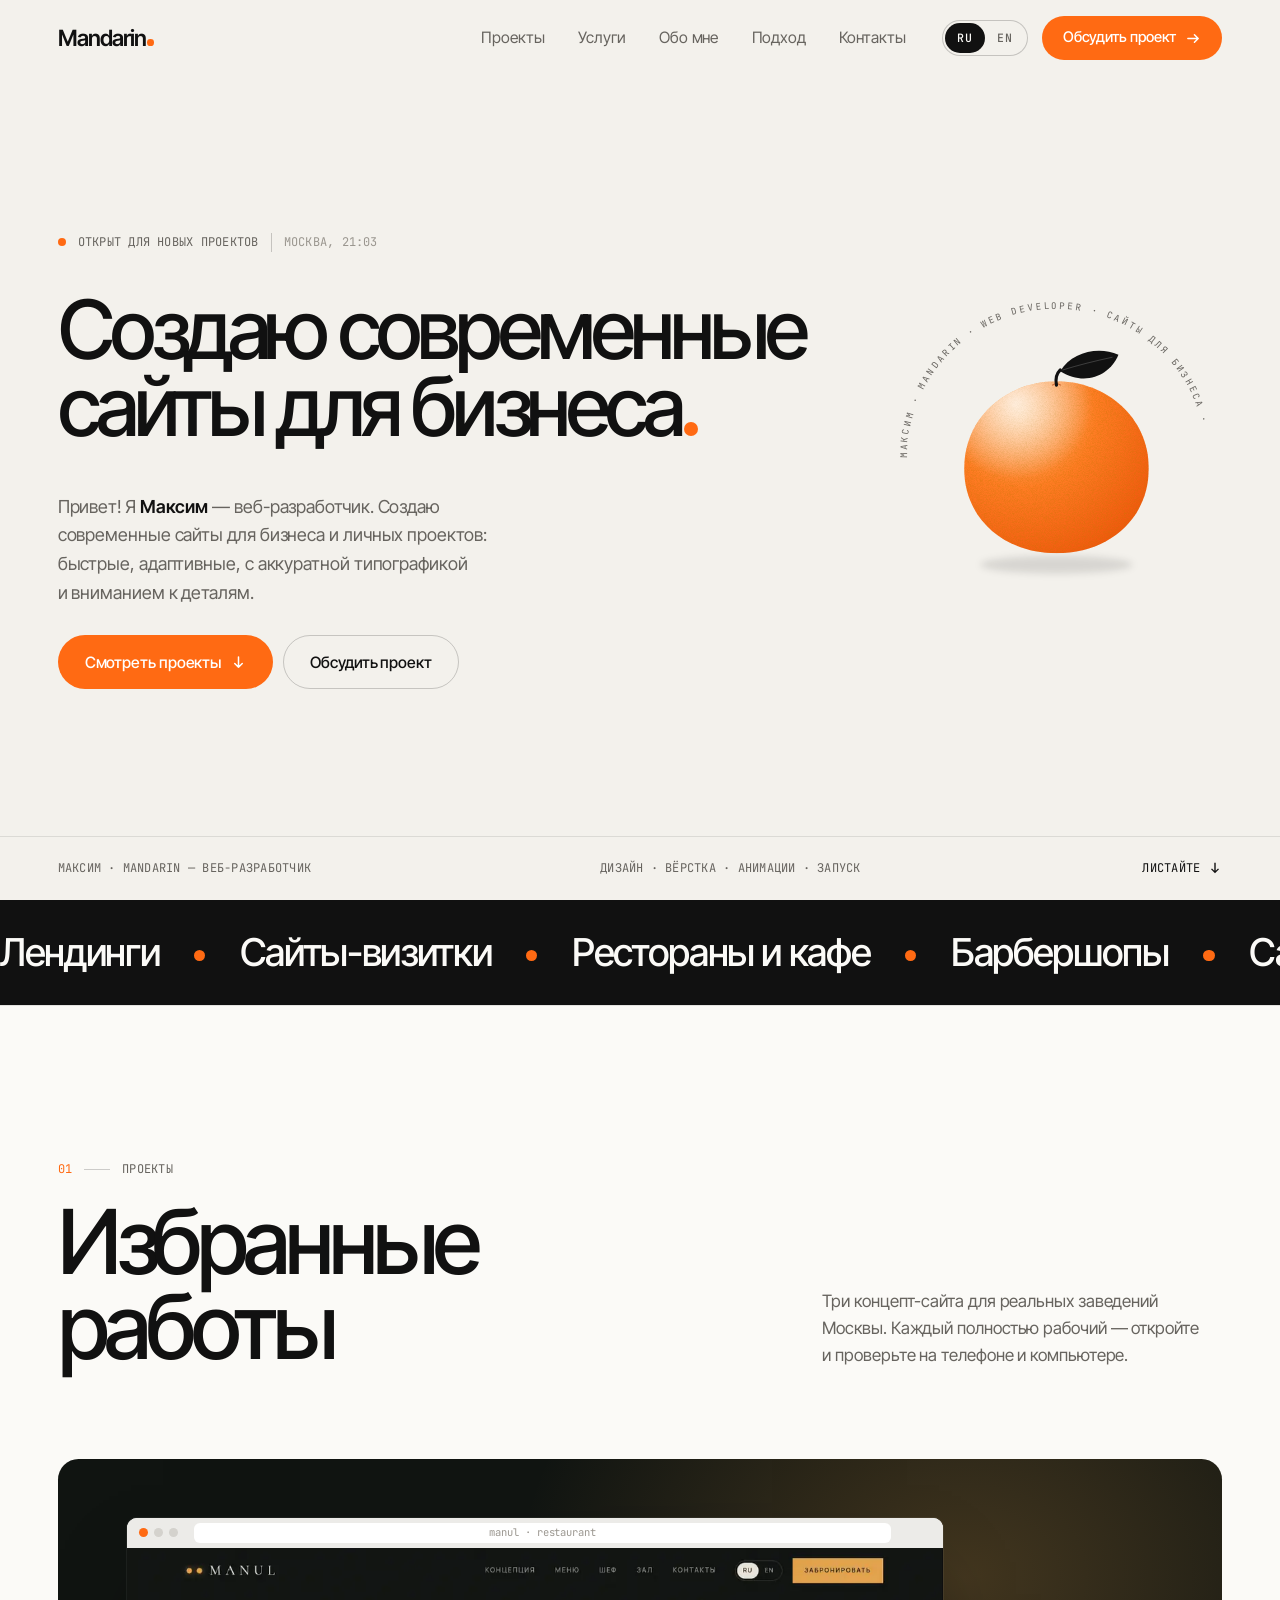
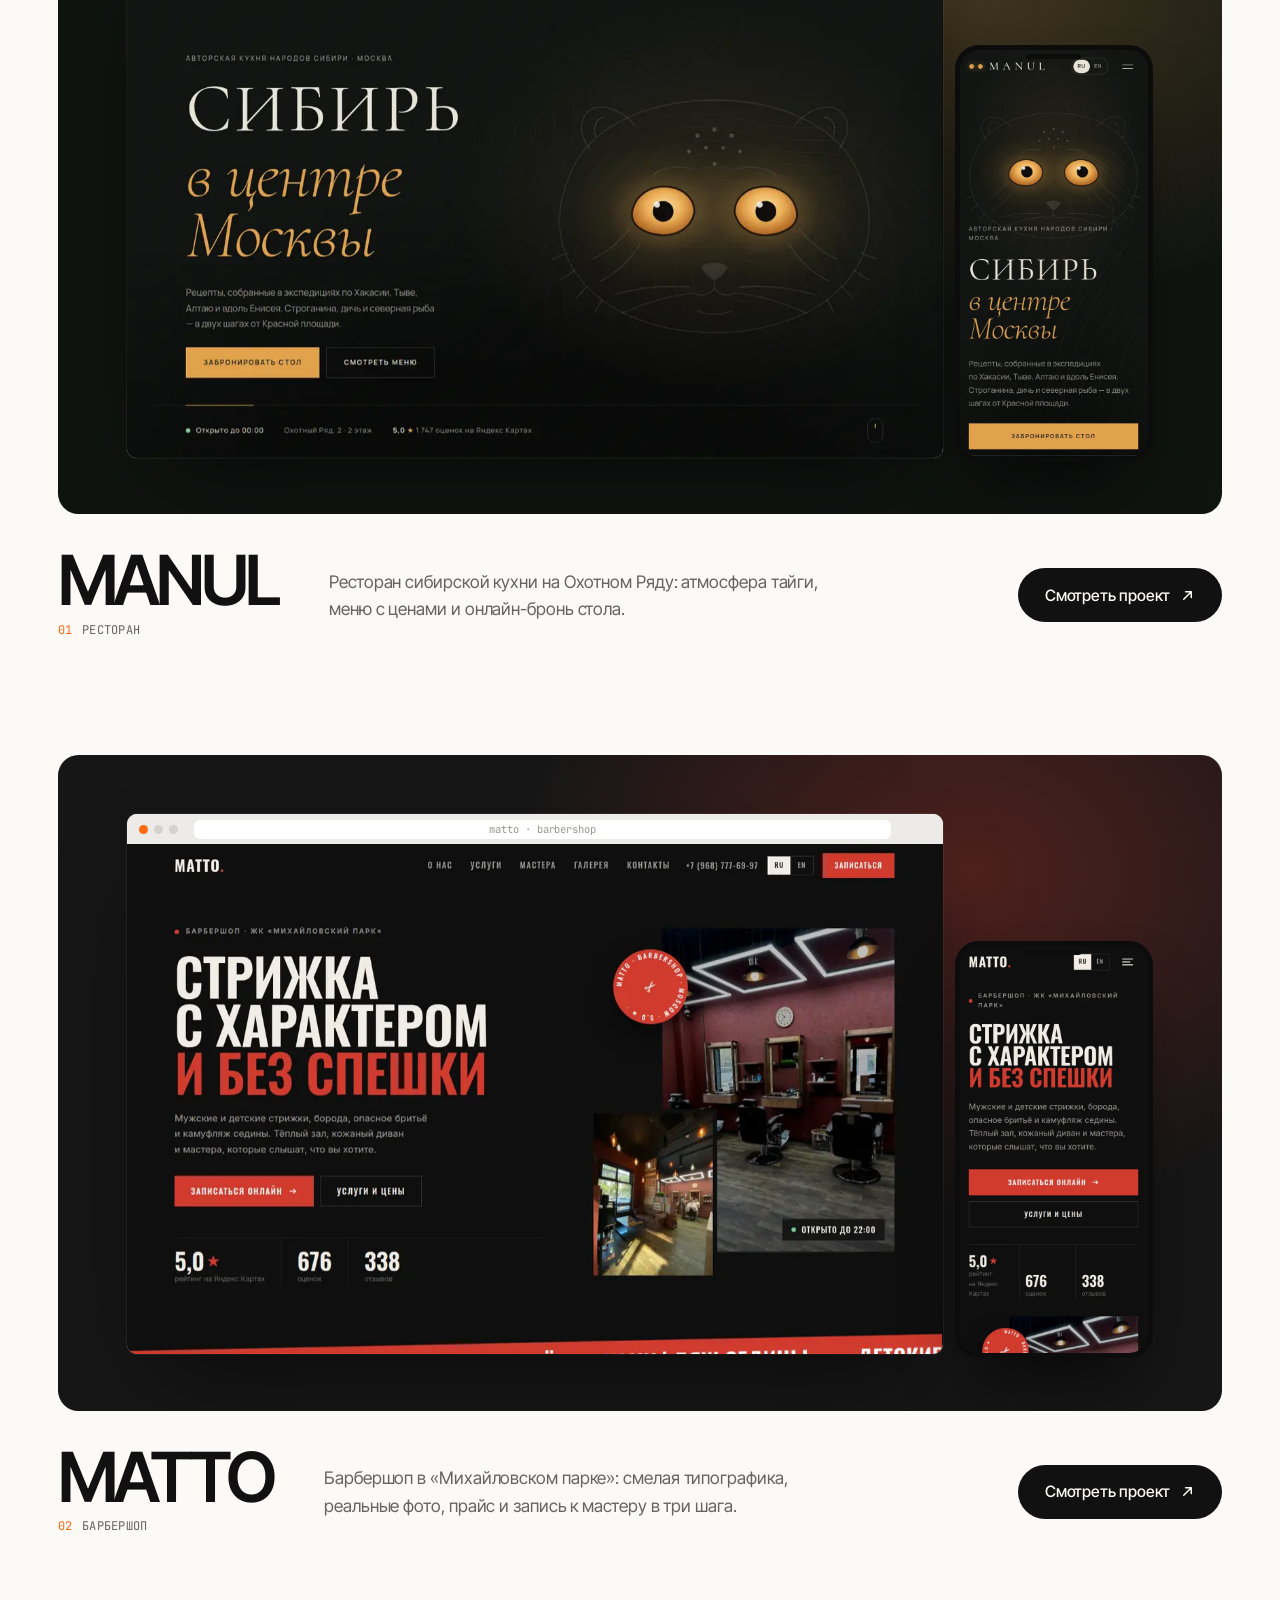
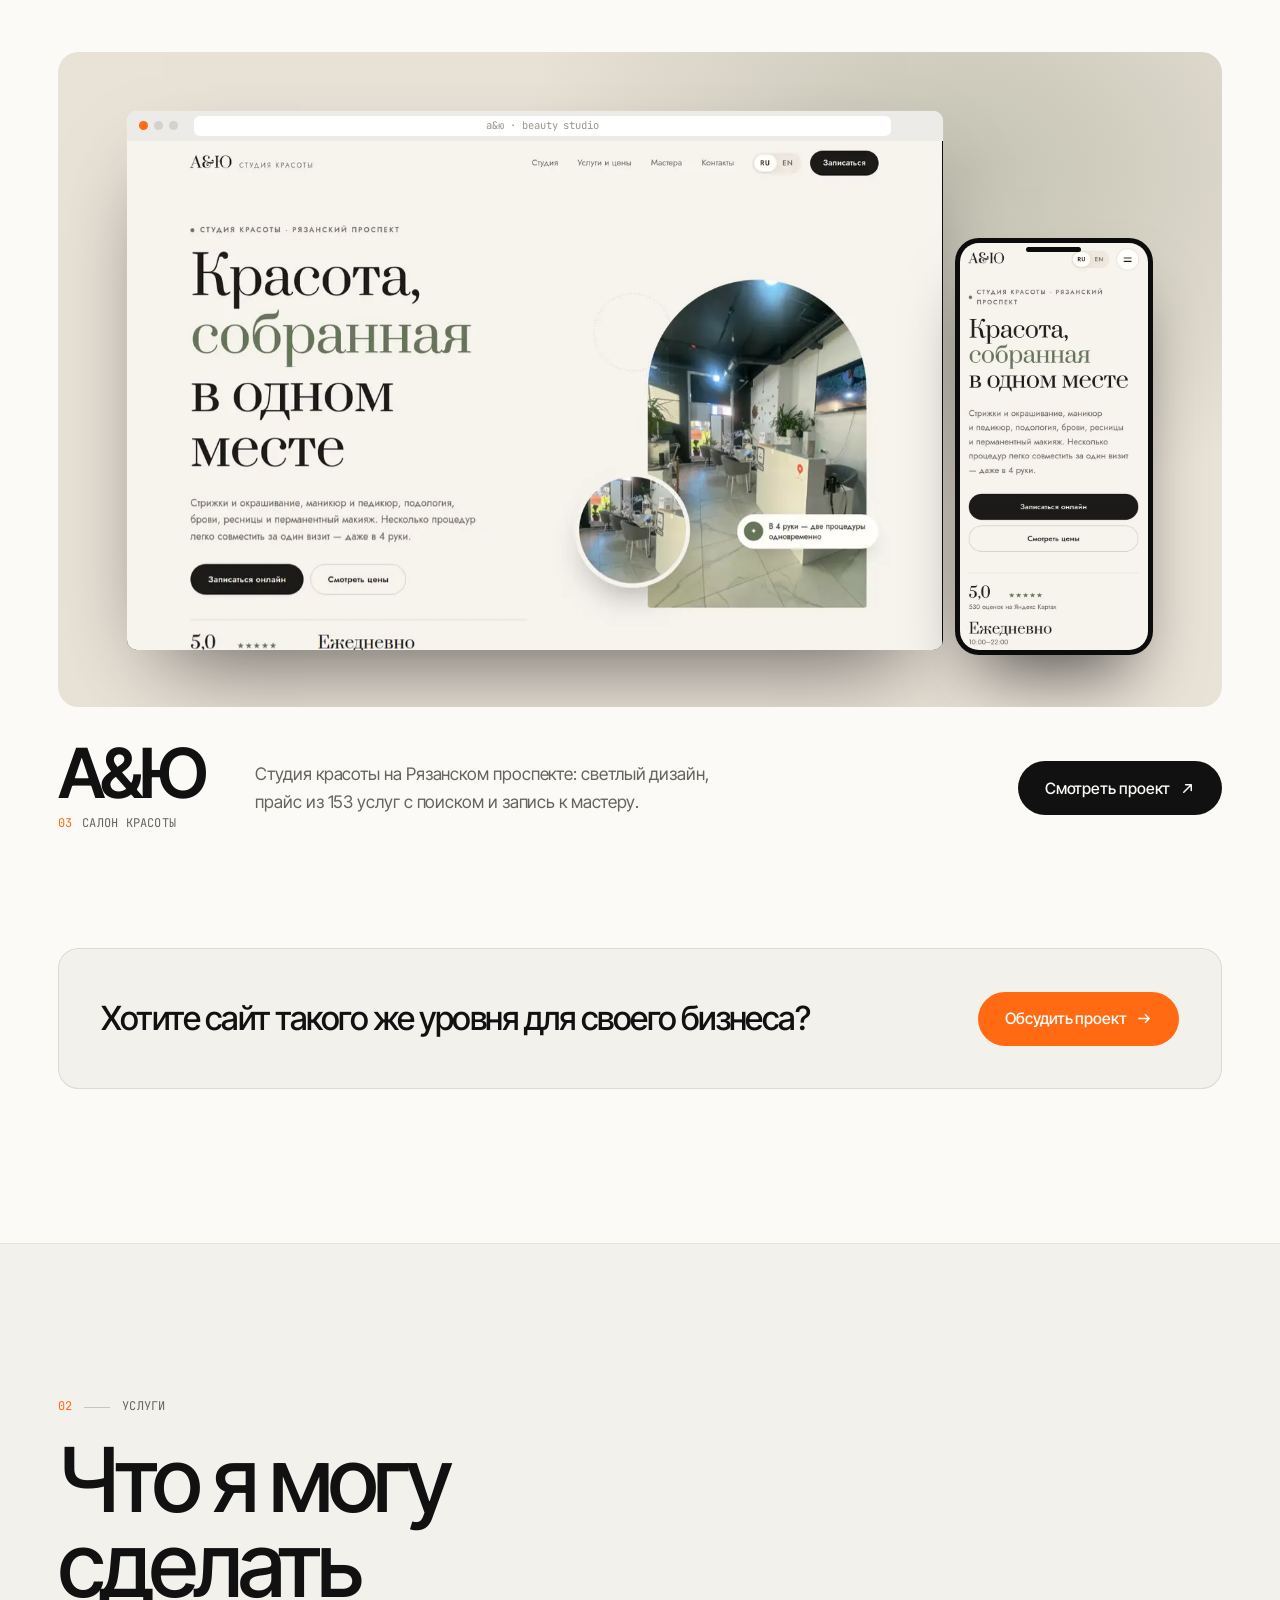
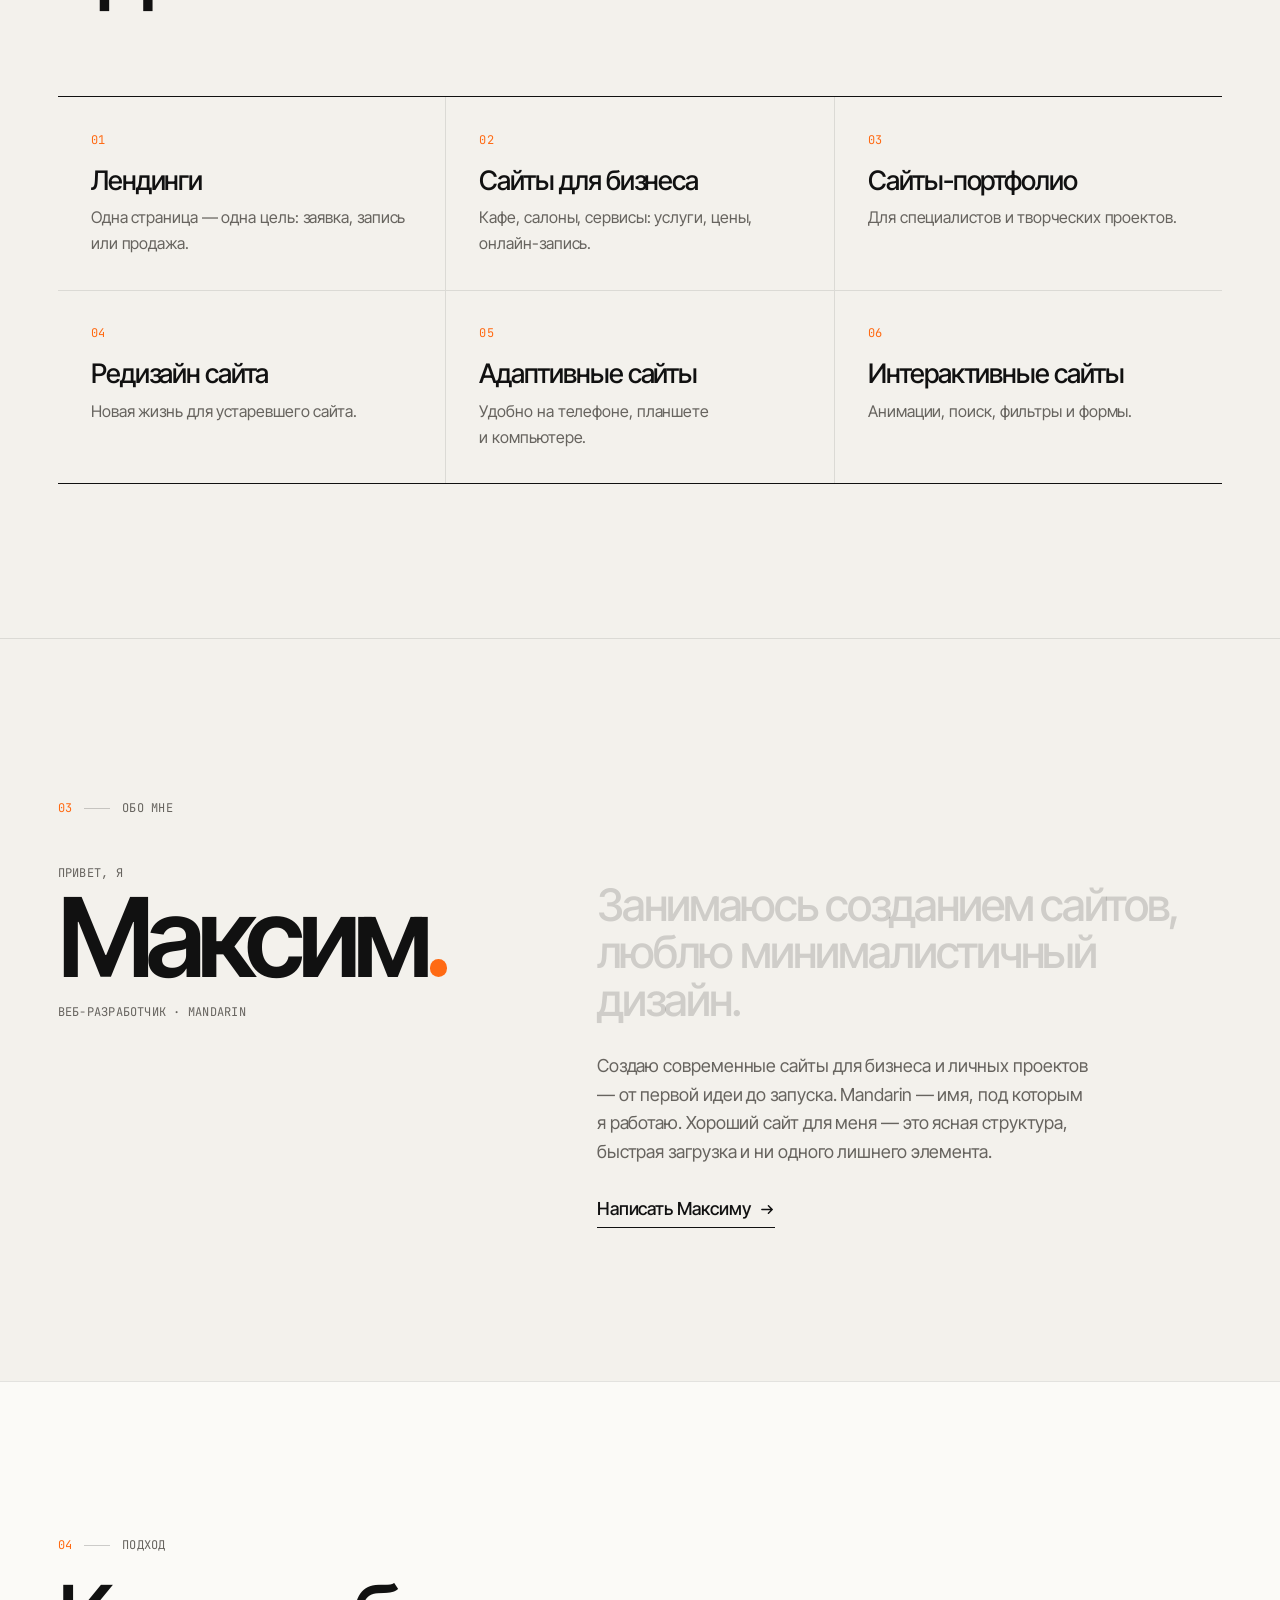
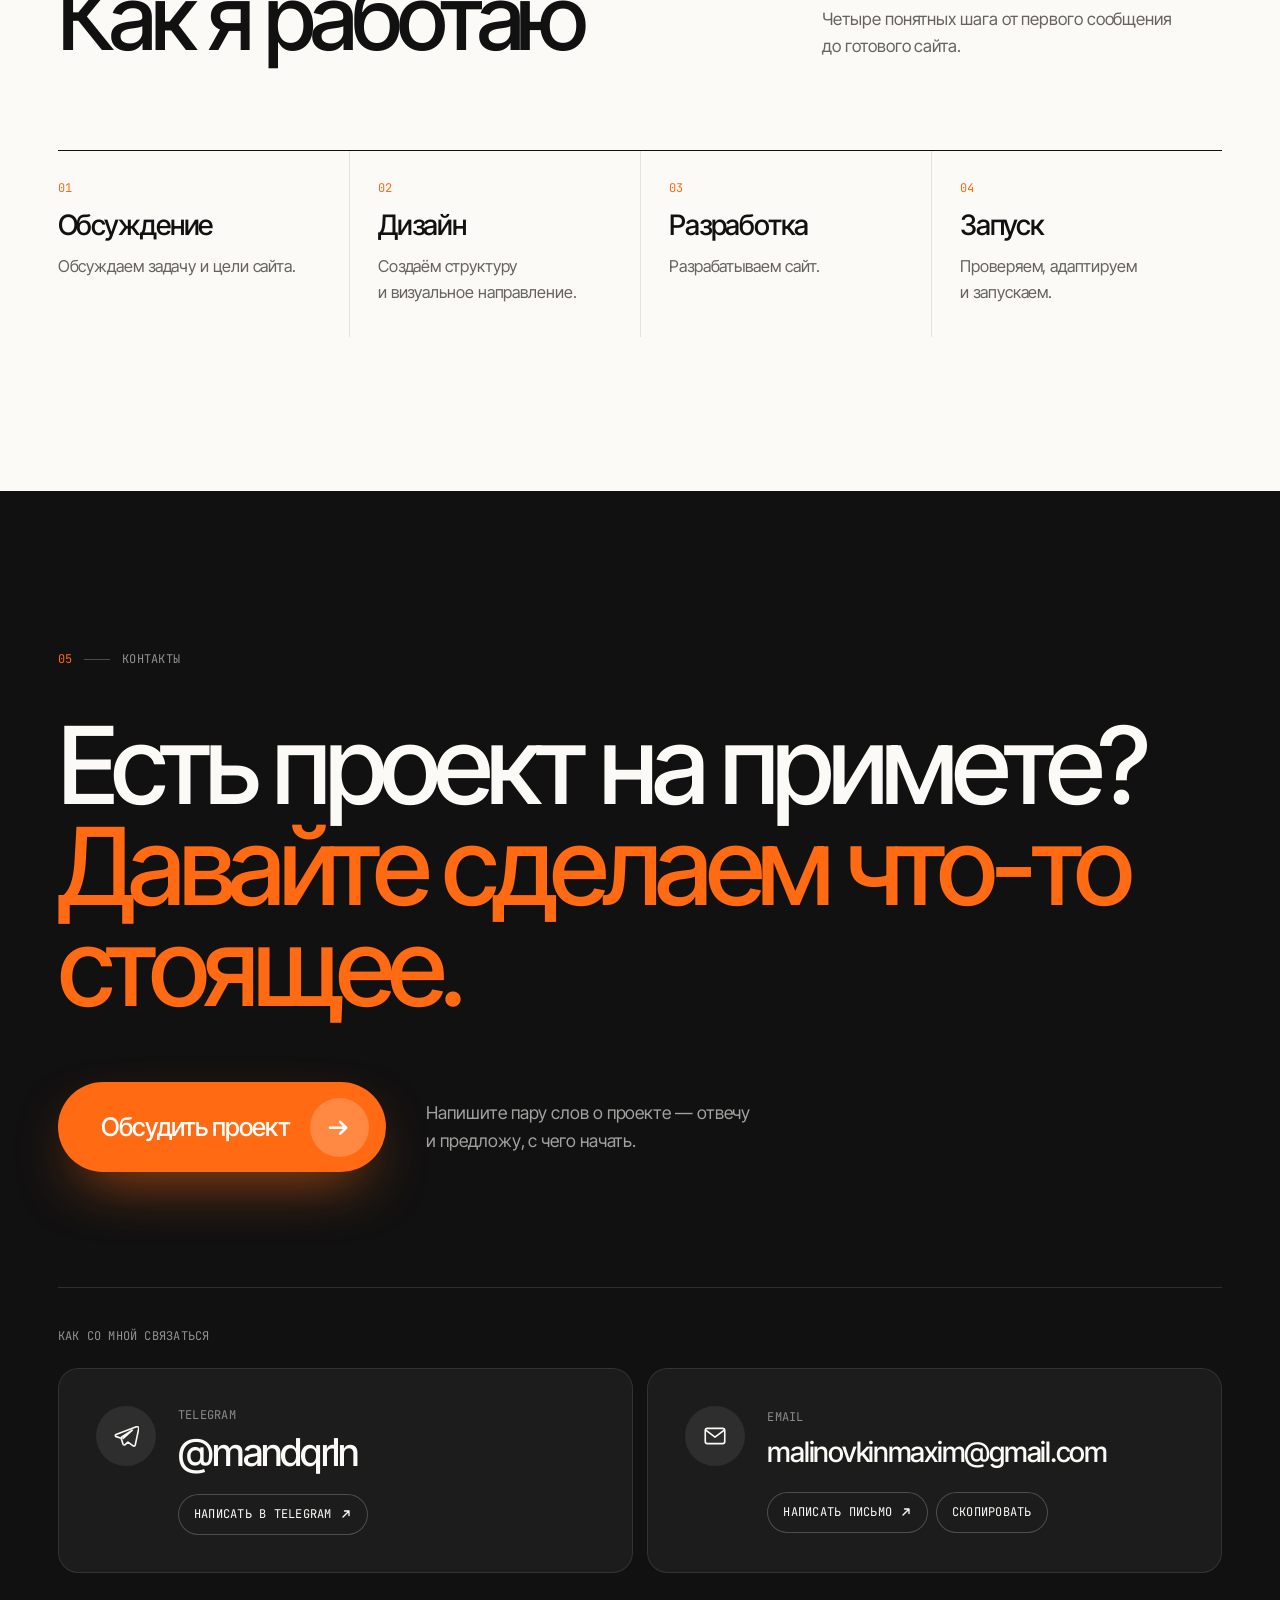
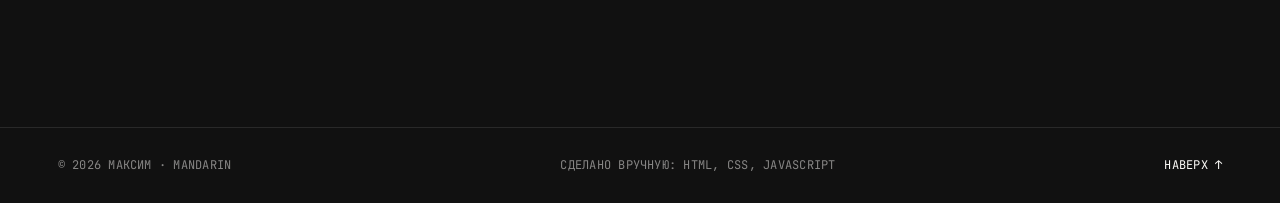
<file: portfolio/index.html>
<!doctype html>
<html lang="ru">
<head>
  <meta charset="utf-8">
  <meta name="viewport" content="width=device-width, initial-scale=1, viewport-fit=cover">
  <title data-i18n="meta.title">Максим (Mandarin) — веб-разработчик: современные сайты для бизнеса</title>
  <meta name="description" content="Максим (Mandarin) — веб-разработчик. Создаю современные сайты для бизнеса и личных проектов: лендинги, сайты-визитки, портфолио, редизайн. Проекты и контакты." data-i18n-attr="content:meta.description">
  <meta name="theme-color" content="#f3f1ec">
  <meta property="og:type" content="website">
  <meta property="og:title" content="Максим (Mandarin) — веб-разработчик">
  <meta property="og:description" content="Современные сайты для бизнеса. Портфолио: ресторан, барбершоп, салон красоты.">
  <meta property="og:image" content="assets/img/restaurant-desktop-ru.webp">
  <link rel="icon" href="assets/img/favicon.svg" type="image/svg+xml">
  <script>
    (function () {
      var d = document.documentElement, l = null;
      d.classList.add('js');
      try { l = new URLSearchParams(location.search).get('lang') || localStorage.getItem('mandarin-lang'); } catch (e) {}
      if (l === 'en') { d.lang = 'en'; d.classList.add('i18n-pending'); setTimeout(function () { d.classList.remove('i18n-pending'); }, 1500); }
    })();
  </script>
  <link rel="stylesheet" href="assets/css/fonts.css">
  <link rel="stylesheet" href="assets/css/style.css">
  <script type="application/ld+json">
  {
    "@context": "https://schema.org",
    "@type": "Person",
    "name": "Максим",
    "alternateName": "Mandarin",
    "jobTitle": "Веб-разработчик",
    "description": "Создаю современные сайты для бизнеса и личных проектов."
  }
  </script>
</head>
<body>
  <a class="skip-link" href="#main" data-i18n="a11y.skip">Перейти к содержимому</a>
  <div class="progress" aria-hidden="true"><span data-progress></span></div>
  <div class="cursor" aria-hidden="true" data-cursor><span data-cursor-label></span></div>

  <!-- ============================== HEADER ============================== -->
  <header class="header" id="header">
    <div class="container header__row">
      <a class="logo" href="#top" aria-label="Mandarin — на главную" data-i18n-attr="aria-label:a11y.home">Mandarin<i></i></a>
      <nav class="nav" aria-label="Основное меню" data-i18n-attr="aria-label:a11y.nav">
        <a href="#projects" data-i18n="nav.projects">Проекты</a>
        <a href="#services" data-i18n="nav.services">Услуги</a>
        <a href="#about" data-i18n="nav.about">Обо мне</a>
        <a href="#process" data-i18n="nav.process">Подход</a>
        <a href="#contact" data-i18n="nav.contact">Контакты</a>
      </nav>
      <div class="header__tools">
        <div class="lang" data-lang-switch role="group" aria-label="Язык / Language">
          <button type="button" data-lang-set="ru">RU</button>
          <button type="button" data-lang-set="en">EN</button>
        </div>
        <a class="btn btn--accent btn--sm header__cta" href="#contact"><span data-i18n="cta.talk">Обсудить проект</span> <svg viewBox="0 0 16 16" aria-hidden="true"><path d="M2 8h11M9 4l4 4-4 4"/></svg></a>
        <button class="burger" type="button" aria-expanded="false" aria-controls="drawer" aria-label="Открыть меню" data-i18n-attr="aria-label:a11y.menu"><span></span><span></span></button>
      </div>
    </div>
  </header>

  <div class="drawer" id="drawer" hidden>
    <nav class="drawer__nav" aria-label="Мобильное меню" data-i18n-attr="aria-label:a11y.mnav">
      <a href="#projects"><span class="mono">01</span> <span data-i18n="nav.projects">Проекты</span></a>
      <a href="#services"><span class="mono">02</span> <span data-i18n="nav.services">Услуги</span></a>
      <a href="#about"><span class="mono">03</span> <span data-i18n="nav.about">Обо мне</span></a>
      <a href="#process"><span class="mono">04</span> <span data-i18n="nav.process">Подход</span></a>
      <a href="#contact"><span class="mono">05</span> <span data-i18n="nav.contact">Контакты</span></a>
    </nav>
    <div class="drawer__foot">
      <a class="btn btn--accent drawer__cta" href="#contact"><span data-i18n="cta.talk">Обсудить проект</span> <svg viewBox="0 0 16 16" aria-hidden="true"><path d="M2 8h11M9 4l4 4-4 4"/></svg></a>
      <a href="https://t.me/mandqrln" target="_blank" rel="noopener">Telegram · @mandqrln</a>
      <a href="mailto:malinovkinmaxim@gmail.com">malinovkinmaxim@gmail.com</a>
    </div>
  </div>

  <main id="main" tabindex="-1">

    <!-- ============================== HERO ============================== -->
    <section class="hero" id="top">
      <div class="container hero__grid">
        <div class="hero__text">
          <p class="hero__status mono">
            <span class="pulse" aria-hidden="true"></span>
            <span data-i18n="hero.status">Открыт для новых проектов</span>
            <span class="hero__clock" data-clock></span>
          </p>
          <h1 class="hero__title">
            <span class="line"><span data-i18n="hero.t1">Создаю современные</span></span>
            <span class="line line--dot"><span data-i18n="hero.t2">сайты для&nbsp;бизнеса</span></span>
          </h1>
          <div class="hero__bottom">
            <p class="hero__lead" data-i18n="hero.lead">Привет! Я&nbsp;<strong>Максим</strong> — веб-разработчик. Создаю современные сайты для&nbsp;бизнеса и&nbsp;личных проектов: быстрые, адаптивные, с&nbsp;аккуратной типографикой и&nbsp;вниманием к&nbsp;деталям.</p>
            <div class="hero__cta">
              <a class="btn btn--accent" href="#projects"><span data-i18n="cta.work">Смотреть проекты</span> <svg viewBox="0 0 16 16" aria-hidden="true"><path d="M8 2v11M4 9l4 4 4-4"/></svg></a>
              <a class="btn btn--line" href="#contact"><span data-i18n="cta.talk">Обсудить проект</span></a>
            </div>
          </div>
        </div>

        <div class="hero__art" aria-hidden="true">
          <div class="fruit" data-fruit>
            <svg class="fruit__ring" viewBox="0 0 400 400">
              <defs><path id="ring-path" d="M200 200m-180 0a180 180 0 1 1 360 0a180 180 0 1 1-360 0"/></defs>
              <text><textPath href="#ring-path" data-i18n="hero.ring">МАКСИМ · MANDARIN · WEB DEVELOPER · САЙТЫ ДЛЯ БИЗНЕСА · </textPath></text>
            </svg>
            <svg class="fruit__body" viewBox="0 0 400 400">
              <defs>
                <radialGradient id="peel" cx="36%" cy="32%" r="78%">
                  <stop offset="0" stop-color="#ffc07f"/>
                  <stop offset=".38" stop-color="#ff7d24"/>
                  <stop offset=".78" stop-color="#f05a0e"/>
                  <stop offset="1" stop-color="#c2410c"/>
                </radialGradient>
                <radialGradient id="shine" cx="34%" cy="28%" r="30%">
                  <stop offset="0" stop-color="#fff" stop-opacity=".75"/>
                  <stop offset="1" stop-color="#fff" stop-opacity="0"/>
                </radialGradient>
                <filter id="pores" x="0" y="0" width="100%" height="100%">
                  <feTurbulence type="fractalNoise" baseFrequency="1.4" numOctaves="1" seed="3"/>
                  <feColorMatrix values="0 0 0 0 .55  0 0 0 0 .18  0 0 0 0 0  0 0 0 -2.4 1.5"/>
                </filter>
                <clipPath id="fruit-clip"><path d="M200 78c78 0 146 56 146 138 0 80-64 134-146 134S54 296 54 216c0-82 68-138 146-138z"/></clipPath>
              </defs>
              <ellipse class="fruit__shadow" cx="200" cy="368" rx="120" ry="14"/>
              <g clip-path="url(#fruit-clip)">
                <rect width="400" height="400" fill="url(#peel)"/>
                <rect width="400" height="400" filter="url(#pores)" opacity=".35"/>
                <rect width="400" height="400" fill="url(#shine)"/>
              </g>
              <path class="fruit__navel" d="M194 84c4-3 8-3 12 0"/>
              <path class="fruit__stem" d="M200 84c-2-10 0-18 6-24"/>
              <path class="fruit__leaf" d="M206 62c18-30 60-40 92-26-14 34-54 50-92 26z"/>
              <path class="fruit__vein" d="M210 60c26-8 50-14 78-20"/>
            </svg>
          </div>
        </div>
      </div>

      <div class="container hero__foot">
        <p class="mono" data-i18n="hero.foot1">Максим · Mandarin — веб-разработчик</p>
        <p class="mono" data-i18n="hero.foot2">Дизайн · Вёрстка · Анимации · Запуск</p>
        <a class="hero__scroll mono" href="#projects"><span data-i18n="hero.scroll">Листайте</span> <svg viewBox="0 0 16 16" aria-hidden="true"><path d="M8 2v11M4 9l4 4 4-4"/></svg></a>
      </div>
    </section>

    <div class="ticker" aria-hidden="true">
      <div class="ticker__track" data-ticker>
        <span data-i18n="ticker">Лендинги <i></i> Сайты-визитки <i></i> Рестораны и кафе <i></i> Барбершопы <i></i> Салоны красоты <i></i> Онлайн-запись <i></i> Адаптивная вёрстка <i></i> Анимации <i></i> RU / EN <i></i></span>
      </div>
    </div>

    <!-- ============================== PROJECTS ============================== -->
    <section class="section projects" id="projects">
      <div class="container">
        <div class="section-head">
          <p class="label mono" data-reveal><span>01</span> <span data-i18n="projects.label">Проекты</span></p>
          <h2 class="h2" data-reveal data-i18n="projects.title">Избранные работы</h2>
          <p class="section-head__note" data-reveal data-i18n="projects.note">Три концепт-сайта для реальных заведений Москвы. Каждый полностью рабочий — откройте и&nbsp;проверьте на&nbsp;телефоне и&nbsp;компьютере.</p>
        </div>

        <!-- Project 01 -->
        <article class="case case--manul" data-reveal>
          <a class="case__media" href="projects/restaurant/index.html" target="_blank" rel="noopener" data-lang-link data-cursor-text="cursor.view" aria-label="Смотреть проект: сайт ресторана MANUL" data-i18n-attr="aria-label:case1.aria">
            <div class="browser">
              <div class="browser__bar"><i></i><i></i><i></i><span>manul · restaurant</span></div>
              <div class="browser__screen"><img src="assets/img/restaurant-tall-ru.webp" data-src-ru="assets/img/restaurant-tall-ru.webp" data-src-en="assets/img/restaurant-tall-en.webp" width="1200" height="2250" loading="lazy" alt="Сайт ресторана MANUL на компьютере" data-i18n-attr="alt:case1.alt"></div>
            </div>
            <div class="phone"><img src="assets/img/restaurant-mobile-ru.webp" data-src-ru="assets/img/restaurant-mobile-ru.webp" data-src-en="assets/img/restaurant-mobile-en.webp" width="540" height="1168" loading="lazy" alt="Сайт ресторана MANUL на телефоне" data-i18n-attr="alt:case1.altM"></div>
          </a>
          <div class="case__info">
            <div class="case__head">
              <h3 class="case__title"><a href="projects/restaurant/index.html" target="_blank" rel="noopener" data-lang-link>MANUL</a></h3>
              <p class="case__cat mono"><span>01</span> <span data-i18n="case1.type">Ресторан</span></p>
            </div>
            <p class="case__desc" data-i18n="case1.desc">Ресторан сибирской кухни на&nbsp;Охотном Ряду: атмосфера тайги, меню с&nbsp;ценами и&nbsp;онлайн-бронь стола.</p>
            <a class="btn btn--ink case__btn" href="projects/restaurant/index.html" target="_blank" rel="noopener" data-lang-link><span data-i18n="cta.view">Смотреть проект</span> <svg viewBox="0 0 16 16" aria-hidden="true"><path d="M4 12L12 4M6 4h6v6"/></svg></a>
          </div>
        </article>

        <!-- Project 02 -->
        <article class="case case--matto" data-reveal>
          <a class="case__media" href="projects/barbershop/index.html" target="_blank" rel="noopener" data-lang-link data-cursor-text="cursor.view" aria-label="Смотреть проект: сайт барбершопа MATTO" data-i18n-attr="aria-label:case2.aria">
            <div class="browser">
              <div class="browser__bar"><i></i><i></i><i></i><span>matto · barbershop</span></div>
              <div class="browser__screen"><img src="assets/img/barbershop-tall-ru.webp" data-src-ru="assets/img/barbershop-tall-ru.webp" data-src-en="assets/img/barbershop-tall-en.webp" width="1200" height="2250" loading="lazy" alt="Сайт барбершопа MATTO на компьютере" data-i18n-attr="alt:case2.alt"></div>
            </div>
            <div class="phone"><img src="assets/img/barbershop-mobile-ru.webp" data-src-ru="assets/img/barbershop-mobile-ru.webp" data-src-en="assets/img/barbershop-mobile-en.webp" width="540" height="1168" loading="lazy" alt="Сайт барбершопа MATTO на телефоне" data-i18n-attr="alt:case2.altM"></div>
          </a>
          <div class="case__info">
            <div class="case__head">
              <h3 class="case__title"><a href="projects/barbershop/index.html" target="_blank" rel="noopener" data-lang-link>MATTO</a></h3>
              <p class="case__cat mono"><span>02</span> <span data-i18n="case2.type">Барбершоп</span></p>
            </div>
            <p class="case__desc" data-i18n="case2.desc">Барбершоп в&nbsp;«Михайловском парке»: смелая типографика, реальные фото, прайс и&nbsp;запись к&nbsp;мастеру в&nbsp;три шага.</p>
            <a class="btn btn--ink case__btn" href="projects/barbershop/index.html" target="_blank" rel="noopener" data-lang-link><span data-i18n="cta.view">Смотреть проект</span> <svg viewBox="0 0 16 16" aria-hidden="true"><path d="M4 12L12 4M6 4h6v6"/></svg></a>
          </div>
        </article>

        <!-- Project 03 -->
        <article class="case case--ayu" data-reveal>
          <a class="case__media" href="projects/beauty-salon/index.html" target="_blank" rel="noopener" data-lang-link data-cursor-text="cursor.view" aria-label="Смотреть проект: сайт студии красоты A&amp;Ю" data-i18n-attr="aria-label:case3.aria">
            <div class="browser">
              <div class="browser__bar"><i></i><i></i><i></i><span>a&amp;ю · beauty studio</span></div>
              <div class="browser__screen"><img src="assets/img/beauty-salon-tall-ru.webp" data-src-ru="assets/img/beauty-salon-tall-ru.webp" data-src-en="assets/img/beauty-salon-tall-en.webp" width="1200" height="2250" loading="lazy" alt="Сайт студии красоты A&amp;Ю на компьютере" data-i18n-attr="alt:case3.alt"></div>
            </div>
            <div class="phone"><img src="assets/img/beauty-salon-mobile-ru.webp" data-src-ru="assets/img/beauty-salon-mobile-ru.webp" data-src-en="assets/img/beauty-salon-mobile-en.webp" width="540" height="1168" loading="lazy" alt="Сайт студии красоты A&amp;Ю на телефоне" data-i18n-attr="alt:case3.altM"></div>
          </a>
          <div class="case__info">
            <div class="case__head">
              <h3 class="case__title"><a href="projects/beauty-salon/index.html" target="_blank" rel="noopener" data-lang-link>A&amp;Ю</a></h3>
              <p class="case__cat mono"><span>03</span> <span data-i18n="case3.type">Салон красоты</span></p>
            </div>
            <p class="case__desc" data-i18n="case3.desc">Студия красоты на&nbsp;Рязанском проспекте: светлый дизайн, прайс из&nbsp;153 услуг с&nbsp;поиском и&nbsp;запись к&nbsp;мастеру.</p>
            <a class="btn btn--ink case__btn" href="projects/beauty-salon/index.html" target="_blank" rel="noopener" data-lang-link><span data-i18n="cta.view">Смотреть проект</span> <svg viewBox="0 0 16 16" aria-hidden="true"><path d="M4 12L12 4M6 4h6v6"/></svg></a>
          </div>
        </article>

        <div class="projects__cta" data-reveal>
          <p data-i18n="projects.cta">Хотите сайт такого&nbsp;же уровня для своего бизнеса?</p>
          <a class="btn btn--accent" href="#contact"><span data-i18n="cta.talk">Обсудить проект</span> <svg viewBox="0 0 16 16" aria-hidden="true"><path d="M2 8h11M9 4l4 4-4 4"/></svg></a>
        </div>
      </div>
    </section>

    <!-- ============================== WHAT I CAN BUILD ============================== -->
    <section class="section build" id="services">
      <div class="container">
        <div class="section-head">
          <p class="label mono" data-reveal><span>02</span> <span data-i18n="build.label">Услуги</span></p>
          <h2 class="h2" data-reveal data-i18n="build.title">Что я&nbsp;могу сделать</h2>
        </div>
        <ul class="build__grid">
          <li class="build__item" data-reveal>
            <span class="build__n mono">01</span>
            <h3 data-i18n="build.1">Лендинги</h3>
            <p data-i18n="build.1t">Одна страница — одна цель: заявка, запись или продажа.</p>
          </li>
          <li class="build__item" data-reveal style="--d:1">
            <span class="build__n mono">02</span>
            <h3 data-i18n="build.2">Сайты для бизнеса</h3>
            <p data-i18n="build.2t">Кафе, салоны, сервисы: услуги, цены, онлайн-запись.</p>
          </li>
          <li class="build__item" data-reveal style="--d:2">
            <span class="build__n mono">03</span>
            <h3 data-i18n="build.3">Сайты-портфолио</h3>
            <p data-i18n="build.3t">Для специалистов и&nbsp;творческих проектов.</p>
          </li>
          <li class="build__item" data-reveal>
            <span class="build__n mono">04</span>
            <h3 data-i18n="build.4">Редизайн сайта</h3>
            <p data-i18n="build.4t">Новая жизнь для устаревшего сайта.</p>
          </li>
          <li class="build__item" data-reveal style="--d:1">
            <span class="build__n mono">05</span>
            <h3 data-i18n="build.5">Адаптивные сайты</h3>
            <p data-i18n="build.5t">Удобно на&nbsp;телефоне, планшете и&nbsp;компьютере.</p>
          </li>
          <li class="build__item" data-reveal style="--d:2">
            <span class="build__n mono">06</span>
            <h3 data-i18n="build.6">Интерактивные сайты</h3>
            <p data-i18n="build.6t">Анимации, поиск, фильтры и&nbsp;формы.</p>
          </li>
        </ul>
      </div>
    </section>

    <!-- ============================== ABOUT ============================== -->
    <section class="section about" id="about">
      <div class="container">
        <p class="label mono" data-reveal><span>03</span> <span data-i18n="about.label">Обо мне</span></p>
        <div class="about__grid">
          <div class="about__id" data-reveal>
            <p class="about__hello mono" data-i18n="about.hello">Привет, я</p>
            <h2 class="about__name" data-i18n="about.name">Максим</h2>
            <p class="about__role mono" data-i18n="about.role">Веб-разработчик · Mandarin</p>
          </div>
          <div class="about__body">
            <p class="about__statement" data-split data-i18n="about.statement">Занимаюсь созданием сайтов, люблю минималистичный дизайн.</p>
            <p class="about__text" data-reveal data-i18n="about.text">Создаю современные сайты для&nbsp;бизнеса и&nbsp;личных проектов — от&nbsp;первой идеи до&nbsp;запуска. Mandarin — имя, под которым я&nbsp;работаю. Хороший сайт для меня — это ясная структура, быстрая загрузка и&nbsp;ни одного лишнего элемента.</p>
            <a class="about__link" href="#contact" data-reveal><span data-i18n="about.link">Написать Максиму</span> <svg viewBox="0 0 16 16" aria-hidden="true"><path d="M2 8h11M9 4l4 4-4 4"/></svg></a>
          </div>
        </div>
      </div>
    </section>

    <!-- ============================== PROCESS ============================== -->
    <section class="section process" id="process">
      <div class="container">
        <div class="section-head">
          <p class="label mono" data-reveal><span>04</span> <span data-i18n="process.label">Подход</span></p>
          <h2 class="h2" data-reveal data-i18n="process.title">Как я работаю</h2>
          <p class="section-head__note" data-reveal data-i18n="process.note">Четыре понятных шага от&nbsp;первого сообщения до&nbsp;готового сайта.</p>
        </div>
        <ol class="steps">
          <li class="step" data-reveal>
            <span class="step__n mono">01</span>
            <h3 data-i18n="process.s1">Обсуждение</h3>
            <p data-i18n="process.s1t">Обсуждаем задачу и&nbsp;цели сайта.</p>
          </li>
          <li class="step" data-reveal style="--d:1">
            <span class="step__n mono">02</span>
            <h3 data-i18n="process.s2">Дизайн</h3>
            <p data-i18n="process.s2t">Создаём структуру и&nbsp;визуальное направление.</p>
          </li>
          <li class="step" data-reveal style="--d:2">
            <span class="step__n mono">03</span>
            <h3 data-i18n="process.s3">Разработка</h3>
            <p data-i18n="process.s3t">Разрабатываем сайт.</p>
          </li>
          <li class="step" data-reveal style="--d:3">
            <span class="step__n mono">04</span>
            <h3 data-i18n="process.s4">Запуск</h3>
            <p data-i18n="process.s4t">Проверяем, адаптируем и&nbsp;запускаем.</p>
          </li>
        </ol>
      </div>
    </section>

    <!-- ============================== FINAL CTA + CONTACT ============================== -->
    <section class="section contact" id="contact">
      <div class="container">
        <p class="label mono" data-reveal><span>05</span> <span data-i18n="contact.label">Контакты</span></p>

        <div class="cta">
          <h2 class="cta__title" data-reveal>
            <span data-i18n="cta.t1">Есть проект на&nbsp;примете?</span>
            <span class="cta__accent" data-i18n="cta.t2">Давайте сделаем что-то стоящее.</span>
          </h2>
          <div class="cta__action" data-reveal>
            <a class="cta__btn" href="https://t.me/mandqrln" target="_blank" rel="noopener" data-magnetic>
              <span data-i18n="cta.discuss">Обсудить проект</span>
              <span class="cta__arrow" aria-hidden="true"><svg viewBox="0 0 16 16"><path d="M2 8h11M9 4l4 4-4 4"/></svg></span>
            </a>
            <p class="cta__note" data-i18n="contact.text">Напишите пару слов о&nbsp;проекте — отвечу и&nbsp;предложу, с&nbsp;чего начать.</p>
          </div>
        </div>

        <div class="contact__block">
          <p class="contact__lead mono" data-reveal data-i18n="contact.lead">Как со мной связаться</p>
          <div class="contact__cards">
            <a class="ccard" href="https://t.me/mandqrln" target="_blank" rel="noopener" data-reveal data-cursor-text="cursor.write">
              <span class="ccard__icon" aria-hidden="true"><svg viewBox="0 0 24 24"><path d="M21.5 3.5L2.8 10.7c-.9.4-.9 1.6.1 1.9l4.6 1.4 1.8 5.6c.3.8 1.3 1 1.9.4l2.6-2.4 4.8 3.5c.7.5 1.7.1 1.9-.7l3.3-15.4c.2-1-.8-1.8-1.7-1.5zM9.4 14.2l8.4-7.5-10 6.4"/></svg></span>
              <span class="ccard__label mono">Telegram</span>
              <span class="ccard__value">@mandqrln</span>
              <span class="ccard__action mono"><span data-i18n="contact.tg">Написать в Telegram</span> <svg viewBox="0 0 16 16" aria-hidden="true"><path d="M4 12L12 4M6 4h6v6"/></svg></span>
            </a>
            <div class="ccard ccard--mail" data-reveal style="--d:1">
              <span class="ccard__icon" aria-hidden="true"><svg viewBox="0 0 24 24"><rect x="3" y="5" width="18" height="14" rx="2"/><path d="M3.5 6.5l8.5 6.5 8.5-6.5"/></svg></span>
              <span class="ccard__label mono">Email</span>
              <a class="ccard__value" href="mailto:malinovkinmaxim@gmail.com" data-email>malinovkinmaxim<wbr>@gmail.com</a>
              <span class="ccard__actions">
                <a class="ccard__action mono" href="mailto:malinovkinmaxim@gmail.com"><span data-i18n="contact.mail">Написать письмо</span> <svg viewBox="0 0 16 16" aria-hidden="true"><path d="M4 12L12 4M6 4h6v6"/></svg></a>
                <button class="ccard__copy mono" type="button" data-copy="malinovkinmaxim@gmail.com"><span data-i18n="contact.copy">Скопировать</span></button>
              </span>
            </div>
          </div>
        </div>
      </div>
    </section>
  </main>

  <!-- ============================== FOOTER ============================== -->
  <footer class="footer">
    <div class="container footer__row">
      <p class="mono">© <span data-year>2026</span> <span data-i18n="footer.name">Максим</span> · Mandarin</p>
      <p class="mono" data-i18n="footer.made">Сделано вручную: HTML, CSS, JavaScript</p>
      <a class="mono footer__top" href="#top"><span data-i18n="footer.top">Наверх</span> ↑</a>
    </div>
  </footer>

  <a class="fab" href="#contact" data-fab><span data-i18n="cta.talk">Обсудить проект</span> <svg viewBox="0 0 16 16" aria-hidden="true"><path d="M2 8h11M9 4l4 4-4 4"/></svg></a>
  <div class="toast mono" role="status" aria-live="polite" data-toast></div>

  <script src="assets/js/content.js"></script>
  <script src="assets/js/i18n.js"></script>
  <script src="assets/js/main.js"></script>
</body>
</html>
</file>
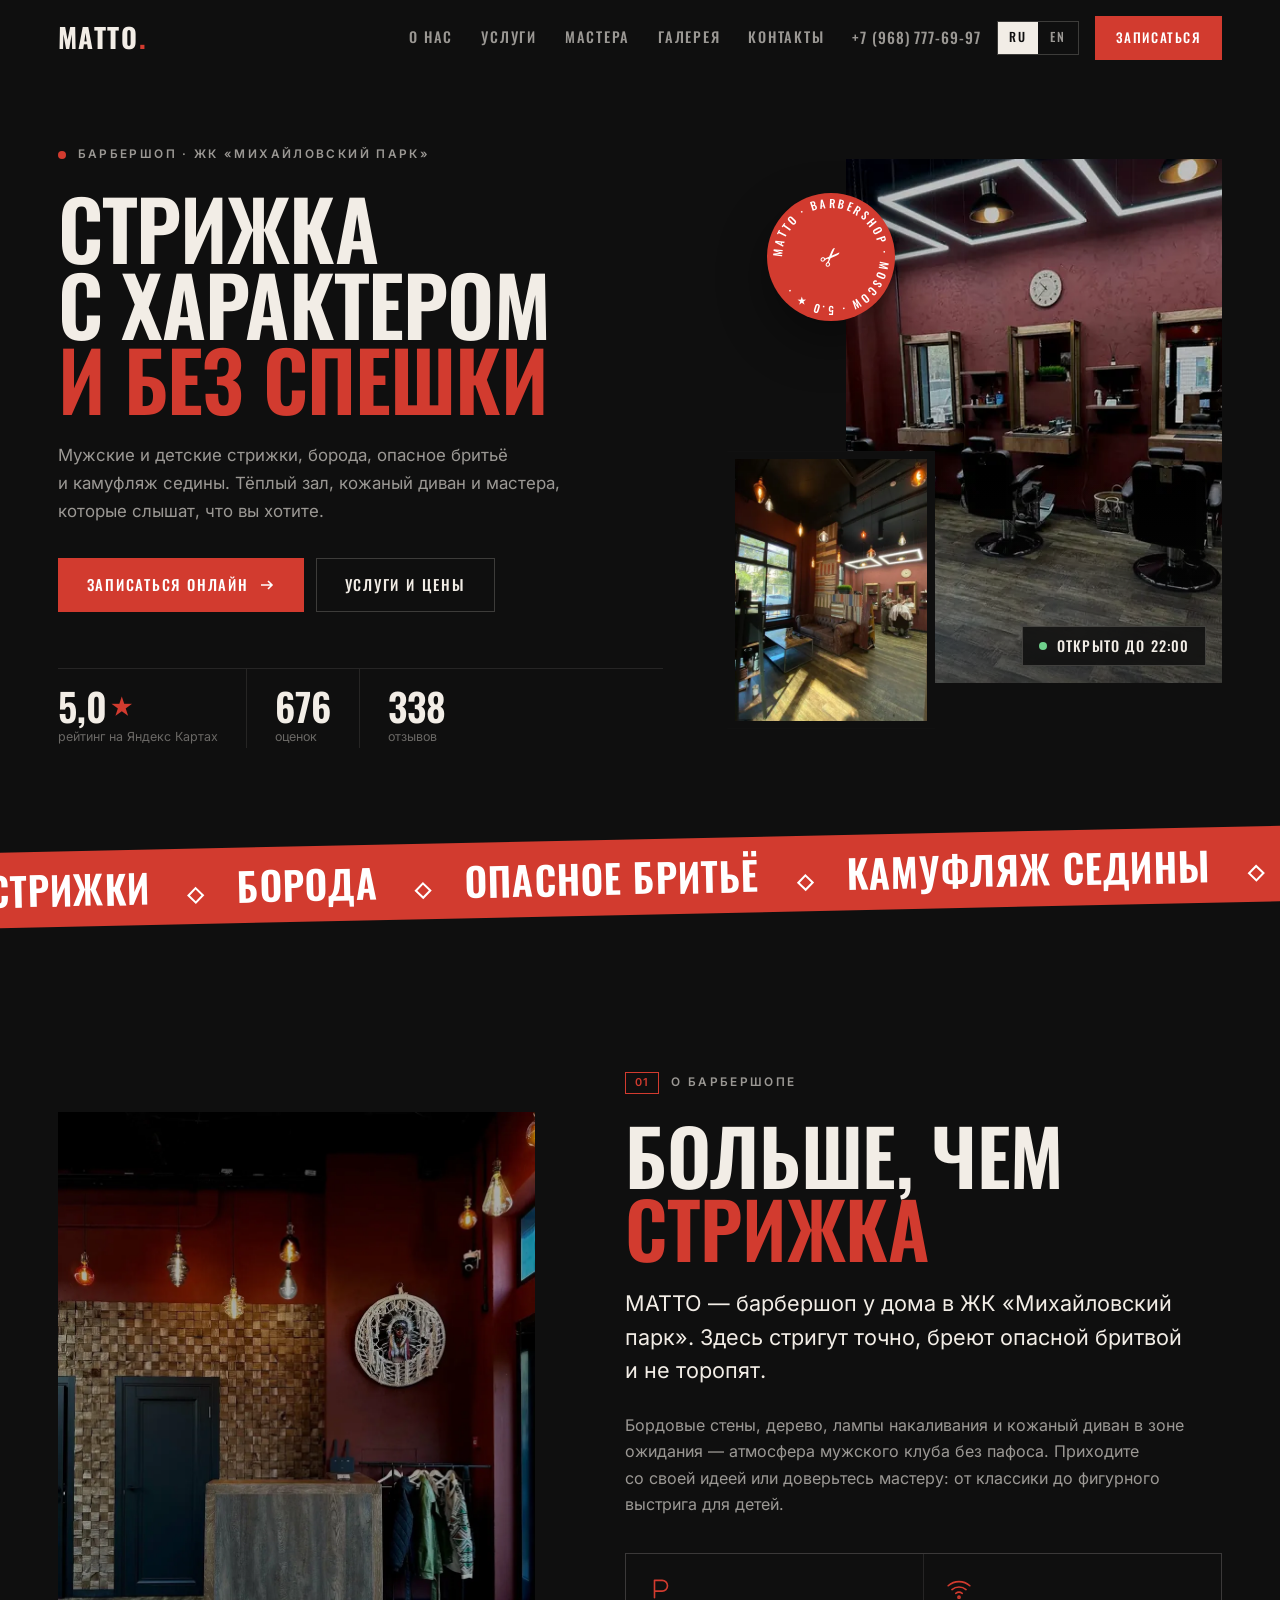
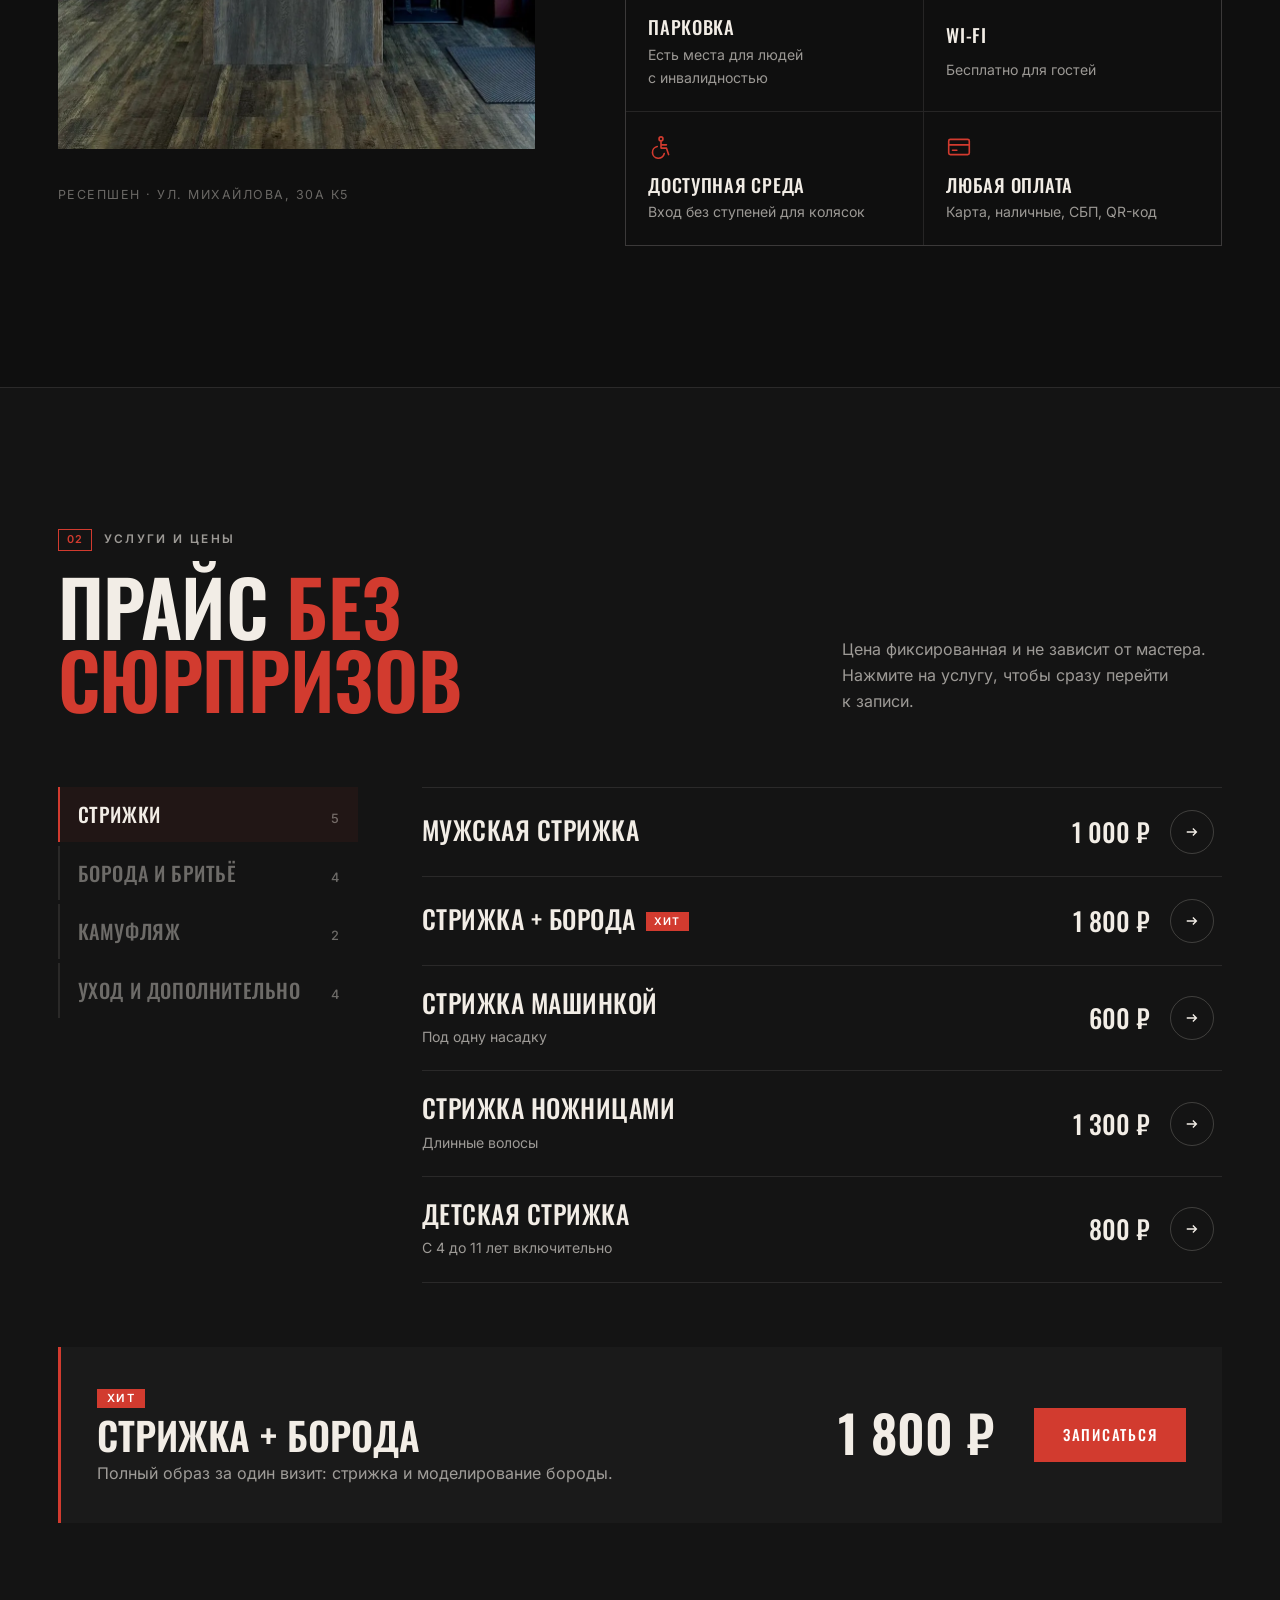
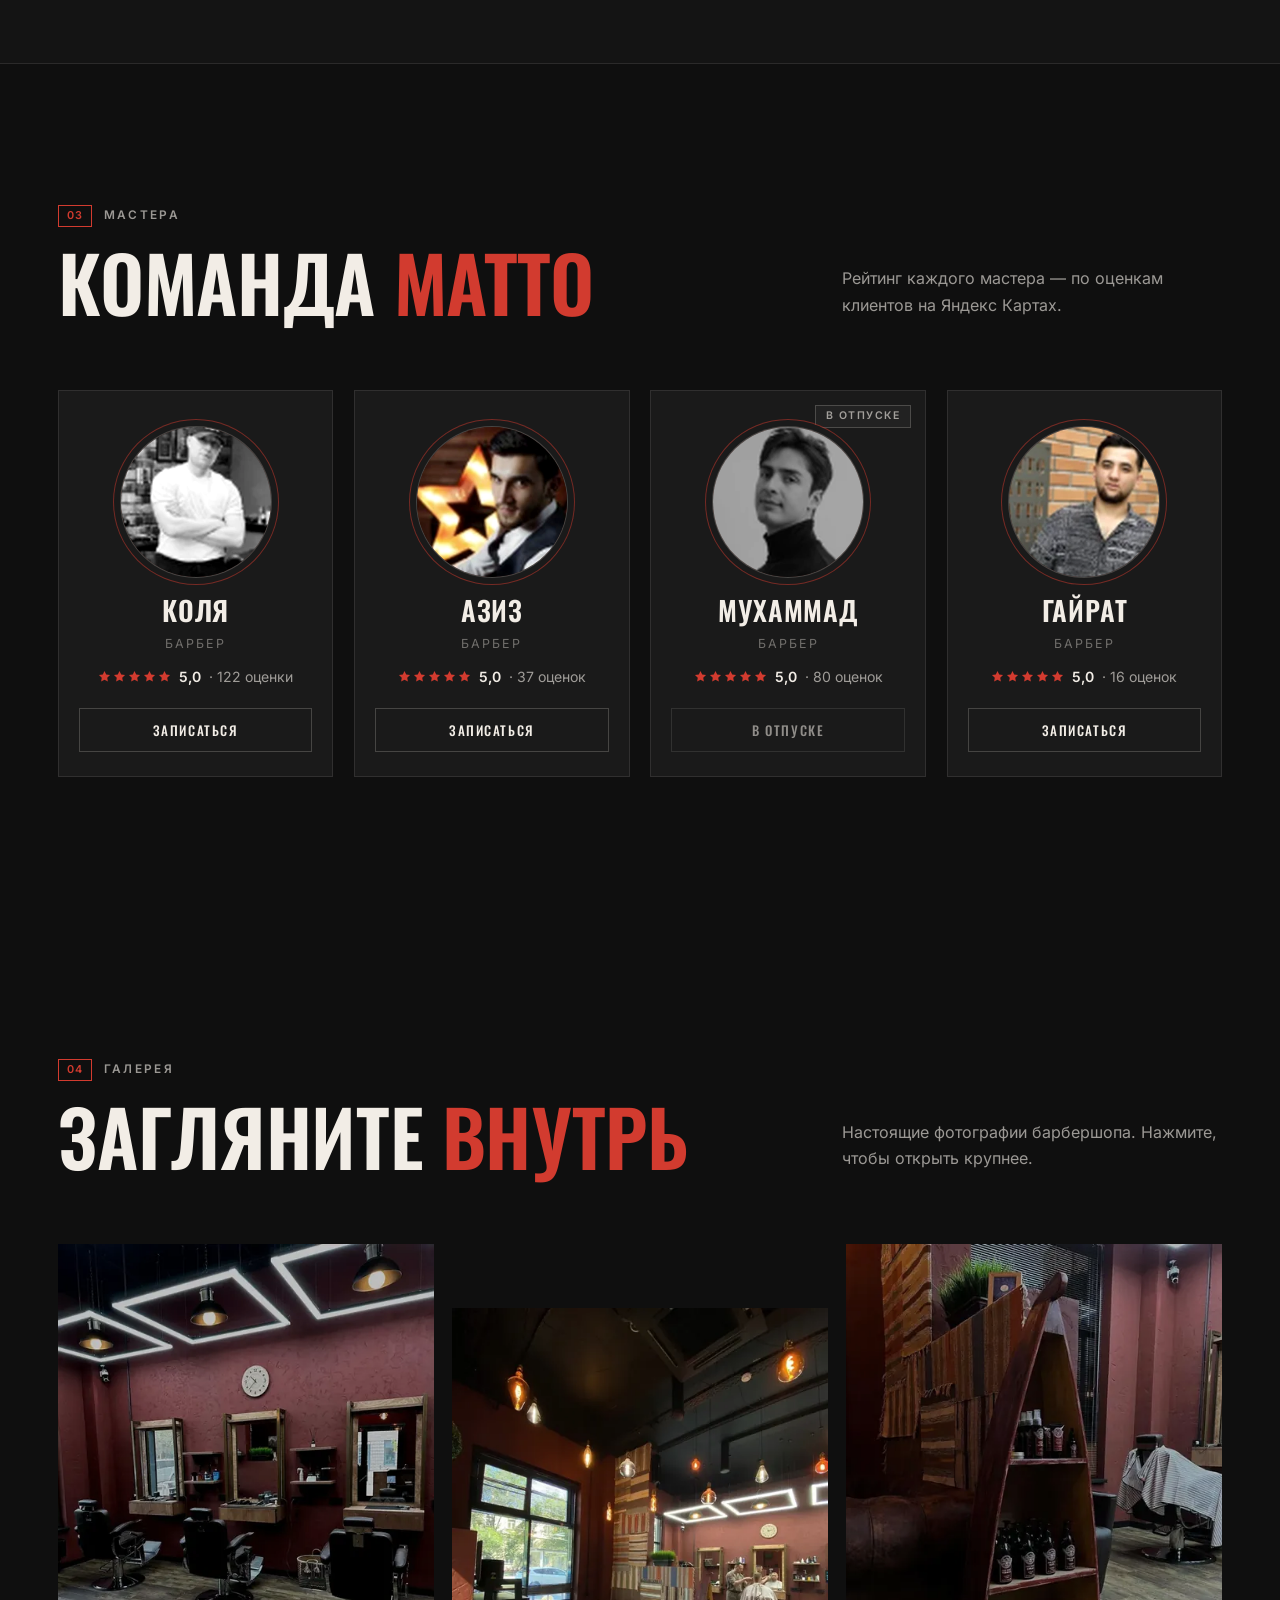
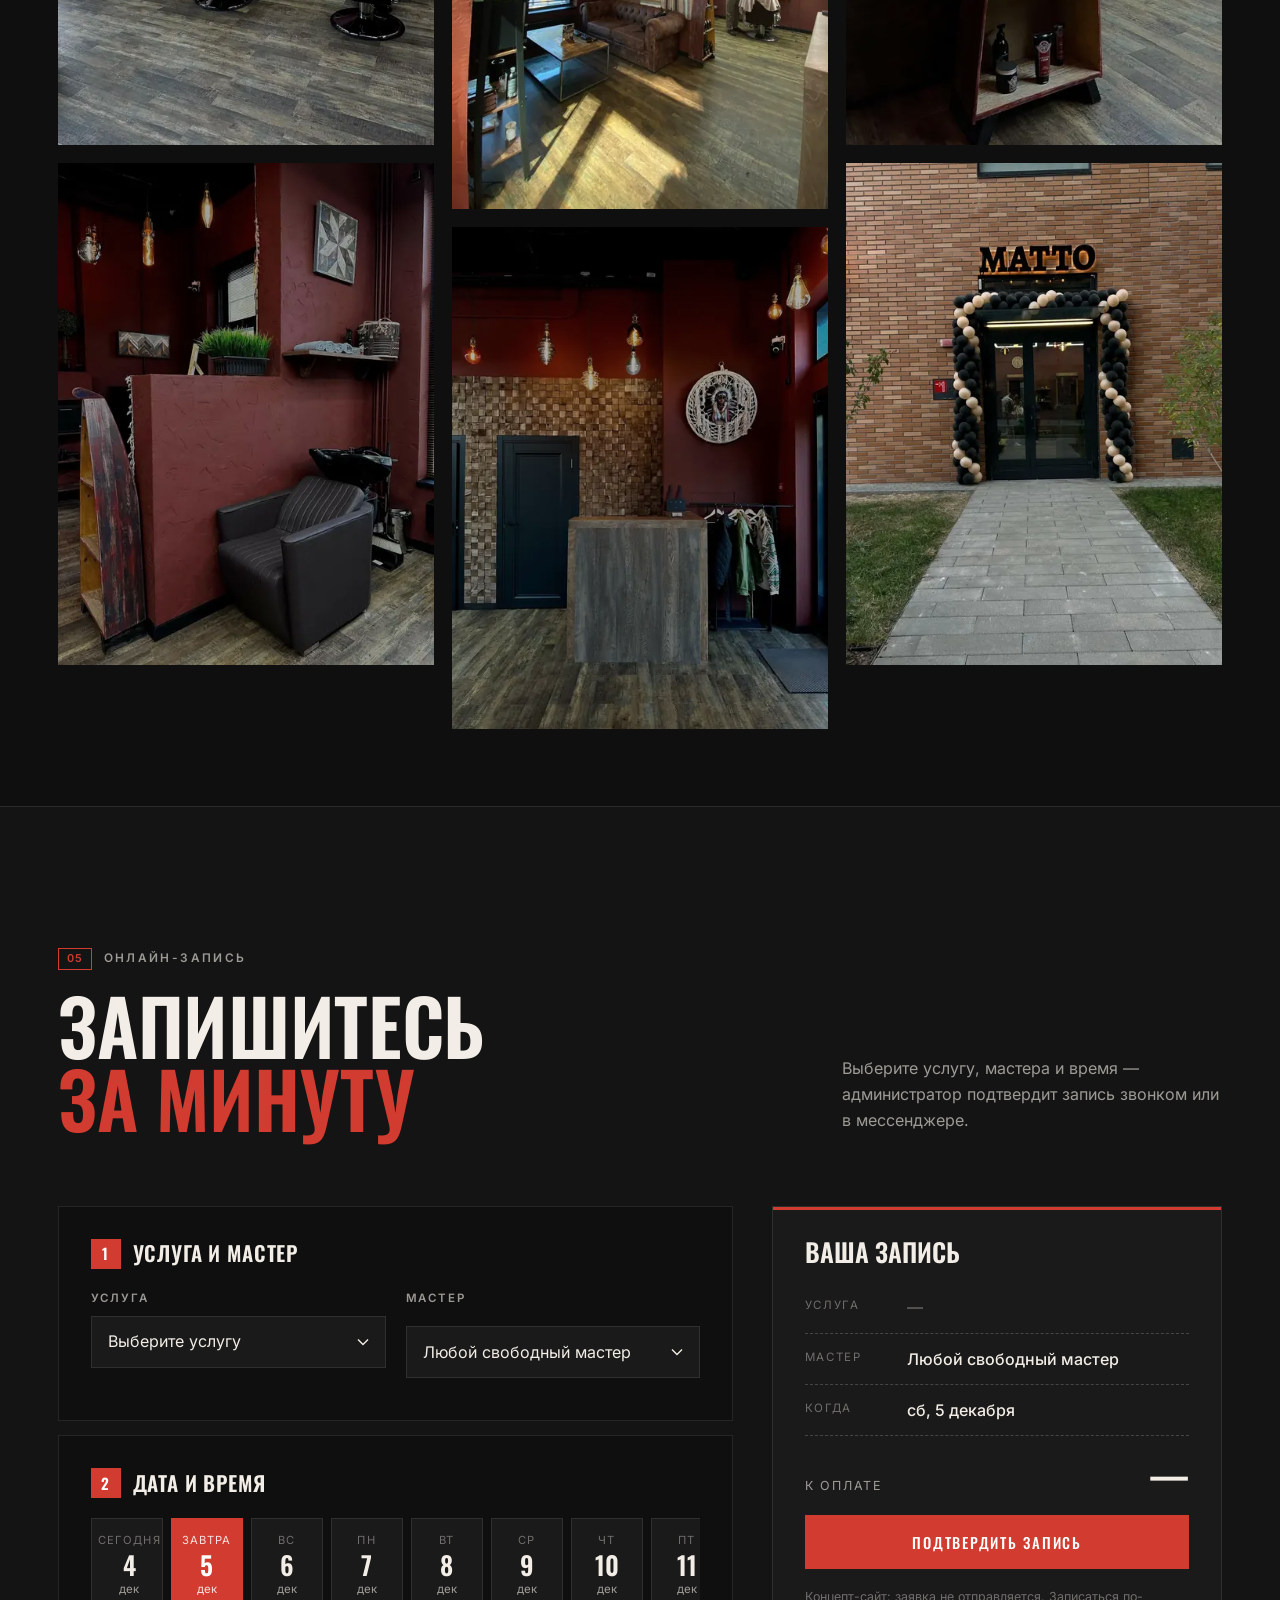
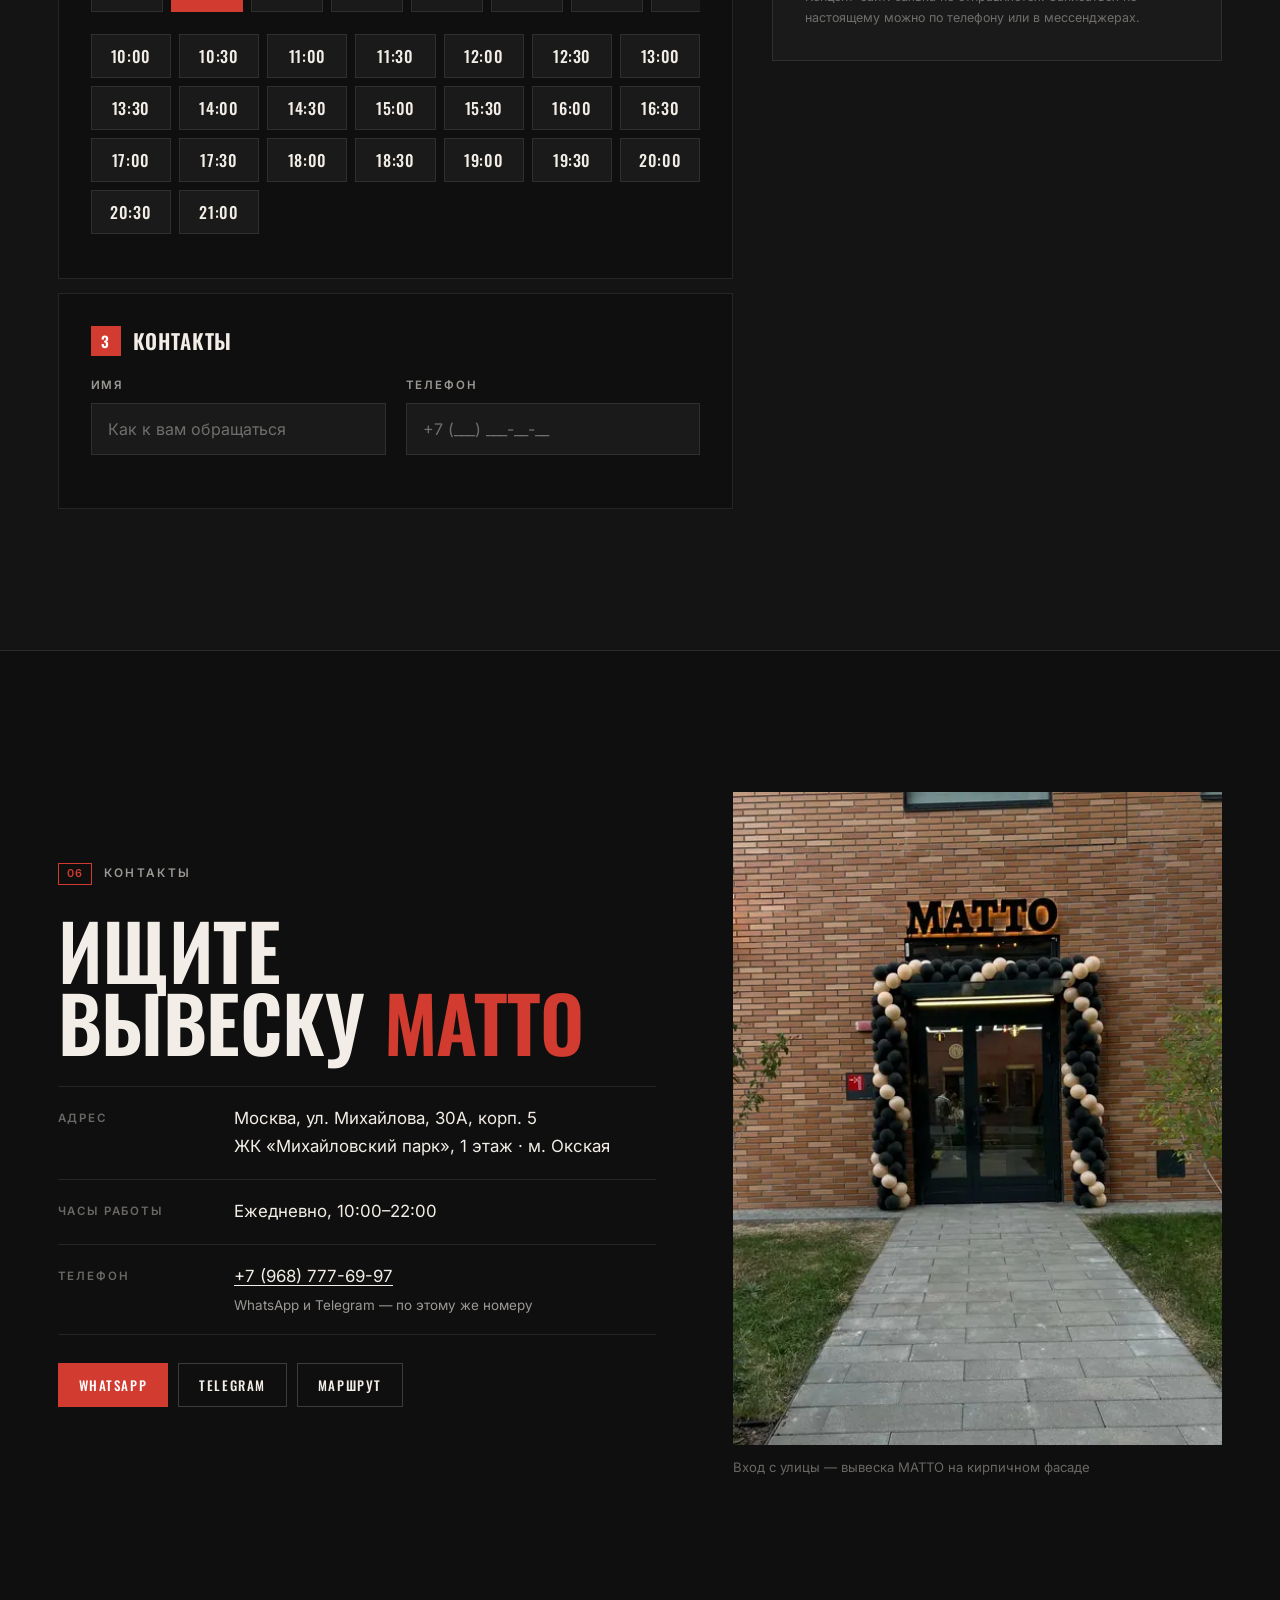
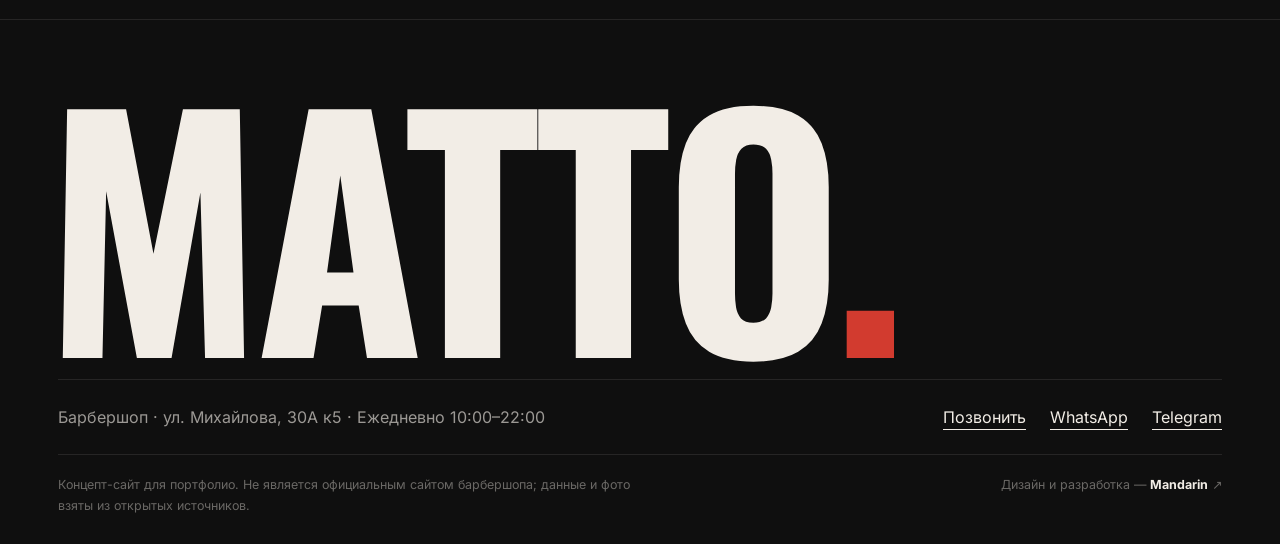
<file: portfolio/projects/barbershop/index.html>
<!doctype html>
<html lang="ru">
<head>
  <meta charset="utf-8">
  <meta name="viewport" content="width=device-width, initial-scale=1, viewport-fit=cover">
  <title data-i18n="meta.title">MATTO — барбершоп в ЖК «Михайловский парк», Москва</title>
  <meta name="description" content="Барбершоп MATTO: мужские и детские стрижки, борода, опасное бритьё, камуфляж. Ежедневно 10:00–22:00. ул. Михайлова, 30А к5. Запись +7 (968) 777-69-97." data-i18n-attr="content:meta.description">
  <meta name="theme-color" content="#0f0f0f">
  <meta property="og:type" content="website">
  <meta property="og:title" content="MATTO — барбершоп в Михайловском парке">
  <meta property="og:image" content="images/hall.webp">
  <link rel="icon" href="images/favicon.svg" type="image/svg+xml">
  <script>
    (function () {
      var d = document.documentElement, l = null;
      d.classList.add('js');
      try { l = new URLSearchParams(location.search).get('lang') || localStorage.getItem('mandarin-lang'); } catch (e) {}
      if (l === 'en') { d.lang = 'en'; d.classList.add('i18n-pending'); setTimeout(function () { d.classList.remove('i18n-pending'); }, 1500); }
    })();
  </script>
  <link rel="preload" as="image" href="images/hall.webp" imagesrcset="images/hall-480.webp 480w, images/hall.webp 960w" imagesizes="(max-width: 900px) 70vw, 34vw">
  <link rel="stylesheet" href="css/fonts.css">
  <link rel="stylesheet" href="css/style.css">
  <script type="application/ld+json">
  {
    "@context": "https://schema.org",
    "@type": "BarberShop",
    "name": "MATTO",
    "telephone": "+7 968 777-69-97",
    "image": "images/hall.webp",
    "priceRange": "300–1800 ₽",
    "address": { "@type": "PostalAddress", "streetAddress": "ул. Михайлова, 30А, корп. 5", "addressLocality": "Москва", "addressCountry": "RU" },
    "openingHoursSpecification": [{ "@type": "OpeningHoursSpecification", "dayOfWeek": ["Monday", "Tuesday", "Wednesday", "Thursday", "Friday", "Saturday", "Sunday"], "opens": "10:00", "closes": "22:00" }],
    "aggregateRating": { "@type": "AggregateRating", "ratingValue": "5.0", "ratingCount": "676", "reviewCount": "338", "bestRating": "5" }
  }
  </script>
</head>
<body>
  <a class="skip-link" href="#main" data-i18n="a11y.skip">Перейти к содержимому</a>

  <!-- ============================== HEADER ============================== -->
  <header class="header" id="header">
    <div class="container header__row">
      <a class="logo" href="#top" aria-label="MATTO" data-i18n-attr="aria-label:a11y.home">MATTO<i>.</i></a>
      <nav class="nav" aria-label="Основное меню" data-i18n-attr="aria-label:a11y.nav">
        <a href="#about" data-i18n="nav.about">О нас</a>
        <a href="#services" data-i18n="nav.services">Услуги</a>
        <a href="#team" data-i18n="nav.team">Мастера</a>
        <a href="#gallery" data-i18n="nav.gallery">Галерея</a>
        <a href="#contacts" data-i18n="nav.contacts">Контакты</a>
      </nav>
      <div class="header__tools">
        <a class="header__phone" href="tel:+79687776997">+7 (968) 777-69-97</a>
        <div class="lang" data-lang-switch role="group" aria-label="Язык / Language">
          <button type="button" data-lang-set="ru">RU</button>
          <button type="button" data-lang-set="en">EN</button>
        </div>
        <a class="btn btn--accent btn--sm header__cta" href="#booking" data-i18n="cta.book">Записаться</a>
        <button class="burger" type="button" aria-expanded="false" aria-controls="drawer" aria-label="Открыть меню" data-i18n-attr="aria-label:a11y.menu"><span></span><span></span><span></span></button>
      </div>
    </div>
  </header>

  <div class="drawer" id="drawer" hidden>
    <nav class="drawer__nav" aria-label="Мобильное меню" data-i18n-attr="aria-label:a11y.mnav">
      <a href="#about" data-i18n="nav.about">О нас</a>
      <a href="#services" data-i18n="nav.services">Услуги</a>
      <a href="#team" data-i18n="nav.team">Мастера</a>
      <a href="#gallery" data-i18n="nav.gallery">Галерея</a>
      <a href="#booking" data-i18n="nav.booking">Запись</a>
      <a href="#contacts" data-i18n="nav.contacts">Контакты</a>
    </nav>
    <div class="drawer__foot">
      <a href="tel:+79687776997">+7 (968) 777-69-97</a>
      <p data-i18n="drawer.hours">Ежедневно 10:00–22:00</p>
    </div>
  </div>

  <main id="main" tabindex="-1">

    <!-- ============================== HERO ============================== -->
    <section class="hero" id="top">
      <div class="container hero__grid">
        <div class="hero__text">
          <p class="eyebrow hero__eyebrow"><span class="pulse" aria-hidden="true"></span><span data-i18n="hero.eyebrow">Барбершоп · ЖК «Михайловский парк»</span></p>
          <h1 class="hero__title">
            <span class="line"><span data-i18n="hero.t1">Стрижка</span></span>
            <span class="line"><span data-i18n="hero.t2">с характером</span></span>
            <span class="line line--accent"><span data-i18n="hero.t3">и без спешки</span></span>
          </h1>
          <p class="hero__lead" data-i18n="hero.lead">Мужские и&nbsp;детские стрижки, борода, опасное бритьё и&nbsp;камуфляж седины. Тёплый зал, кожаный диван и&nbsp;мастера, которые слышат, что вы хотите.</p>
          <div class="hero__cta">
            <a class="btn btn--accent" href="#booking"><span data-i18n="cta.bookOnline">Записаться онлайн</span> <svg viewBox="0 0 16 16" aria-hidden="true"><path d="M2 8h11M9 4l4 4-4 4"/></svg></a>
            <a class="btn btn--ghost" href="#services" data-i18n="cta.prices">Услуги и цены</a>
          </div>
          <dl class="hero__facts">
            <div><dt data-i18n="hero.f1">рейтинг на&nbsp;Яндекс Картах</dt><dd>5,0<span aria-hidden="true">★</span></dd></div>
            <div><dt data-i18n="hero.f2">оценок</dt><dd>676</dd></div>
            <div><dt data-i18n="hero.f3">отзывов</dt><dd>338</dd></div>
          </dl>
        </div>

        <div class="hero__media">
          <figure class="hero__photo hero__photo--main" data-parallax="-0.06">
            <img src="images/hall.webp" srcset="images/hall-480.webp 480w, images/hall.webp 960w" sizes="(max-width: 900px) 70vw, 34vw" width="960" height="1280" alt="Зал барбершопа MATTO: кресла, зеркала и световые рамки на потолке" data-i18n-attr="alt:img.hall">
          </figure>
          <figure class="hero__photo hero__photo--small" data-parallax="0.08">
            <img src="images/lounge-480.webp" width="480" height="640" alt="Зона ожидания с кожаным диваном" data-i18n-attr="alt:img.lounge">
          </figure>
          <div class="badge" aria-hidden="true">
            <svg viewBox="0 0 120 120"><defs><path id="badge-circle" d="M60 60m-46 0a46 46 0 1 1 92 0a46 46 0 1 1-92 0"/></defs><text><textPath href="#badge-circle">MATTO · BARBERSHOP · MOSCOW · 5.0 ★ ·</textPath></text></svg>
            <span>✂</span>
          </div>
          <p class="hero__status status" data-status><span class="status__dot"></span><span data-status-text>—</span></p>
        </div>
      </div>
    </section>

    <div class="marquee-wrap" aria-hidden="true">
      <div class="marquee">
        <div class="marquee__track" data-marquee>
          <span data-i18n="marquee">Стрижки <i></i> Борода <i></i> Опасное бритьё <i></i> Камуфляж седины <i></i> Детские стрижки <i></i> Уход <i></i></span>
        </div>
      </div>
    </div>

    <!-- ============================== ABOUT ============================== -->
    <section class="section about" id="about">
      <div class="container about__grid">
        <figure class="about__photo" data-reveal>
          <img src="images/reception.webp" srcset="images/reception-480.webp 480w, images/reception.webp 960w" sizes="(max-width: 900px) 90vw, 40vw" width="960" height="1280" loading="lazy" alt="Ресепшен барбершопа MATTO с деревянной стойкой" data-i18n-attr="alt:img.reception">
          <figcaption data-i18n="about.caption">Ресепшен · ул. Михайлова, 30А к5</figcaption>
        </figure>
        <div class="about__body">
          <p class="eyebrow" data-reveal><span class="idx">01</span> <span data-i18n="about.eyebrow">О барбершопе</span></p>
          <h2 class="h2" data-reveal data-i18n="about.title">Больше, чем <span class="accent">стрижка</span></h2>
          <p class="lead" data-reveal data-i18n="about.lead">MATTO — барбершоп у&nbsp;дома в&nbsp;ЖК&nbsp;«Михайловский парк». Здесь стригут точно, бреют опасной бритвой и&nbsp;не&nbsp;торопят.</p>
          <p data-reveal data-i18n="about.text">Бордовые стены, дерево, лампы накаливания и&nbsp;кожаный диван в&nbsp;зоне ожидания — атмосфера мужского клуба без пафоса. Приходите со&nbsp;своей идеей или доверьтесь мастеру: от&nbsp;классики до&nbsp;фигурного выстрига для&nbsp;детей.</p>
          <ul class="perks">
            <li data-reveal>
              <svg viewBox="0 0 24 24" aria-hidden="true"><path d="M6 20V4h7a5 5 0 0 1 0 10H6"/></svg>
              <b data-i18n="perk.parking">Парковка</b>
              <span data-i18n="perk.parkingT">Есть места для людей с&nbsp;инвалидностью</span>
            </li>
            <li data-reveal style="--d:1">
              <svg viewBox="0 0 24 24" aria-hidden="true"><path d="M2 9a15 15 0 0 1 20 0M5.5 12.5a10 10 0 0 1 13 0M9 16a5 5 0 0 1 6 0"/><circle cx="12" cy="19.5" r="1"/></svg>
              <b>Wi-Fi</b>
              <span data-i18n="perk.wifiT">Бесплатно для гостей</span>
            </li>
            <li data-reveal style="--d:2">
              <svg viewBox="0 0 24 24" aria-hidden="true"><circle cx="12" cy="4.5" r="1.8"/><path d="M12 7v6h5l2 6M12 10h5M8.5 11.5A5.5 5.5 0 1 0 15 18"/></svg>
              <b data-i18n="perk.access">Доступная среда</b>
              <span data-i18n="perk.accessT">Вход без ступеней для&nbsp;колясок</span>
            </li>
            <li data-reveal style="--d:3">
              <svg viewBox="0 0 24 24" aria-hidden="true"><rect x="2.5" y="5" width="19" height="14" rx="1.5"/><path d="M2.5 10h19M6 15h4"/></svg>
              <b data-i18n="perk.pay">Любая оплата</b>
              <span data-i18n="perk.payT">Карта, наличные, СБП, QR-код</span>
            </li>
          </ul>
        </div>
      </div>
    </section>

    <!-- ============================== SERVICES ============================== -->
    <section class="section services" id="services">
      <div class="container">
        <div class="section-head">
          <div>
            <p class="eyebrow" data-reveal><span class="idx">02</span> <span data-i18n="svc.eyebrow">Услуги и цены</span></p>
            <h2 class="h2" data-reveal data-i18n="svc.title">Прайс <span class="accent">без сюрпризов</span></h2>
          </div>
          <p class="section-head__note" data-reveal data-i18n="svc.note">Цена фиксированная и&nbsp;не&nbsp;зависит от&nbsp;мастера. Нажмите на&nbsp;услугу, чтобы сразу перейти к&nbsp;записи.</p>
        </div>

        <div class="services__layout">
          <div class="svc-tabs" role="tablist" aria-label="Категории услуг" data-i18n-attr="aria-label:svc.tabs" data-svc-tabs></div>
          <div class="svc-panel" data-svc-panel role="tabpanel" tabindex="0"></div>
        </div>

        <div class="combo" data-reveal>
          <div>
            <p class="combo__tag" data-i18n="combo.tag">Хит</p>
            <h3 class="combo__title" data-i18n="combo.title">Стрижка + борода</h3>
            <p data-i18n="combo.text">Полный образ за&nbsp;один визит: стрижка и&nbsp;моделирование бороды.</p>
          </div>
          <div class="combo__price"><b>1 800 ₽</b></div>
          <button class="btn btn--accent" type="button" data-book-service="cut-beard" data-i18n="cta.book">Записаться</button>
        </div>
      </div>
    </section>

    <!-- ============================== TEAM ============================== -->
    <section class="section team" id="team">
      <div class="container">
        <div class="section-head">
          <div>
            <p class="eyebrow" data-reveal><span class="idx">03</span> <span data-i18n="team.eyebrow">Мастера</span></p>
            <h2 class="h2" data-reveal data-i18n="team.title">Команда <span class="accent">MATTO</span></h2>
          </div>
          <p class="section-head__note" data-reveal data-i18n="team.note">Рейтинг каждого мастера — по&nbsp;оценкам клиентов на&nbsp;Яндекс Картах.</p>
        </div>
        <ul class="team__grid" data-team></ul>
      </div>
    </section>

    <!-- ============================== GALLERY ============================== -->
    <section class="section gallery" id="gallery">
      <div class="container">
        <div class="section-head">
          <div>
            <p class="eyebrow" data-reveal><span class="idx">04</span> <span data-i18n="gal.eyebrow">Галерея</span></p>
            <h2 class="h2" data-reveal data-i18n="gal.title">Загляните <span class="accent">внутрь</span></h2>
          </div>
          <p class="section-head__note" data-reveal data-i18n="gal.note">Настоящие фотографии барбершопа. Нажмите, чтобы открыть крупнее.</p>
        </div>
        <ul class="gallery__grid" data-gallery></ul>
      </div>
    </section>

    <!-- ============================== BOOKING ============================== -->
    <section class="section booking" id="booking">
      <div class="container">
        <div class="section-head">
          <div>
            <p class="eyebrow" data-reveal><span class="idx">05</span> <span data-i18n="book.eyebrow">Онлайн-запись</span></p>
            <h2 class="h2" data-reveal data-i18n="book.title">Запишитесь <span class="accent">за&nbsp;минуту</span></h2>
          </div>
          <p class="section-head__note" data-reveal data-i18n="book.note">Выберите услугу, мастера и&nbsp;время — администратор подтвердит запись звонком или в&nbsp;мессенджере.</p>
        </div>

        <div class="booking__grid">
          <form class="form" id="booking-form" novalidate data-reveal>
            <fieldset class="step">
              <legend><span class="step__n">1</span> <span data-i18n="book.s1">Услуга и мастер</span></legend>
              <div class="form__row">
                <label class="field">
                  <span class="field__label" data-i18n="form.service">Услуга</span>
                  <select name="service" required data-service-select></select>
                  <span class="field__error" aria-live="polite"></span>
                </label>
                <label class="field">
                  <span class="field__label" data-i18n="form.barber">Мастер</span>
                  <select name="barber" data-barber-select></select>
                </label>
              </div>
            </fieldset>

            <fieldset class="step">
              <legend><span class="step__n">2</span> <span data-i18n="book.s2">Дата и время</span></legend>
              <div class="dates" role="radiogroup" aria-label="Дата" data-i18n-attr="aria-label:form.date" data-dates></div>
              <div class="slots" role="radiogroup" aria-label="Время" data-i18n-attr="aria-label:form.time" data-slots></div>
              <p class="field__error" data-slot-error aria-live="polite"></p>
            </fieldset>

            <fieldset class="step">
              <legend><span class="step__n">3</span> <span data-i18n="book.s3">Контакты</span></legend>
              <div class="form__row">
                <label class="field">
                  <span class="field__label" data-i18n="form.name">Имя</span>
                  <input name="name" type="text" autocomplete="name" required maxlength="60" placeholder="Как к вам обращаться" data-i18n-attr="placeholder:form.nameP">
                  <span class="field__error" aria-live="polite"></span>
                </label>
                <label class="field">
                  <span class="field__label" data-i18n="form.phone">Телефон</span>
                  <input name="phone" type="tel" autocomplete="tel" inputmode="tel" required placeholder="+7 (___) ___-__-__">
                  <span class="field__error" aria-live="polite"></span>
                </label>
              </div>
            </fieldset>
          </form>

          <aside class="summary" data-reveal style="--d:1" aria-labelledby="summary-title">
            <h3 class="summary__title" id="summary-title" data-i18n="sum.title">Ваша запись</h3>
            <dl class="summary__list">
              <div><dt data-i18n="form.service">Услуга</dt><dd data-sum="service">—</dd></div>
              <div><dt data-i18n="form.barber">Мастер</dt><dd data-sum="barber">—</dd></div>
              <div><dt data-i18n="sum.when">Когда</dt><dd data-sum="when">—</dd></div>
            </dl>
            <div class="summary__total"><span data-i18n="sum.total">К оплате</span><b data-sum="price">—</b></div>
            <button class="btn btn--accent btn--wide" type="submit" form="booking-form"><span data-i18n="form.submit">Подтвердить запись</span></button>
            <p class="summary__note" data-i18n="form.note">Концепт-сайт: заявка не&nbsp;отправляется. Записаться по-настоящему можно по&nbsp;телефону или в&nbsp;мессенджерах.</p>

            <div class="summary__done" hidden tabindex="-1">
              <svg viewBox="0 0 48 48" aria-hidden="true"><circle cx="24" cy="24" r="22"/><path d="M15 24.5l6 6 12-13"/></svg>
              <h3 data-i18n="form.doneTitle">Вы записаны!</h3>
              <p data-done-text></p>
              <button class="btn btn--ghost btn--sm" type="button" data-reset data-i18n="form.again">Записаться ещё</button>
            </div>
          </aside>
        </div>
      </div>
    </section>

    <!-- ============================== CONTACTS ============================== -->
    <section class="section contacts" id="contacts">
      <div class="container contacts__grid">
        <div class="contacts__body">
          <p class="eyebrow" data-reveal><span class="idx">06</span> <span data-i18n="con.eyebrow">Контакты</span></p>
          <h2 class="h2" data-reveal data-i18n="con.title">Ищите вывеску <span class="accent">MATTO</span></h2>
          <dl class="contacts__list">
            <div data-reveal><dt data-i18n="con.address">Адрес</dt><dd><address data-i18n="con.addressV">Москва, ул. Михайлова, 30А, корп. 5<br>ЖК «Михайловский парк», 1 этаж · м. Окская</address></dd></div>
            <div data-reveal><dt data-i18n="con.hours">Часы работы</dt><dd data-i18n="con.hoursV">Ежедневно, 10:00–22:00</dd></div>
            <div data-reveal><dt data-i18n="con.phone">Телефон</dt><dd><a class="link" href="tel:+79687776997">+7 (968) 777-69-97</a><small data-i18n="con.phoneNote">WhatsApp и Telegram — по этому же номеру</small></dd></div>
          </dl>
          <div class="contacts__actions" data-reveal>
            <a class="btn btn--accent btn--sm" href="https://wa.me/79687776997" target="_blank" rel="noopener">WhatsApp</a>
            <a class="btn btn--ghost btn--sm" href="https://t.me/+79687776997" target="_blank" rel="noopener">Telegram</a>
            <a class="btn btn--ghost btn--sm" href="https://yandex.ru/maps/?text=%D0%91%D0%B0%D1%80%D0%B1%D0%B5%D1%80%D1%88%D0%BE%D0%BF%20MATTO%2C%20%D1%83%D0%BB.%20%D0%9C%D0%B8%D1%85%D0%B0%D0%B9%D0%BB%D0%BE%D0%B2%D0%B0%2C%2030%D0%90%20%D0%BA5%2C%20%D0%9C%D0%BE%D1%81%D0%BA%D0%B2%D0%B0" target="_blank" rel="noopener" data-i18n="con.route">Маршрут</a>
          </div>
        </div>
        <figure class="contacts__photo" data-reveal>
          <img src="images/entrance.webp" srcset="images/entrance-480.webp 480w, images/entrance.webp 960w" sizes="(max-width: 900px) 90vw, 36vw" width="960" height="1280" loading="lazy" alt="Вход в барбершоп MATTO с вывеской на кирпичном фасаде" data-i18n-attr="alt:img.entrance">
          <figcaption data-i18n="con.photo">Вход с улицы — вывеска MATTO на кирпичном фасаде</figcaption>
        </figure>
      </div>
    </section>
  </main>

  <!-- ============================== FOOTER ============================== -->
  <footer class="footer">
    <div class="container">
      <p class="footer__word" aria-hidden="true">MATTO<i>.</i></p>
      <div class="footer__row">
        <p data-i18n="footer.line">Барбершоп · ул. Михайлова, 30А к5 · Ежедневно 10:00–22:00</p>
        <nav class="footer__links" aria-label="Соцсети и связь" data-i18n-attr="aria-label:a11y.social">
          <a class="link" href="tel:+79687776997" data-i18n="footer.call">Позвонить</a>
          <a class="link" href="https://wa.me/79687776997" target="_blank" rel="noopener">WhatsApp</a>
          <a class="link" href="https://t.me/+79687776997" target="_blank" rel="noopener">Telegram</a>
        </nav>
      </div>
      <div class="footer__bottom">
        <p data-i18n="footer.disclaimer">Концепт-сайт для портфолио. Не&nbsp;является официальным сайтом барбершопа; данные и&nbsp;фото взяты из&nbsp;открытых источников.</p>
        <a class="footer__credit" href="../../index.html#projects" data-lang-link><span data-i18n="footer.credit">Дизайн и разработка —</span> <b>Mandarin</b> ↗</a>
      </div>
    </div>
  </footer>

  <!-- Lightbox -->
  <div class="lightbox" data-lightbox hidden role="dialog" aria-modal="true" aria-label="Фотография" data-i18n-attr="aria-label:a11y.photo">
    <button class="lightbox__close" type="button" data-lb-close aria-label="Закрыть" data-i18n-attr="aria-label:a11y.close">×</button>
    <button class="lightbox__nav lightbox__nav--prev" type="button" data-lb-prev aria-label="Предыдущее фото" data-i18n-attr="aria-label:a11y.prev">←</button>
    <figure class="lightbox__figure"><img src="images/hall-480.webp" alt="" loading="lazy" data-lb-img><figcaption data-lb-cap></figcaption></figure>
    <button class="lightbox__nav lightbox__nav--next" type="button" data-lb-next aria-label="Следующее фото" data-i18n-attr="aria-label:a11y.next">→</button>
  </div>

  <a class="fab" href="#booking" data-fab><span data-i18n="cta.book">Записаться</span></a>

  <script src="js/content.js"></script>
  <script src="js/i18n.js"></script>
  <script src="js/main.js"></script>
</body>
</html>
</file>
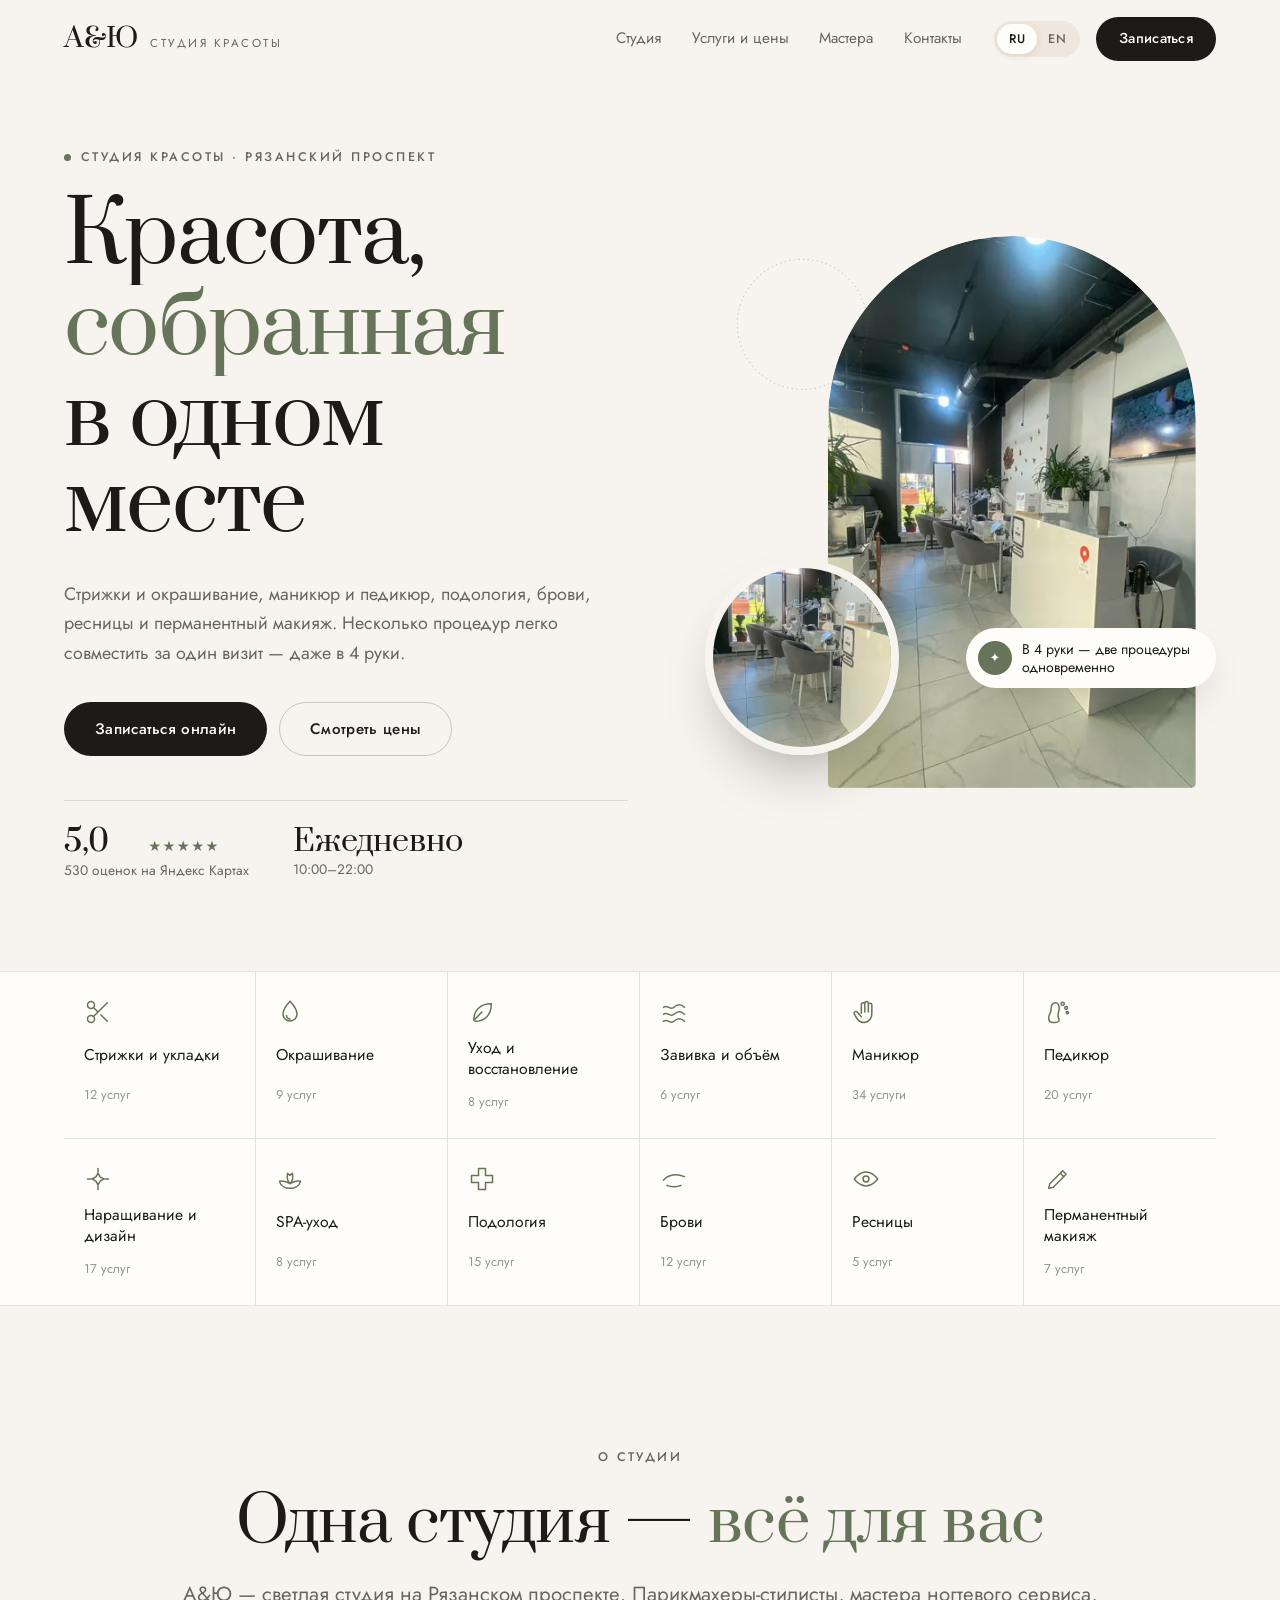
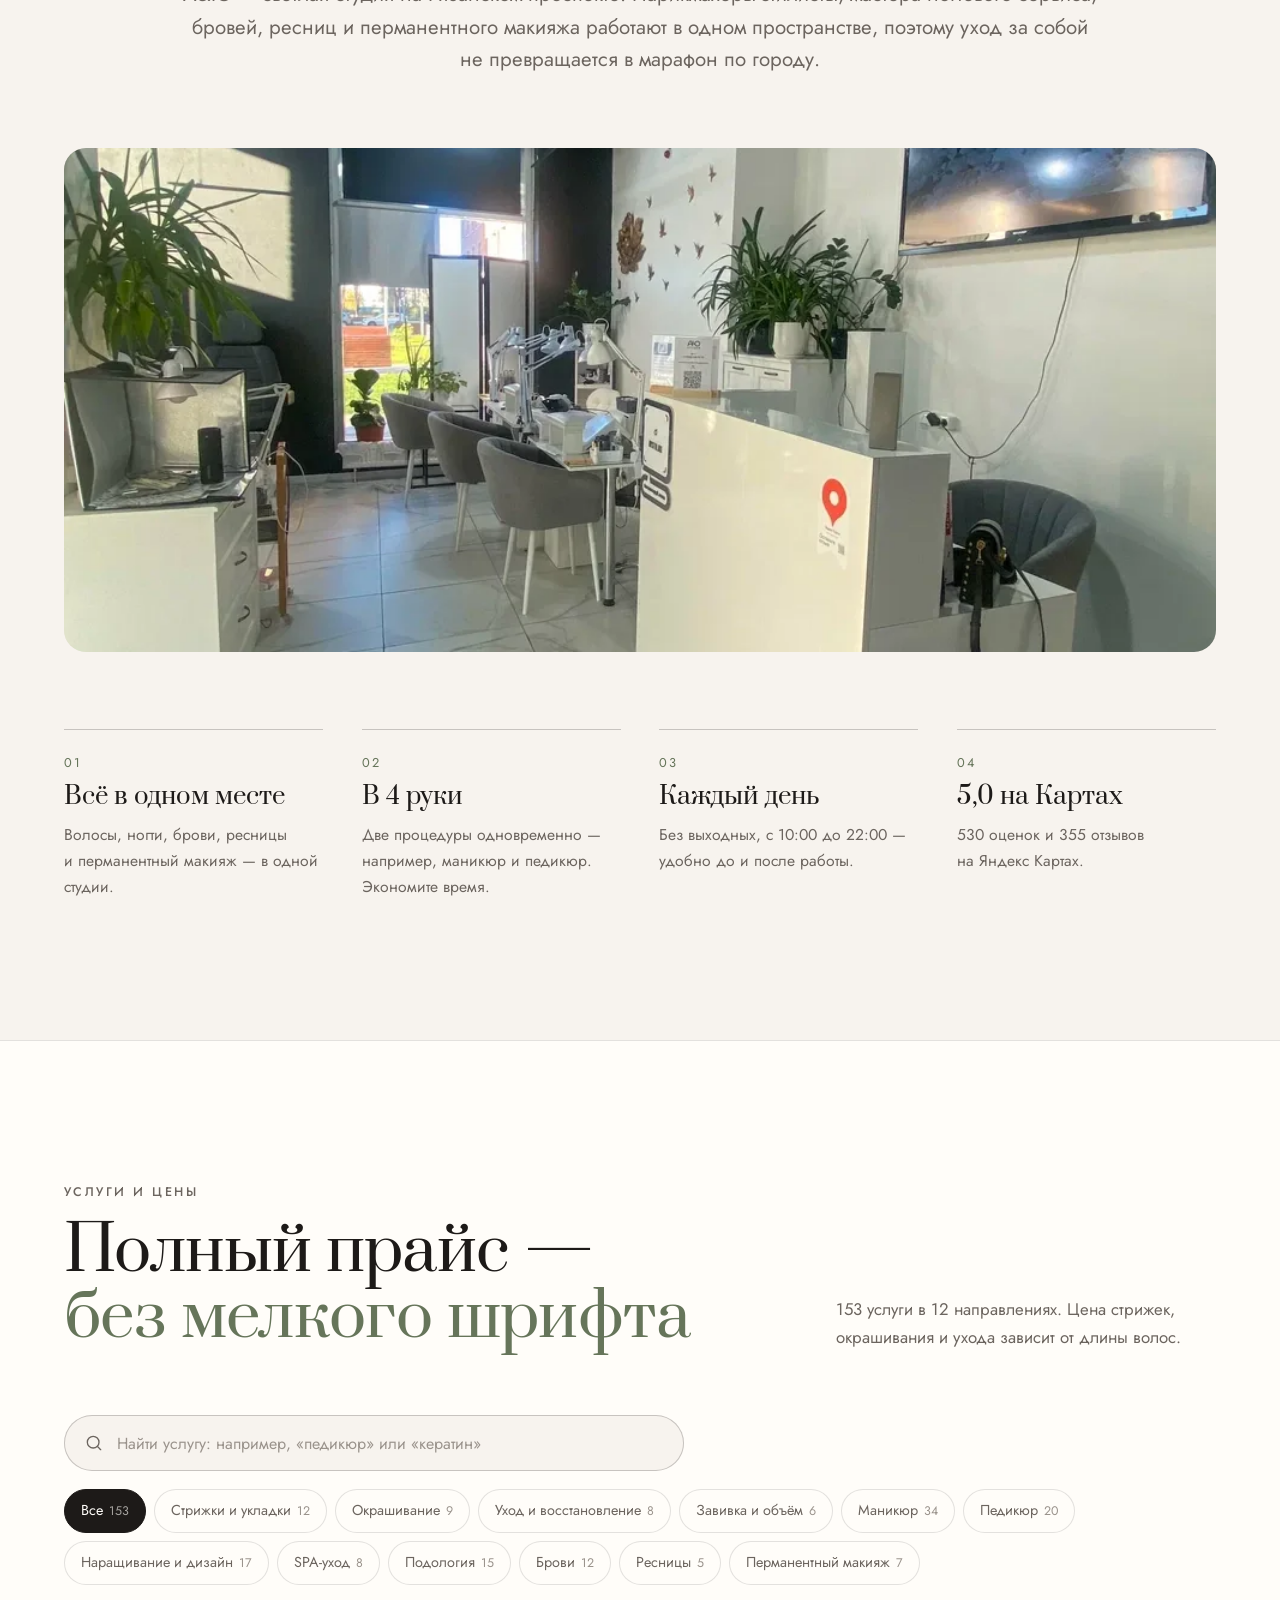
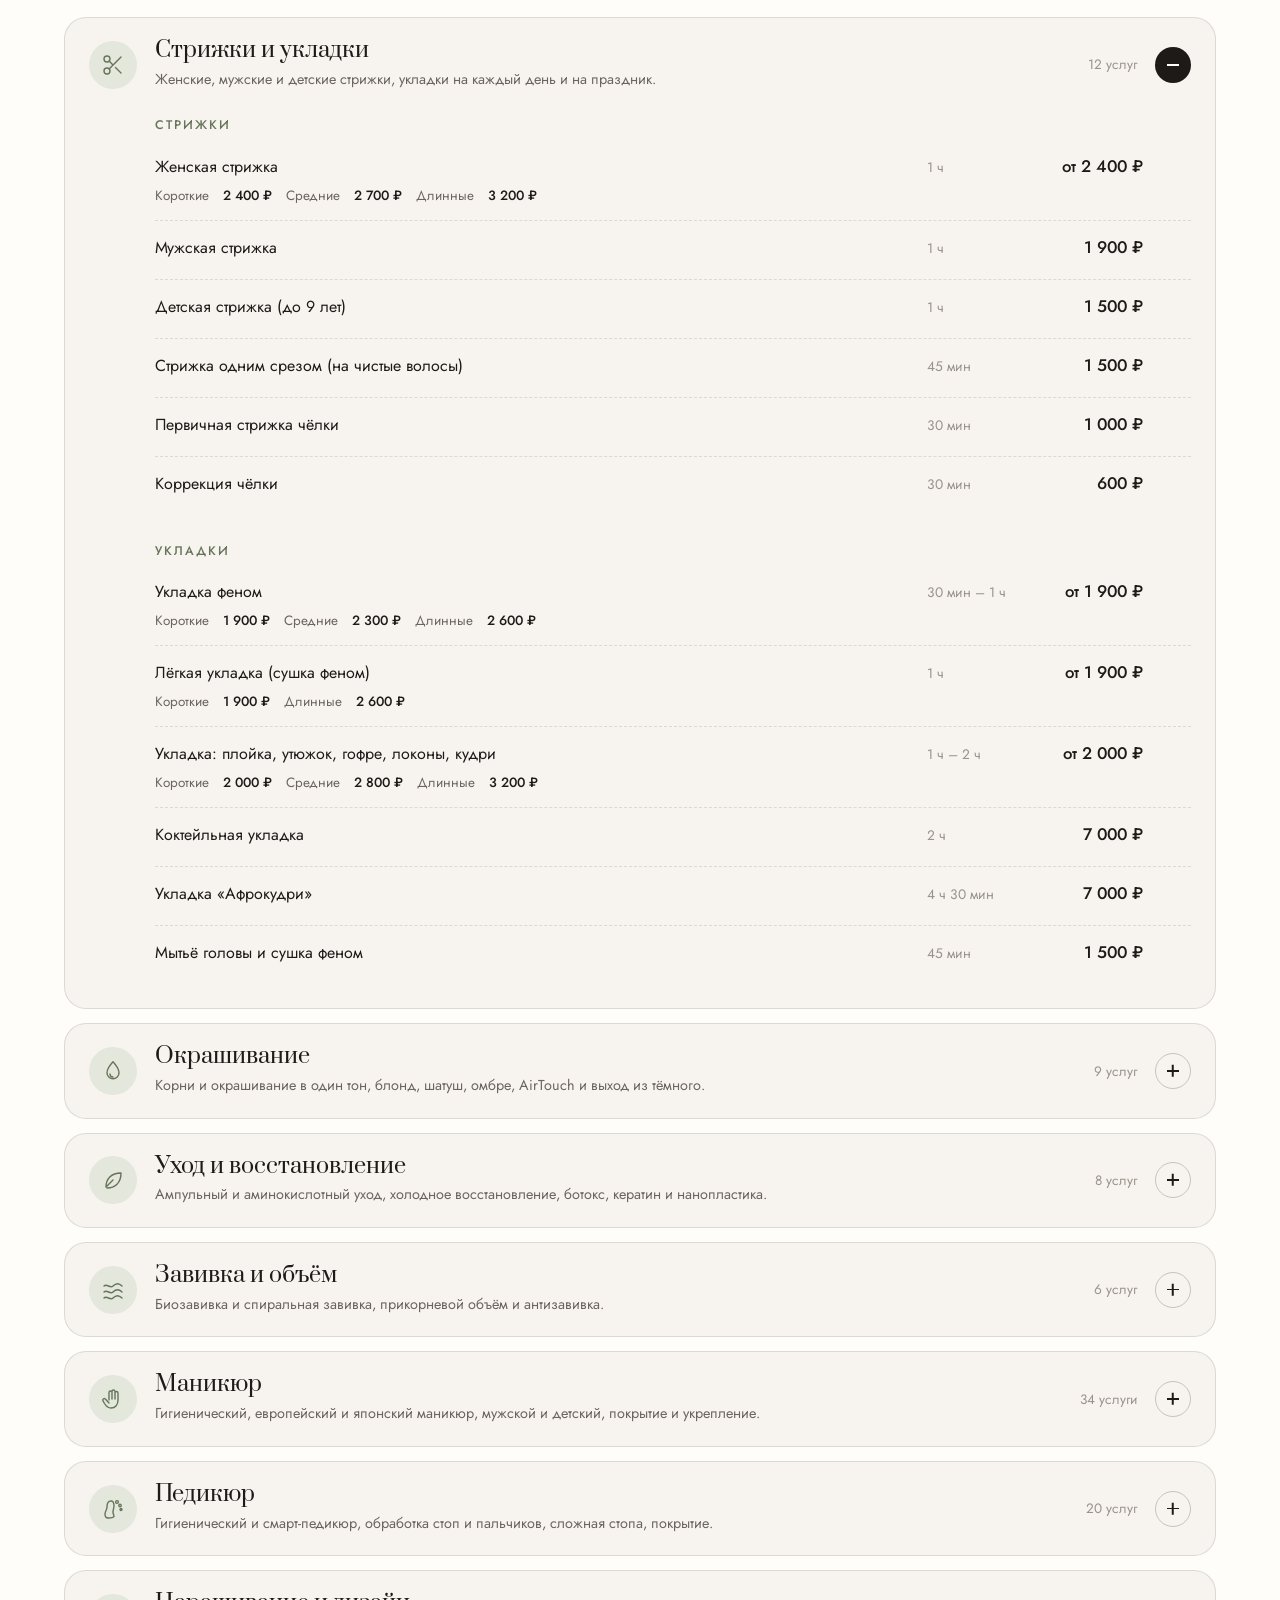
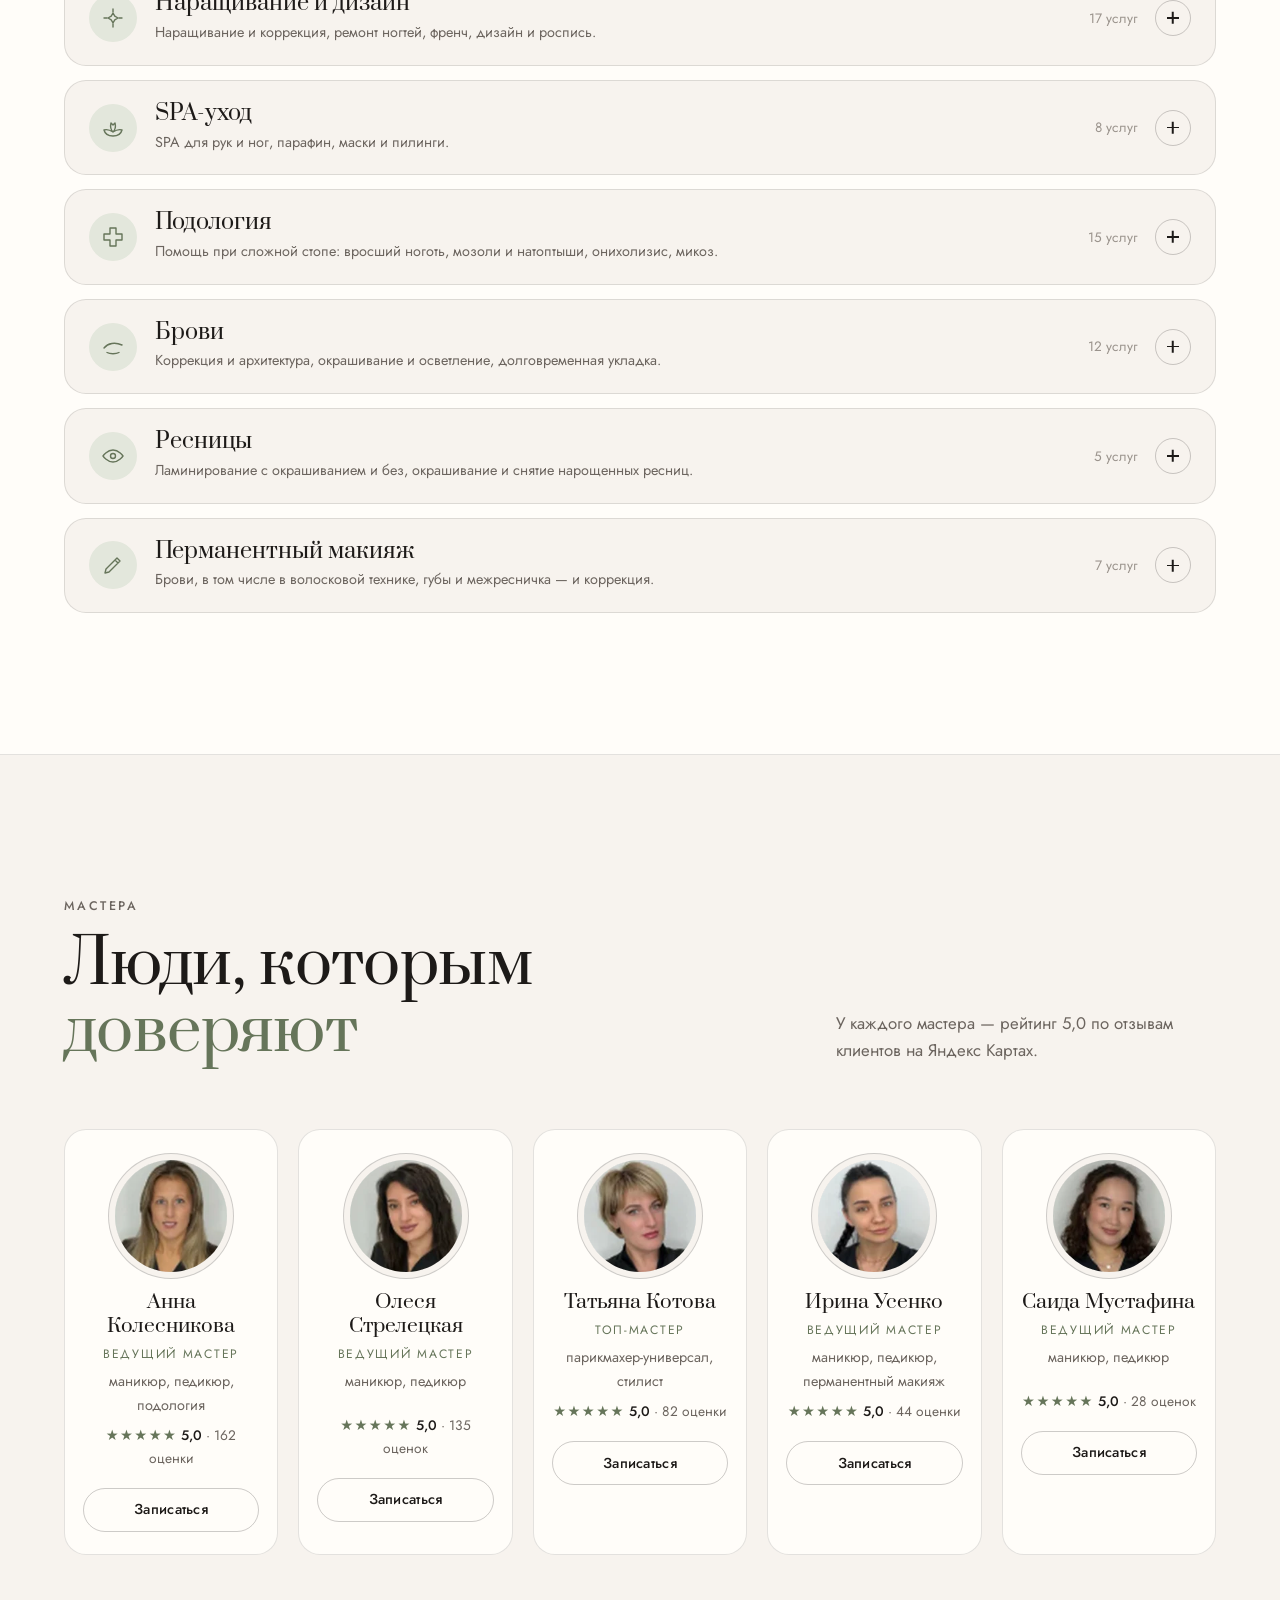
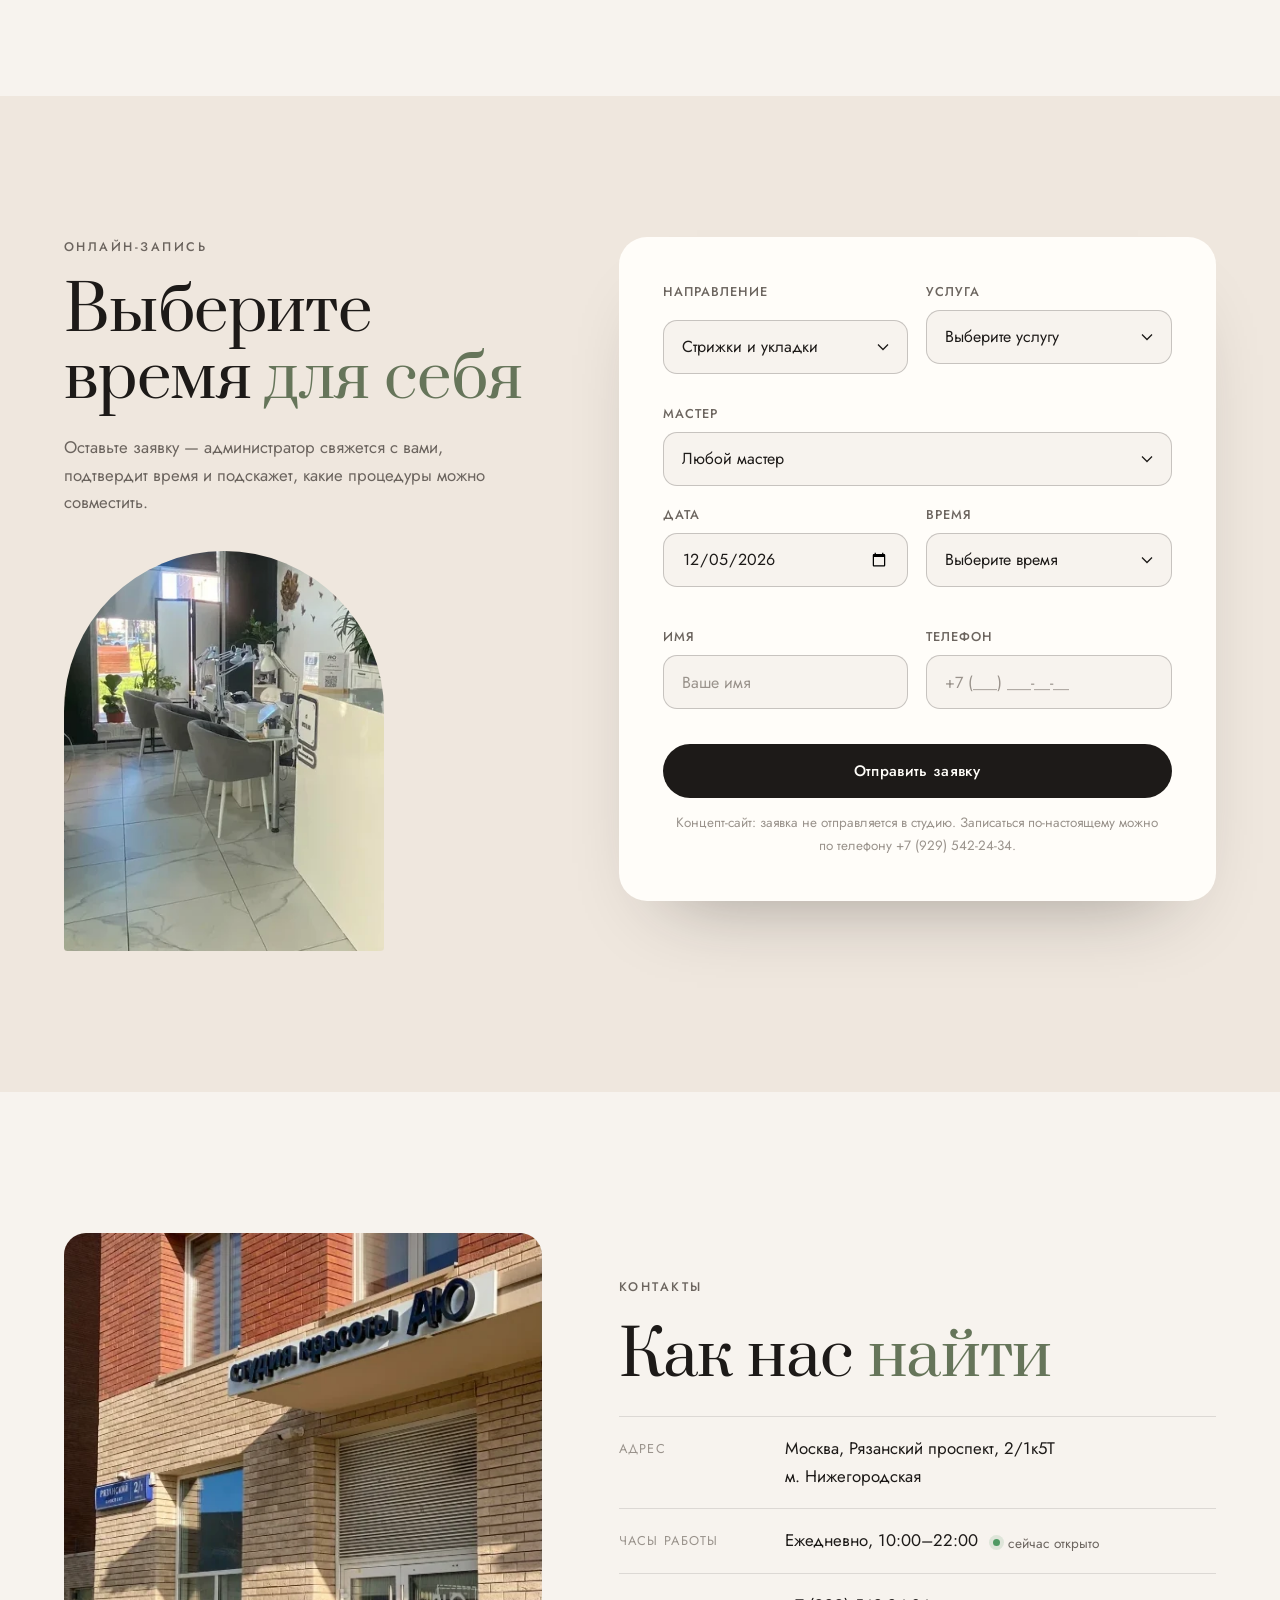
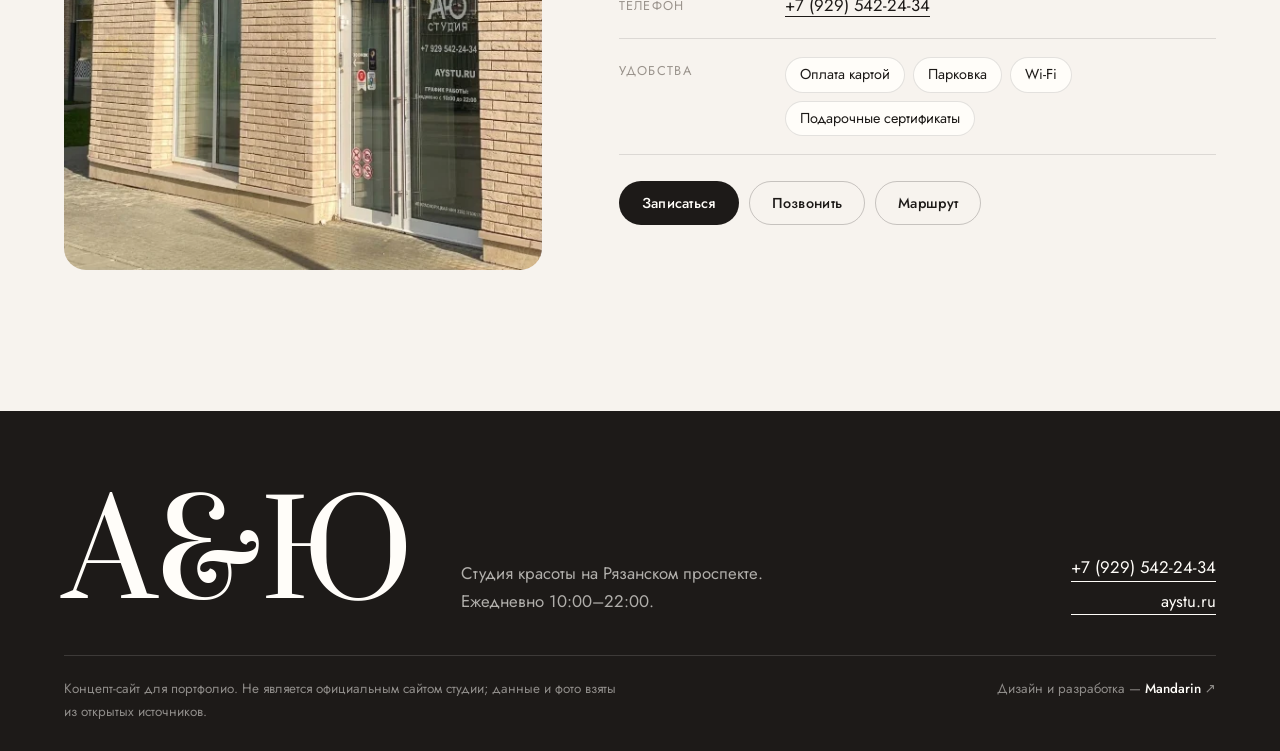
<file: portfolio/projects/beauty-salon/index.html>
<!doctype html>
<html lang="ru">
<head>
  <meta charset="utf-8">
  <meta name="viewport" content="width=device-width, initial-scale=1, viewport-fit=cover">
  <title data-i18n="meta.title">A&amp;Ю — студия красоты на Рязанском проспекте, Москва</title>
  <meta name="description" content="Студия красоты A&amp;Ю: стрижки и окрашивание, уход за волосами, маникюр, педикюр, подология, брови, ресницы и перманентный макияж. Ежедневно 10:00–22:00. Рязанский проспект, 2/1к5Т." data-i18n-attr="content:meta.description">
  <meta name="theme-color" content="#f7f3ee">
  <meta property="og:type" content="website">
  <meta property="og:title" content="A&amp;Ю — студия красоты">
  <meta property="og:image" content="images/studio.webp">
  <link rel="icon" href="images/favicon.svg" type="image/svg+xml">
  <script>
    (function () {
      var d = document.documentElement, l = null;
      d.classList.add('js');
      try { l = new URLSearchParams(location.search).get('lang') || localStorage.getItem('mandarin-lang'); } catch (e) {}
      if (l === 'en') { d.lang = 'en'; d.classList.add('i18n-pending'); setTimeout(function () { d.classList.remove('i18n-pending'); }, 1500); }
    })();
  </script>
  <link rel="stylesheet" href="css/fonts.css">
  <link rel="stylesheet" href="css/style.css">
  <script type="application/ld+json">
  {
    "@context": "https://schema.org",
    "@type": "BeautySalon",
    "name": "A&Ю",
    "telephone": "+7 929 542-24-34",
    "url": "https://aystu.ru",
    "image": "images/studio.webp",
    "address": { "@type": "PostalAddress", "streetAddress": "Рязанский проспект, 2/1к5Т", "addressLocality": "Москва", "addressCountry": "RU" },
    "openingHoursSpecification": [{ "@type": "OpeningHoursSpecification", "dayOfWeek": ["Monday", "Tuesday", "Wednesday", "Thursday", "Friday", "Saturday", "Sunday"], "opens": "10:00", "closes": "22:00" }],
    "aggregateRating": { "@type": "AggregateRating", "ratingValue": "5.0", "ratingCount": "530", "reviewCount": "355", "bestRating": "5" }
  }
  </script>
</head>
<body>
  <a class="skip-link" href="#main" data-i18n="a11y.skip">Перейти к содержимому</a>

  <!-- ============================== HEADER ============================== -->
  <header class="header" id="header">
    <div class="container header__row">
      <a class="logo" href="#top" aria-label="A&amp;Ю" data-i18n-attr="aria-label:a11y.home">
        <span class="logo__mark">A&amp;Ю</span>
        <span class="logo__sub" data-i18n="logo.sub">студия красоты</span>
      </a>
      <nav class="nav" aria-label="Основное меню" data-i18n-attr="aria-label:a11y.nav">
        <a href="#studio" data-i18n="nav.studio">Студия</a>
        <a href="#prices" data-i18n="nav.prices">Услуги и цены</a>
        <a href="#team" data-i18n="nav.team">Мастера</a>
        <a href="#contacts" data-i18n="nav.contacts">Контакты</a>
      </nav>
      <div class="header__tools">
        <div class="lang" data-lang-switch role="group" aria-label="Язык / Language">
          <button type="button" data-lang-set="ru">RU</button>
          <button type="button" data-lang-set="en">EN</button>
        </div>
        <a class="btn btn--dark btn--sm header__cta" href="#booking" data-i18n="cta.book">Записаться</a>
        <button class="burger" type="button" aria-expanded="false" aria-controls="drawer" aria-label="Открыть меню" data-i18n-attr="aria-label:a11y.menu"><span></span><span></span></button>
      </div>
    </div>
  </header>

  <div class="drawer" id="drawer" hidden>
    <nav class="drawer__nav" aria-label="Мобильное меню" data-i18n-attr="aria-label:a11y.mnav">
      <a href="#studio" data-i18n="nav.studio">Студия</a>
      <a href="#prices" data-i18n="nav.prices">Услуги и цены</a>
      <a href="#team" data-i18n="nav.team">Мастера</a>
      <a href="#booking" data-i18n="nav.booking">Запись</a>
      <a href="#contacts" data-i18n="nav.contacts">Контакты</a>
    </nav>
    <div class="drawer__foot">
      <a href="tel:+79295422434">+7 (929) 542-24-34</a>
      <p data-i18n="drawer.info">Рязанский проспект, 2/1к5Т · ежедневно 10:00–22:00</p>
    </div>
  </div>

  <main id="main" tabindex="-1">

    <!-- ============================== HERO ============================== -->
    <section class="hero" id="top">
      <div class="container hero__grid">
        <div class="hero__text">
          <p class="eyebrow hero__eyebrow"><span class="dot" aria-hidden="true"></span> <span data-i18n="hero.eyebrow">Студия красоты · Рязанский проспект</span></p>
          <h1 class="hero__title">
            <span class="line"><span data-i18n="hero.t1">Красота,</span></span>
            <span class="line"><em data-i18n="hero.t2">собранная</em></span>
            <span class="line"><span data-i18n="hero.t3">в одном месте</span></span>
          </h1>
          <p class="hero__lead" data-i18n="hero.lead">Стрижки и&nbsp;окрашивание, маникюр и&nbsp;педикюр, подология, брови, ресницы и&nbsp;перманентный макияж. Несколько процедур легко совместить за&nbsp;один визит — даже в&nbsp;4&nbsp;руки.</p>
          <div class="hero__cta">
            <a class="btn btn--dark" href="#booking" data-i18n="cta.bookOnline">Записаться онлайн</a>
            <a class="btn btn--line" href="#prices" data-i18n="cta.prices">Смотреть цены</a>
          </div>
          <ul class="hero__meta">
            <li><b>5,0</b><span class="stars" aria-hidden="true">★★★★★</span><small data-i18n="hero.rating">530 оценок на Яндекс Картах</small></li>
            <li><b data-i18n="hero.daily">Ежедневно</b><small>10:00–22:00</small></li>
          </ul>
        </div>

        <div class="hero__media">
          <figure class="hero__arch">
            <img src="images/studio.webp" srcset="images/studio-480.webp 480w, images/studio.webp 960w" sizes="(max-width: 900px) 80vw, 36vw" width="960" height="1280" alt="Светлый зал студии A&amp;Ю: мраморный пол, рабочие места мастеров и живые растения" data-i18n-attr="alt:img.studio">
          </figure>
          <figure class="hero__round">
            <img src="images/manicure.webp" width="400" height="500" alt="Рабочее место мастера маникюра" data-i18n-attr="alt:img.manicure">
          </figure>
          <p class="hero__chip"><span class="hero__chip-icon" aria-hidden="true">✦</span><span data-i18n="hero.chip">В 4 руки — две процедуры одновременно</span></p>
          <svg class="hero__ring" viewBox="0 0 200 200" aria-hidden="true"><circle cx="100" cy="100" r="98"/></svg>
        </div>
      </div>
    </section>

    <!-- ============================== DIRECTIONS ============================== -->
    <section class="directions" aria-label="Направления" data-i18n-attr="aria-label:dir.label">
      <div class="container">
        <ul class="directions__list" data-directions></ul>
      </div>
    </section>

    <!-- ============================== STUDIO ============================== -->
    <section class="section studio" id="studio">
      <div class="container">
        <div class="studio__head">
          <p class="eyebrow" data-reveal data-i18n="studio.eyebrow">О студии</p>
          <h2 class="h2" data-reveal data-i18n="studio.title">Одна студия — <em>всё для&nbsp;вас</em></h2>
          <p class="lead" data-reveal data-i18n="studio.lead">A&amp;Ю — светлая студия на&nbsp;Рязанском проспекте. Парикмахеры-стилисты, мастера ногтевого сервиса, бровей, ресниц и&nbsp;перманентного макияжа работают в&nbsp;одном пространстве, поэтому уход за&nbsp;собой не&nbsp;превращается в&nbsp;марафон по&nbsp;городу.</p>
        </div>

        <figure class="studio__wide" data-reveal>
          <img src="images/studio-wide.webp" width="960" height="460" loading="lazy" alt="Панорама зала: рабочие места у окон, зелень и мрамор" data-i18n-attr="alt:img.wide">
        </figure>

        <ol class="reasons">
          <li data-reveal><span class="reasons__n">01</span><h3 data-i18n="why.1">Всё в&nbsp;одном месте</h3><p data-i18n="why.1t">Волосы, ногти, брови, ресницы и&nbsp;перманентный макияж — в&nbsp;одной студии.</p></li>
          <li data-reveal style="--d:1"><span class="reasons__n">02</span><h3 data-i18n="why.2">В 4 руки</h3><p data-i18n="why.2t">Две процедуры одновременно — например, маникюр и&nbsp;педикюр. Экономите время.</p></li>
          <li data-reveal style="--d:2"><span class="reasons__n">03</span><h3 data-i18n="why.3">Каждый день</h3><p data-i18n="why.3t">Без выходных, с&nbsp;10:00 до&nbsp;22:00 — удобно до&nbsp;и&nbsp;после работы.</p></li>
          <li data-reveal style="--d:3"><span class="reasons__n">04</span><h3 data-i18n="why.4">5,0 на&nbsp;Картах</h3><p data-i18n="why.4t">530 оценок и&nbsp;355 отзывов на&nbsp;Яндекс Картах.</p></li>
        </ol>
      </div>
    </section>

    <!-- ============================== PRICES ============================== -->
    <section class="section prices" id="prices">
      <div class="container">
        <div class="section-head">
          <div>
            <p class="eyebrow" data-reveal data-i18n="prices.eyebrow">Услуги и цены</p>
            <h2 class="h2" data-reveal data-i18n="prices.title">Полный прайс — <em>без мелкого шрифта</em></h2>
          </div>
          <p class="section-head__note" data-reveal data-i18n="prices.note">153 услуги в&nbsp;12 направлениях. Цена стрижек, окрашивания и&nbsp;ухода зависит от&nbsp;длины волос.</p>
        </div>

        <div class="prices__tools" data-reveal>
          <label class="search">
            <svg viewBox="0 0 24 24" aria-hidden="true"><circle cx="11" cy="11" r="7"/><path d="M20 20l-3.5-3.5"/></svg>
            <span class="sr-only" data-i18n="prices.searchLabel">Поиск по услугам</span>
            <input type="search" placeholder="Найти услугу: например, «педикюр» или «кератин»" data-price-search data-i18n-attr="placeholder:prices.searchP">
          </label>
          <div class="chips" role="tablist" aria-label="Направления" data-i18n-attr="aria-label:dir.label" data-price-chips></div>
        </div>

        <div class="price-board" data-price-board aria-live="polite"></div>
      </div>
    </section>

    <!-- ============================== TEAM ============================== -->
    <section class="section team" id="team">
      <div class="container">
        <div class="section-head">
          <div>
            <p class="eyebrow" data-reveal data-i18n="team.eyebrow">Мастера</p>
            <h2 class="h2" data-reveal data-i18n="team.title">Люди, которым <em>доверяют</em></h2>
          </div>
          <p class="section-head__note" data-reveal data-i18n="team.note">У&nbsp;каждого мастера — рейтинг 5,0 по&nbsp;отзывам клиентов на&nbsp;Яндекс Картах.</p>
        </div>
        <ul class="team__grid" data-team></ul>
      </div>
    </section>

    <!-- ============================== BOOKING ============================== -->
    <section class="section booking" id="booking">
      <div class="container booking__grid">
        <div class="booking__intro">
          <p class="eyebrow" data-reveal data-i18n="book.eyebrow">Онлайн-запись</p>
          <h2 class="h2" data-reveal data-i18n="book.title">Выберите время <em>для себя</em></h2>
          <p data-reveal data-i18n="book.text">Оставьте заявку — администратор свяжется с&nbsp;вами, подтвердит время и&nbsp;подскажет, какие процедуры можно совместить.</p>
          <figure class="booking__photo" data-reveal>
            <img src="images/manicure.webp" width="400" height="500" loading="lazy" alt="" >
          </figure>
        </div>

        <form class="form" id="booking-form" novalidate data-reveal>
          <div class="form__grid">
            <label class="field">
              <span class="field__label" data-i18n="form.direction">Направление</span>
              <select name="direction" data-direction-select></select>
            </label>
            <label class="field">
              <span class="field__label" data-i18n="form.service">Услуга</span>
              <select name="service" required data-service-select></select>
              <span class="field__error" aria-live="polite"></span>
            </label>
            <label class="field field--wide">
              <span class="field__label" data-i18n="form.master">Мастер</span>
              <select name="master" data-master-select></select>
            </label>
            <label class="field">
              <span class="field__label" data-i18n="form.date">Дата</span>
              <input type="date" name="date" required>
              <span class="field__error" aria-live="polite"></span>
            </label>
            <label class="field">
              <span class="field__label" data-i18n="form.time">Время</span>
              <select name="time" required></select>
              <span class="field__error" aria-live="polite"></span>
            </label>
            <label class="field">
              <span class="field__label" data-i18n="form.name">Имя</span>
              <input type="text" name="name" autocomplete="name" required maxlength="60" placeholder="Ваше имя" data-i18n-attr="placeholder:form.nameP">
              <span class="field__error" aria-live="polite"></span>
            </label>
            <label class="field">
              <span class="field__label" data-i18n="form.phone">Телефон</span>
              <input type="tel" name="phone" autocomplete="tel" inputmode="tel" required placeholder="+7 (___) ___-__-__">
              <span class="field__error" aria-live="polite"></span>
            </label>
          </div>

          <div class="form__total" data-total hidden>
            <span data-i18n="form.total">Стоимость</span>
            <b data-total-value></b>
          </div>

          <button class="btn btn--dark btn--wide" type="submit"><span data-i18n="form.submit">Отправить заявку</span></button>
          <p class="form__note" data-i18n="form.note">Концепт-сайт: заявка не&nbsp;отправляется в&nbsp;студию. Записаться по-настоящему можно по&nbsp;телефону +7 (929) 542-24-34.</p>

          <div class="form__done" hidden tabindex="-1">
            <svg viewBox="0 0 48 48" aria-hidden="true"><circle cx="24" cy="24" r="22"/><path d="M15 24.5l6 6 12-13"/></svg>
            <h3 data-i18n="form.doneTitle">Спасибо, заявка у нас!</h3>
            <p data-done-text></p>
            <button class="btn btn--line btn--sm" type="button" data-reset data-i18n="form.again">Новая заявка</button>
          </div>
        </form>
      </div>
    </section>

    <!-- ============================== CONTACTS ============================== -->
    <section class="section contacts" id="contacts">
      <div class="container contacts__grid">
        <figure class="contacts__photo" data-reveal>
          <img src="images/entrance.webp" width="506" height="675" loading="lazy" alt="Вход в студию красоты A&amp;Ю с вывеской на фасаде" data-i18n-attr="alt:img.entrance">
        </figure>
        <div class="contacts__body">
          <p class="eyebrow" data-reveal data-i18n="con.eyebrow">Контакты</p>
          <h2 class="h2" data-reveal data-i18n="con.title">Как нас <em>найти</em></h2>
          <dl class="contacts__list">
            <div data-reveal><dt data-i18n="con.address">Адрес</dt><dd><address data-i18n="con.addressV">Москва, Рязанский проспект, 2/1к5Т<br>м. Нижегородская</address></dd></div>
            <div data-reveal><dt data-i18n="con.hours">Часы работы</dt><dd><span data-i18n="con.hoursV">Ежедневно, 10:00–22:00</span> <span class="status" data-status><span class="status__dot"></span><span data-status-text></span></span></dd></div>
            <div data-reveal><dt data-i18n="con.phone">Телефон</dt><dd><a class="link" href="tel:+79295422434">+7 (929) 542-24-34</a></dd></div>
            <div data-reveal><dt data-i18n="con.amenities">Удобства</dt><dd><ul class="tags"><li data-i18n="am.card">Оплата картой</li><li data-i18n="am.parking">Парковка</li><li>Wi-Fi</li><li data-i18n="am.gift">Подарочные сертификаты</li></ul></dd></div>
          </dl>
          <div class="contacts__actions" data-reveal>
            <a class="btn btn--dark btn--sm" href="#booking" data-i18n="cta.book">Записаться</a>
            <a class="btn btn--line btn--sm" href="tel:+79295422434" data-i18n="con.call">Позвонить</a>
            <a class="btn btn--line btn--sm" href="https://yandex.ru/maps/?text=%D0%90%D1%8E%20%D1%81%D1%82%D1%83%D0%B4%D0%B8%D1%8F%2C%20%D0%A0%D1%8F%D0%B7%D0%B0%D0%BD%D1%81%D0%BA%D0%B8%D0%B9%20%D0%BF%D1%80%D0%BE%D1%81%D0%BF%D0%B5%D0%BA%D1%82%2C%202%2F1%D0%BA5%D0%A2%2C%20%D0%9C%D0%BE%D1%81%D0%BA%D0%B2%D0%B0" target="_blank" rel="noopener" data-i18n="con.route">Маршрут</a>
          </div>
        </div>
      </div>
    </section>
  </main>

  <!-- ============================== FOOTER ============================== -->
  <footer class="footer">
    <div class="container">
      <div class="footer__top">
        <p class="footer__mark">A&amp;Ю</p>
        <p class="footer__tag" data-i18n="footer.tag">Студия красоты на&nbsp;Рязанском проспекте. Ежедневно 10:00–22:00.</p>
        <div class="footer__links">
          <a class="link" href="tel:+79295422434">+7 (929) 542-24-34</a>
          <a class="link" href="https://aystu.ru" target="_blank" rel="noopener">aystu.ru</a>
        </div>
      </div>
      <div class="footer__bottom">
        <p data-i18n="footer.disclaimer">Концепт-сайт для портфолио. Не&nbsp;является официальным сайтом студии; данные и&nbsp;фото взяты из&nbsp;открытых источников.</p>
        <a class="footer__credit" href="../../index.html#projects" data-lang-link><span data-i18n="footer.credit">Дизайн и разработка —</span> <b>Mandarin</b> ↗</a>
      </div>
    </div>
  </footer>

  <script src="js/content.js"></script>
  <script src="js/i18n.js"></script>
  <script src="js/main.js"></script>
</body>
</html>
</file>
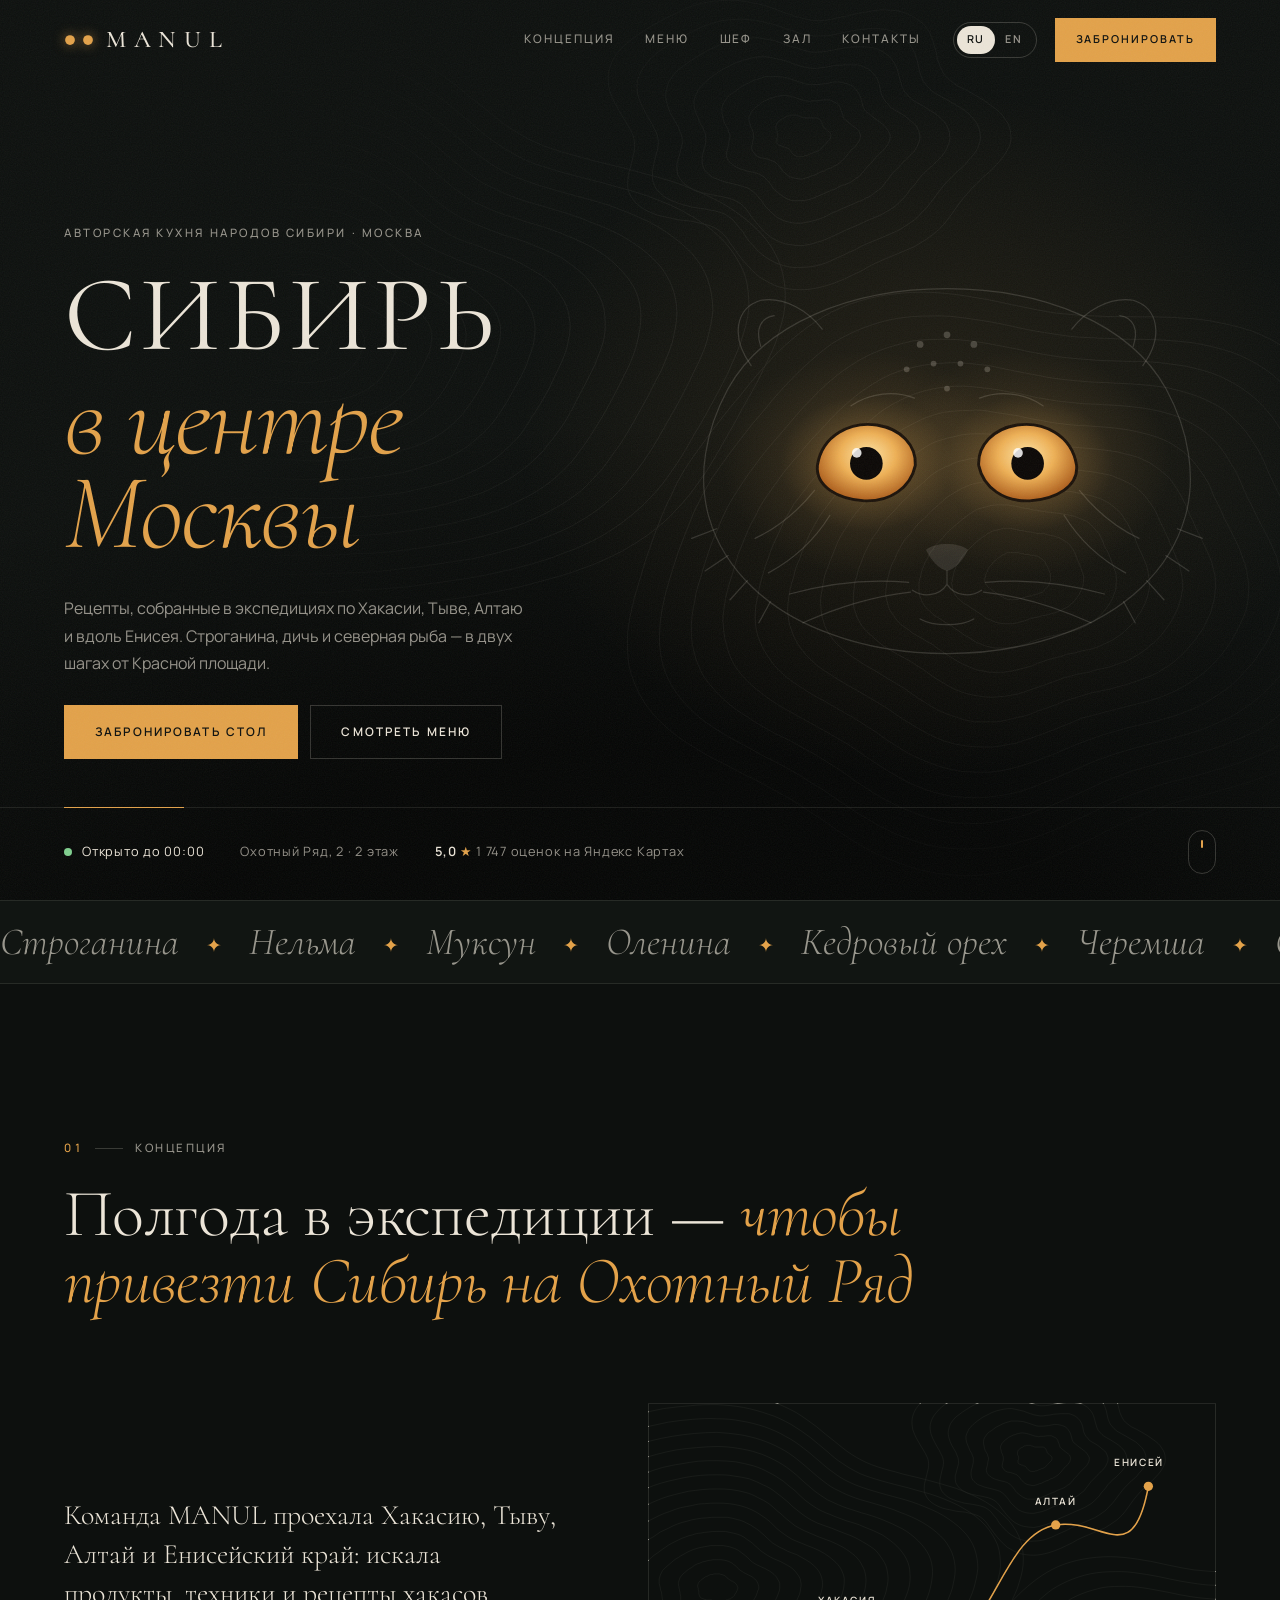
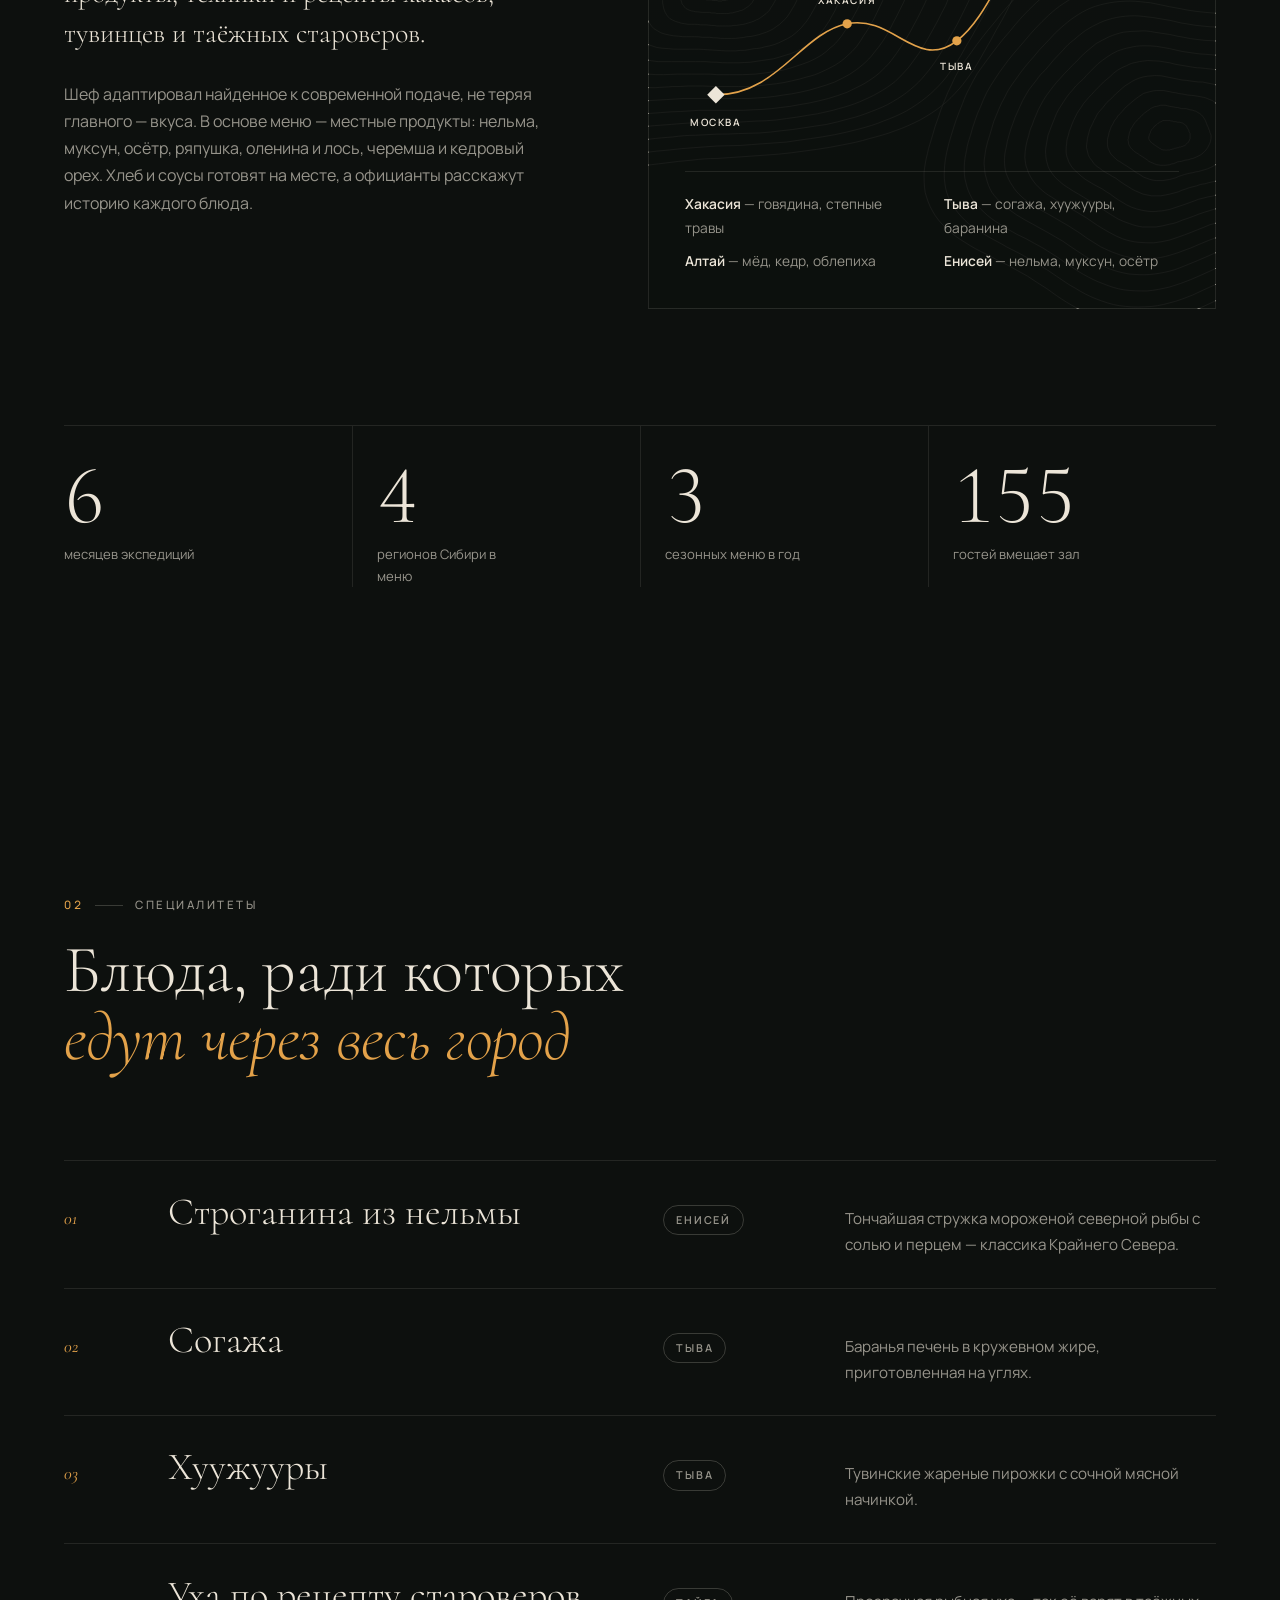
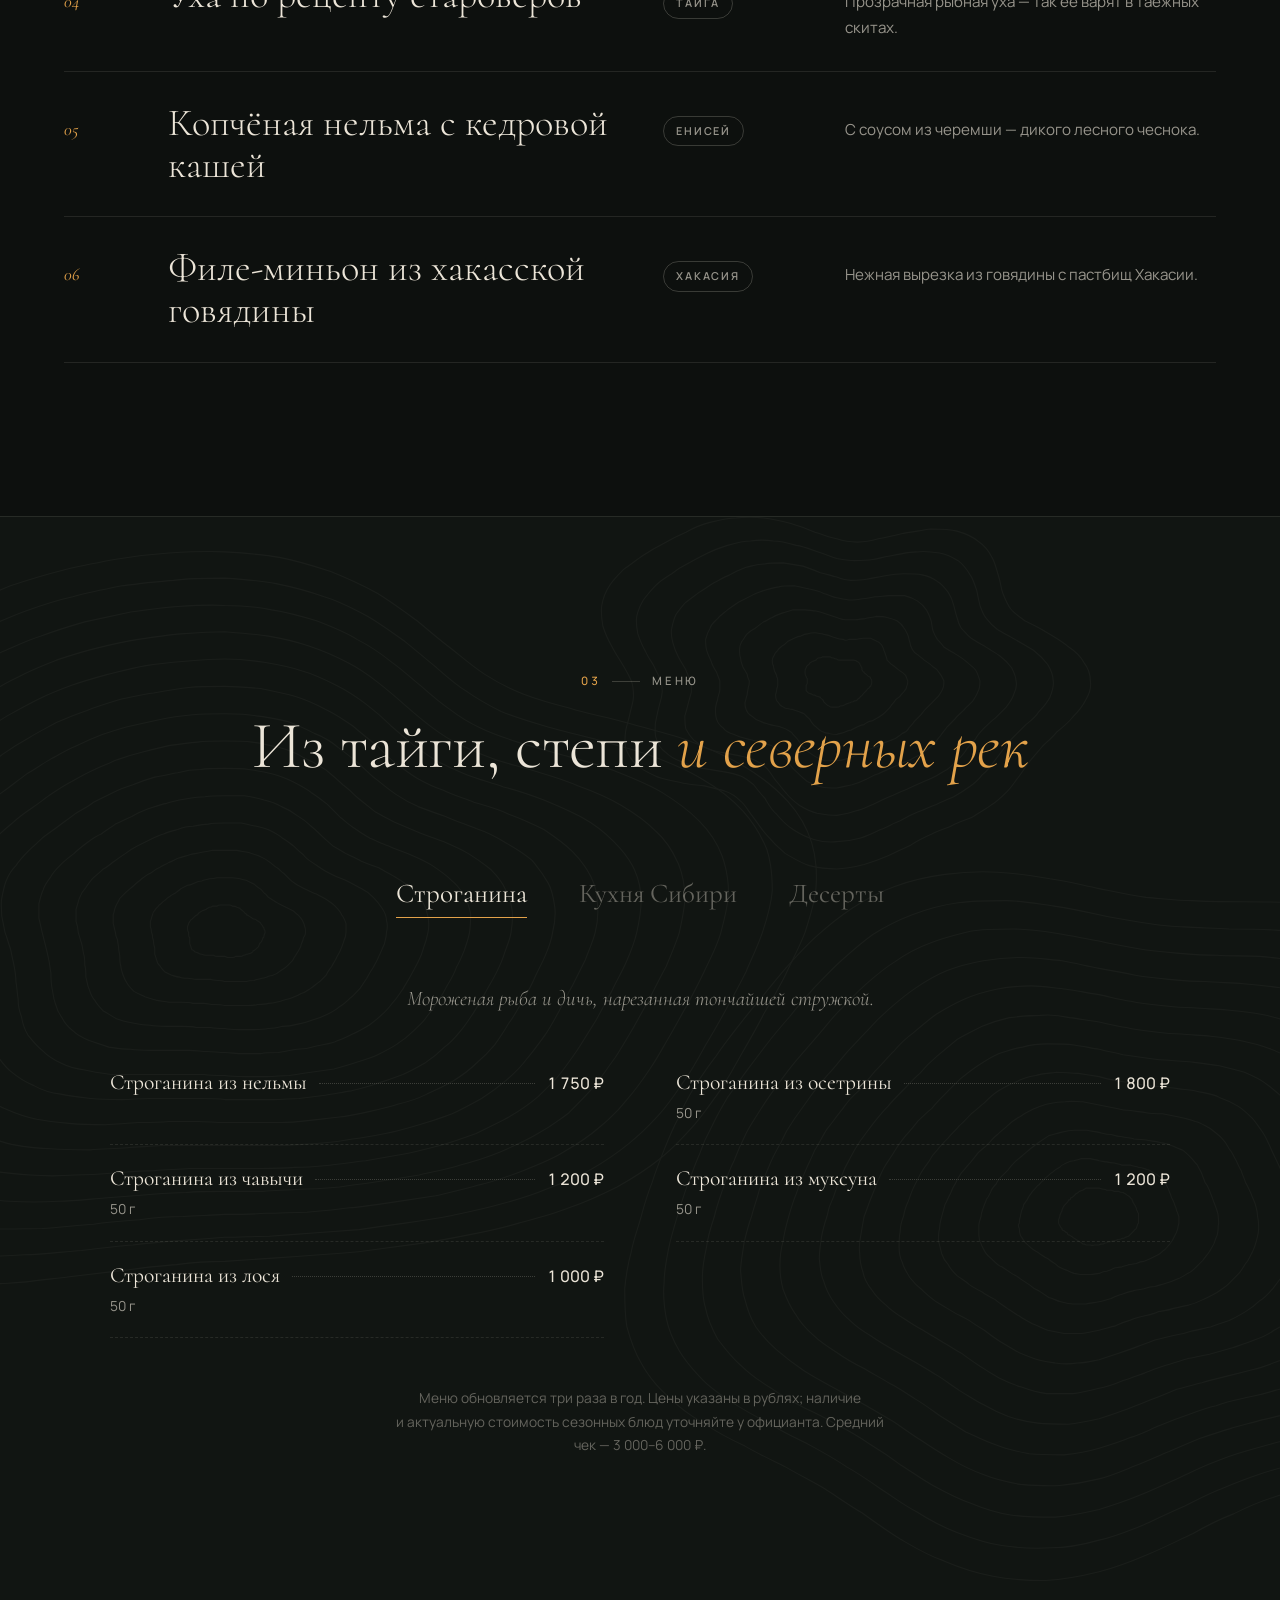
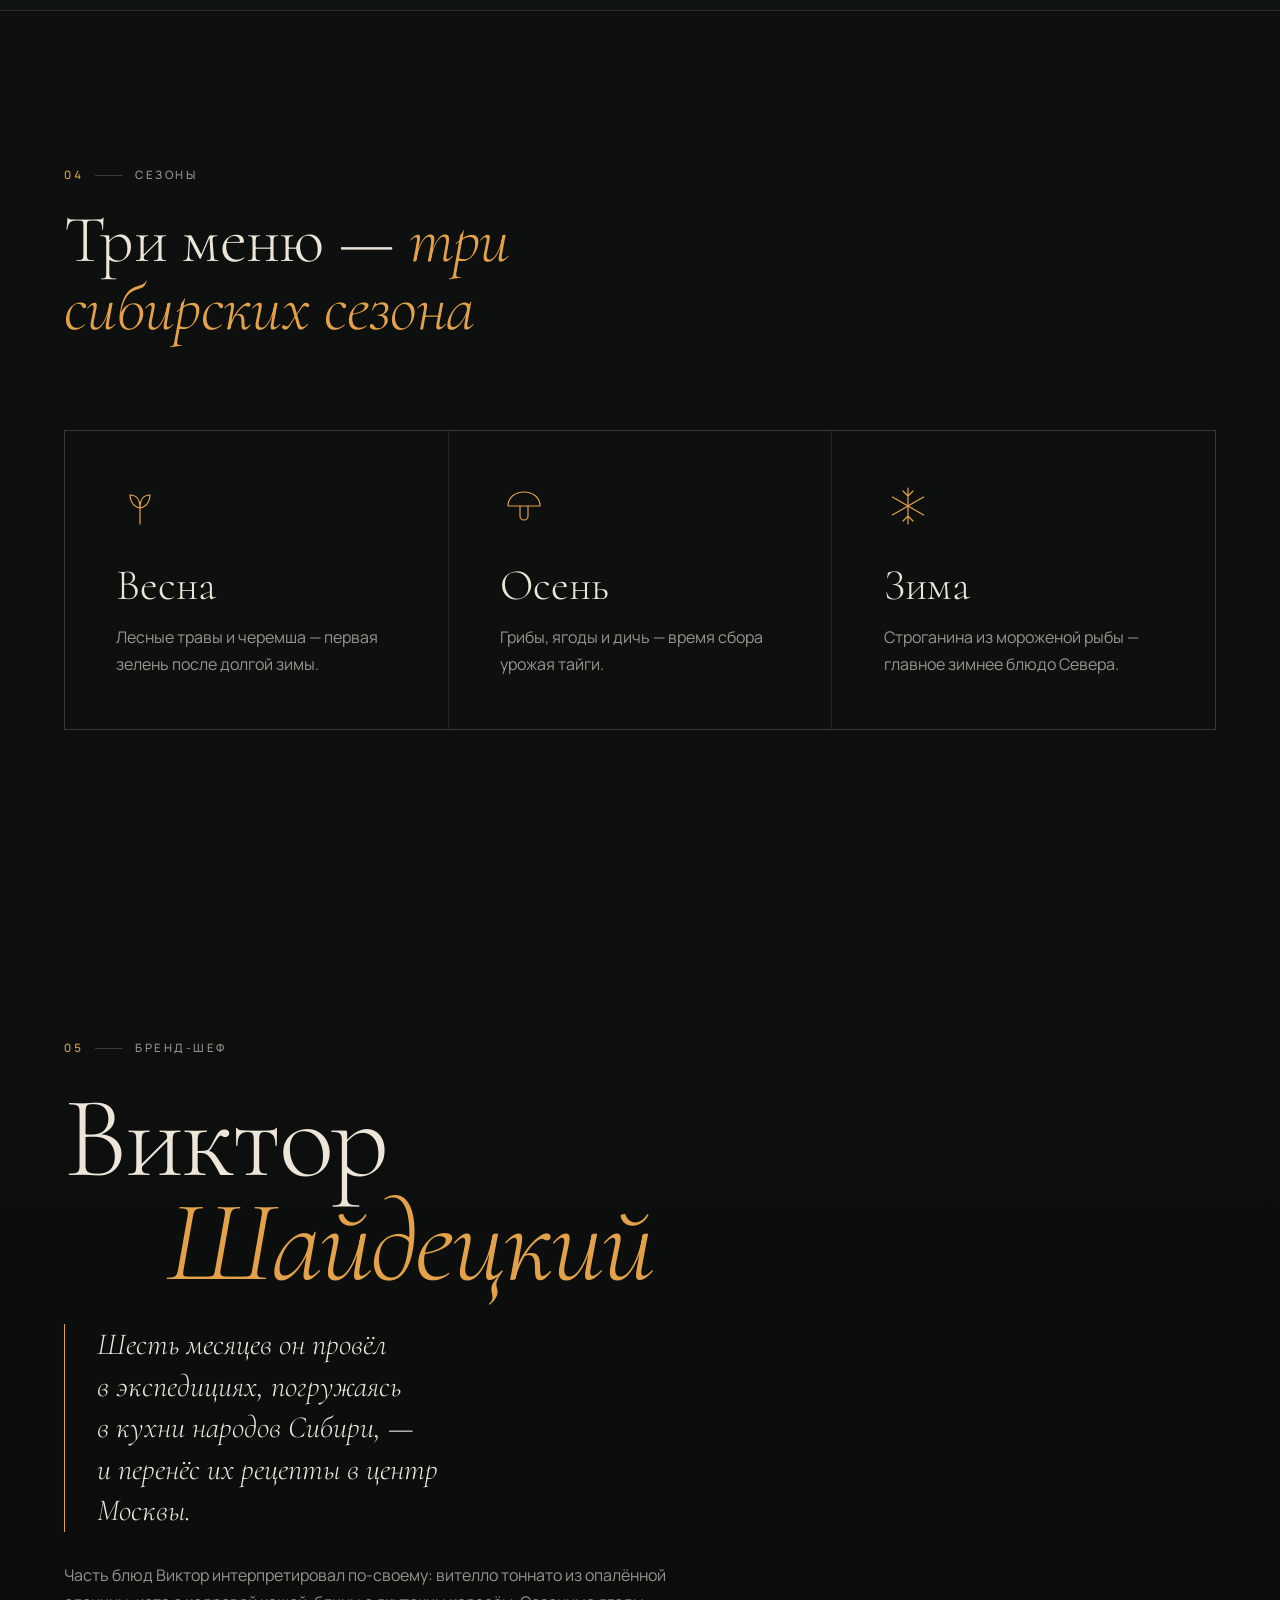
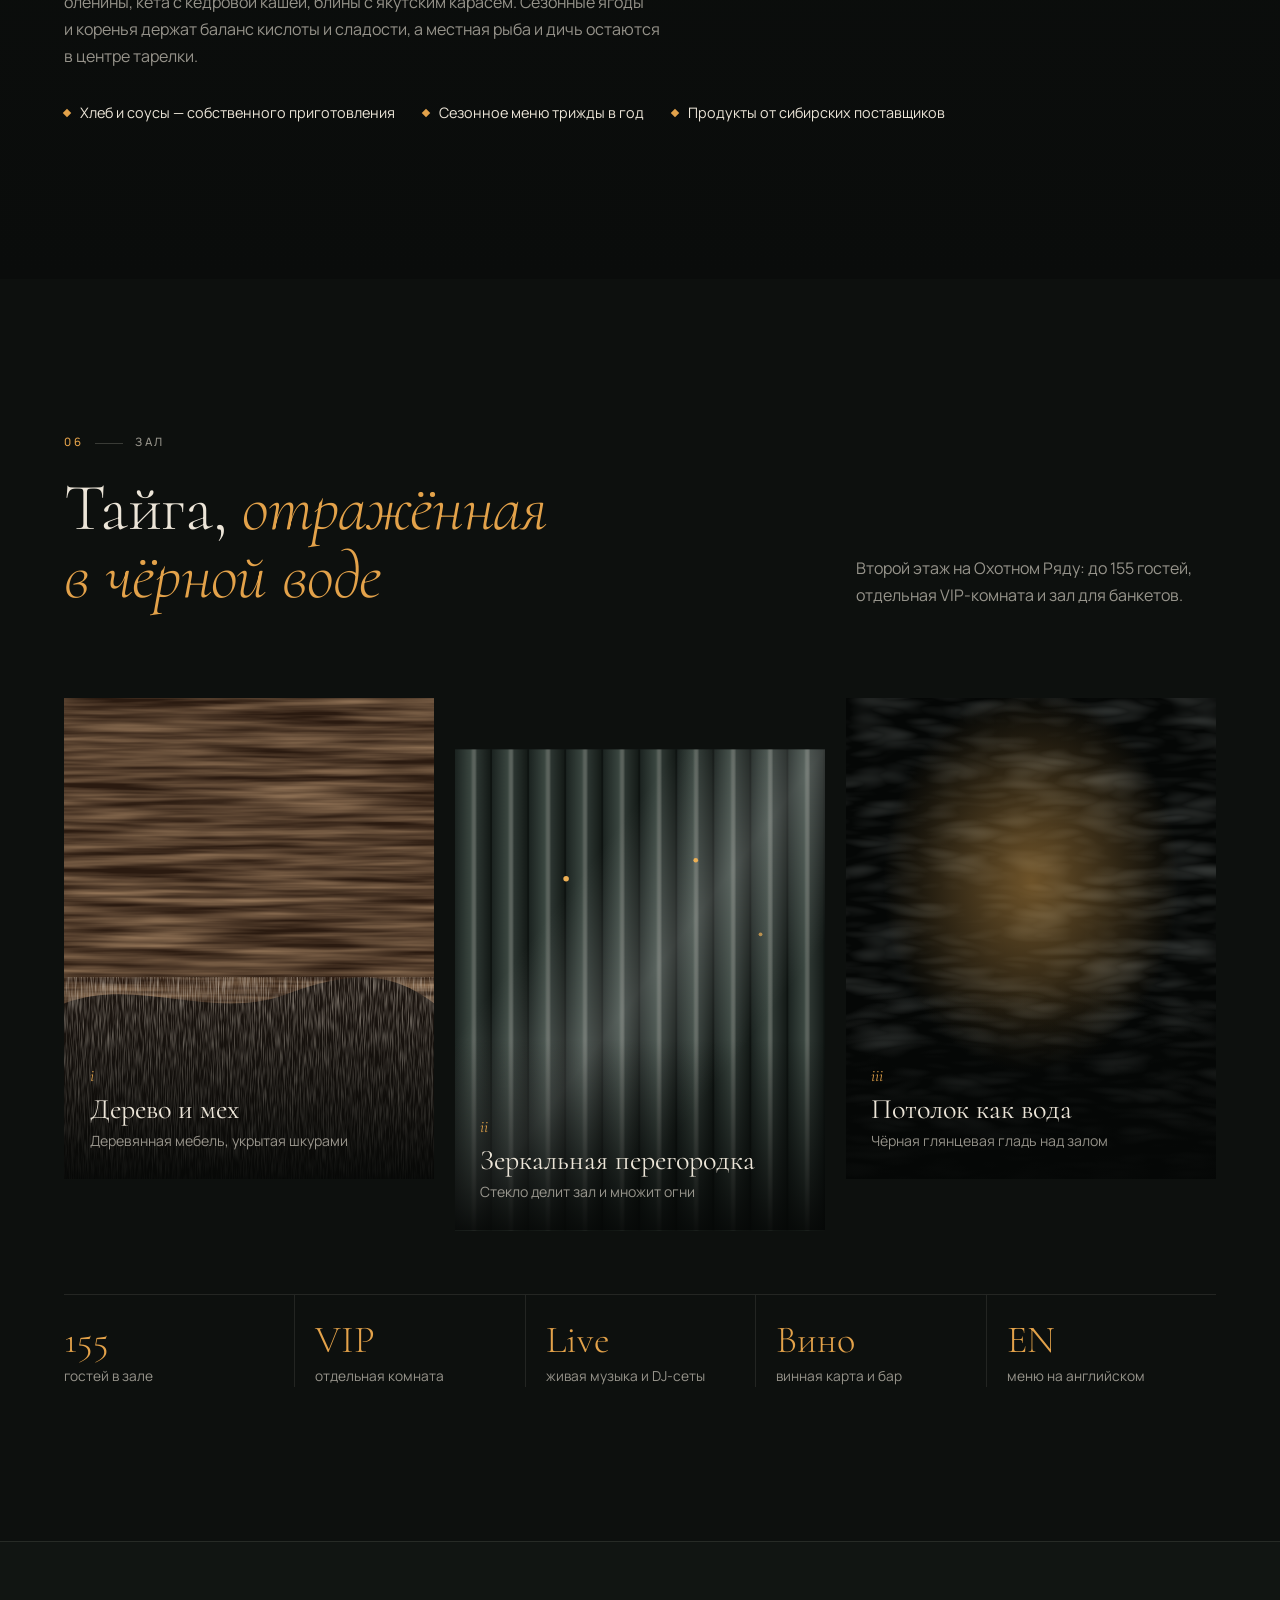
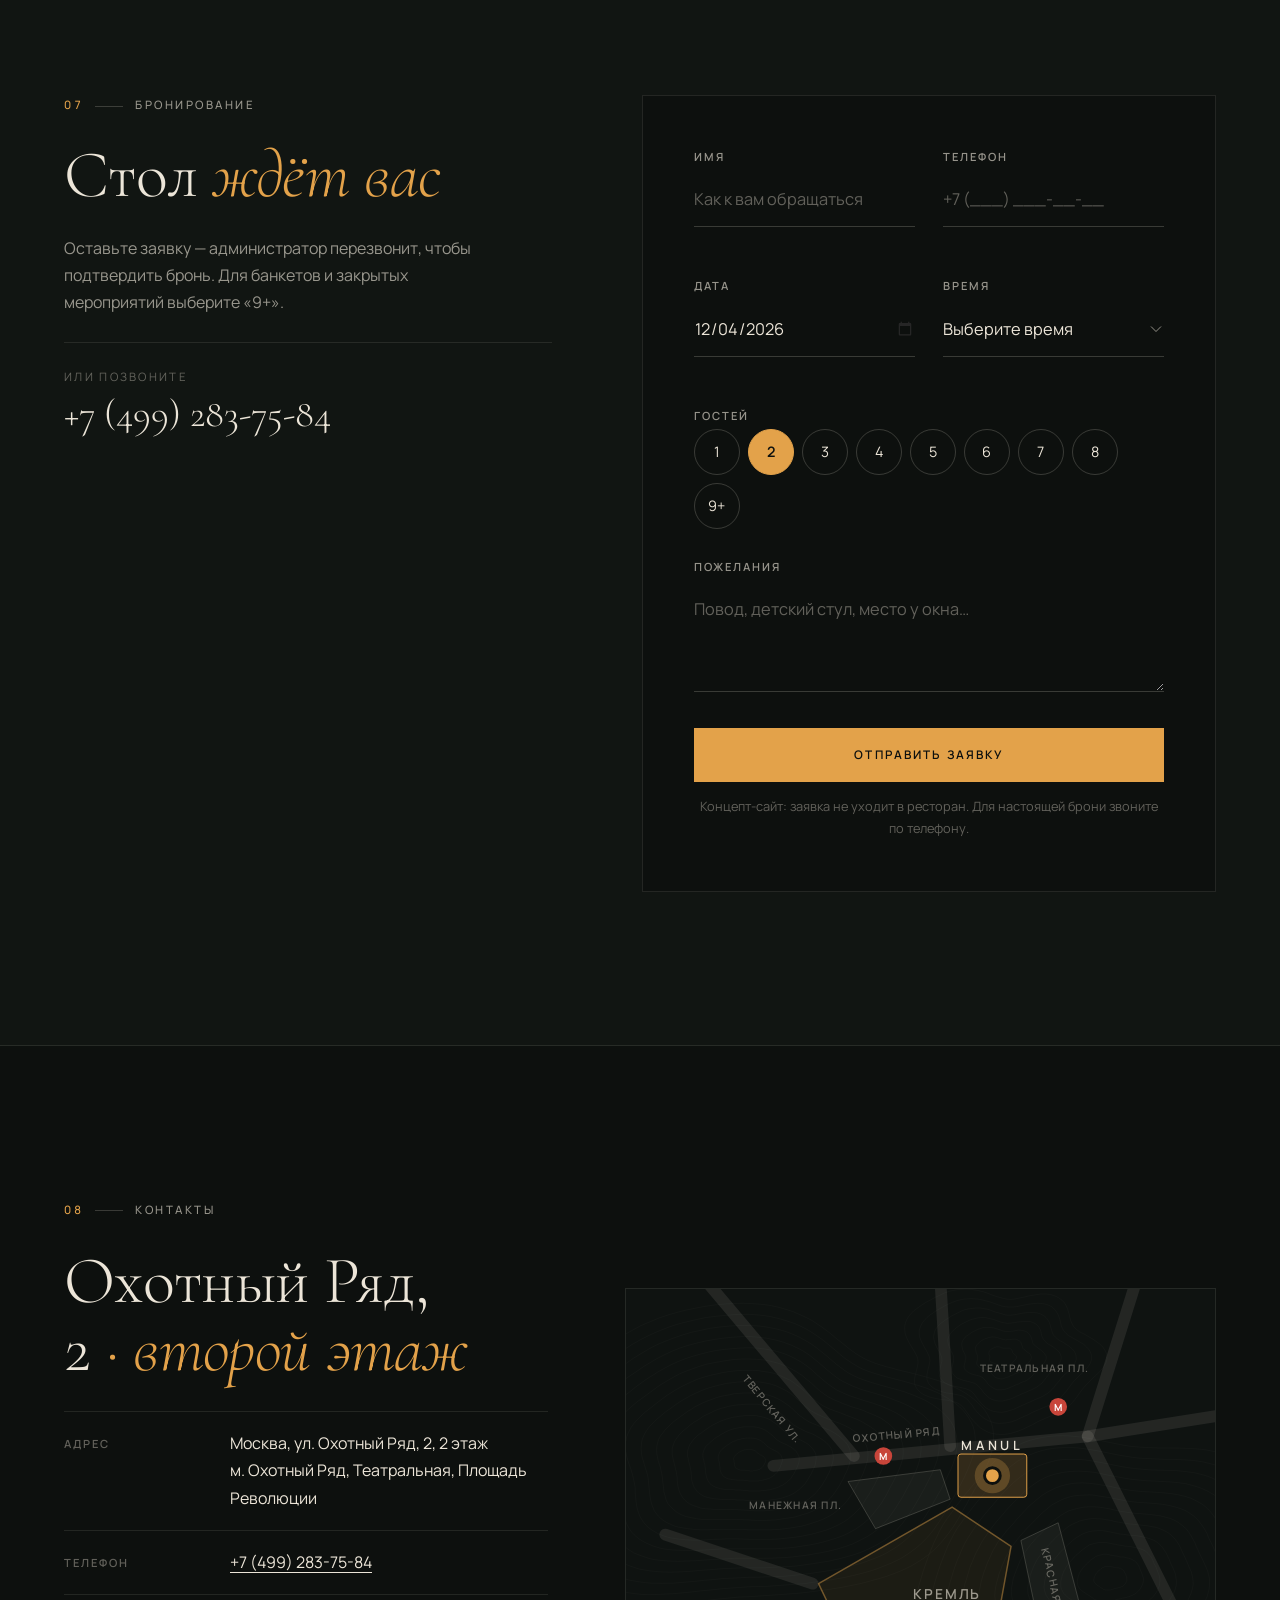
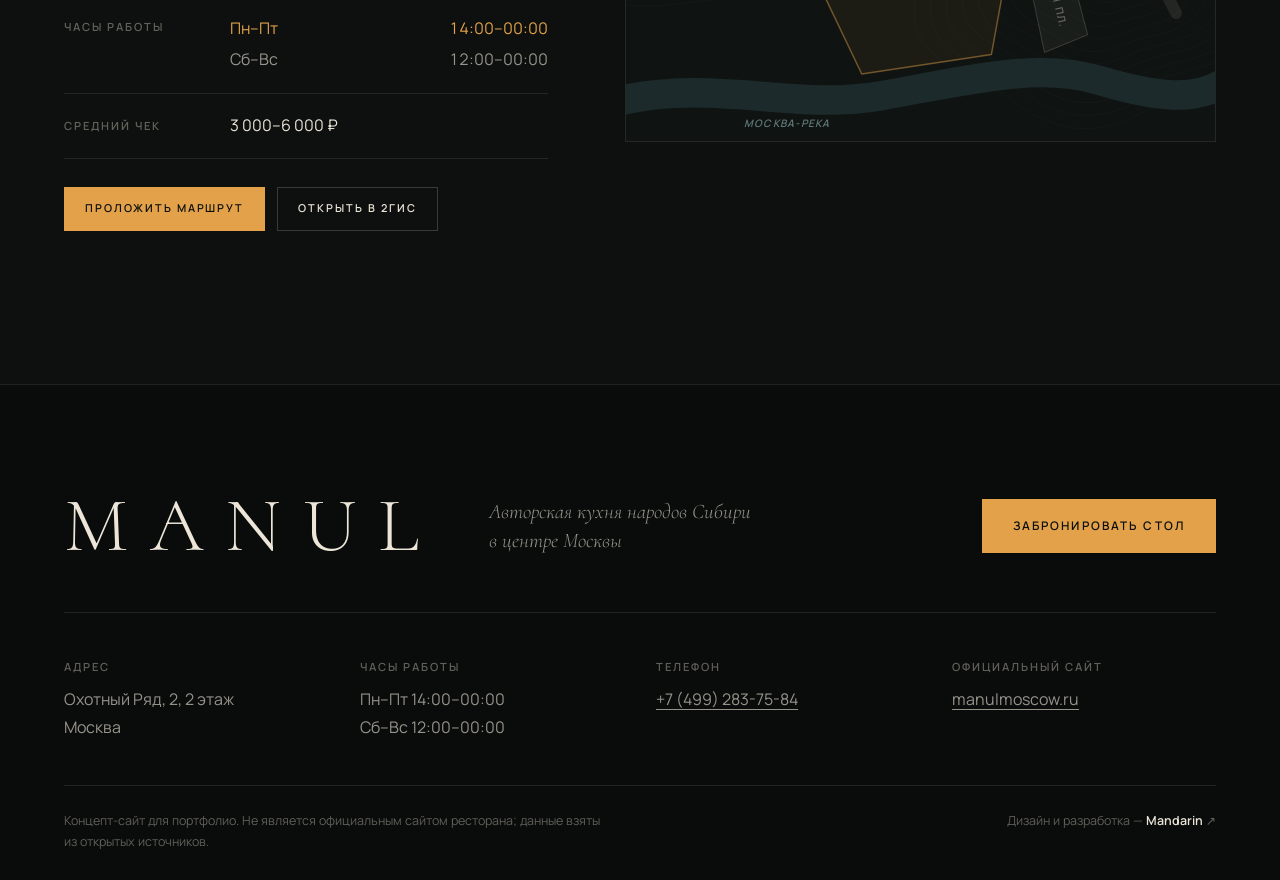
<file: portfolio/projects/restaurant/index.html>
<!doctype html>
<html lang="ru">
<head>
  <meta charset="utf-8">
  <meta name="viewport" content="width=device-width, initial-scale=1, viewport-fit=cover">
  <title data-i18n="meta.title">MANUL — ресторан кухни народов Сибири на Охотном Ряду</title>
  <meta name="description" content="MANUL — ресторан авторской кухни народов Сибири в центре Москвы: строганина, согажа, хуужууры, нельма и оленина. Охотный Ряд, 2, 2 этаж. Бронирование столов." data-i18n-attr="content:meta.description">
  <meta name="theme-color" content="#0d100e">
  <meta property="og:type" content="restaurant">
  <meta property="og:title" content="MANUL — Сибирь в центре Москвы">
  <meta property="og:description" content="Авторская кухня народов Сибири на Охотном Ряду, 2.">
  <link rel="icon" href="images/favicon.svg" type="image/svg+xml">
  <script>
    (function () {
      var d = document.documentElement, l = null;
      d.classList.add('js');
      try { l = new URLSearchParams(location.search).get('lang') || localStorage.getItem('mandarin-lang'); } catch (e) {}
      if (l === 'en') { d.lang = 'en'; d.classList.add('i18n-pending'); setTimeout(function () { d.classList.remove('i18n-pending'); }, 1500); }
    })();
  </script>
  <link rel="stylesheet" href="css/fonts.css">
  <link rel="stylesheet" href="css/style.css">
  <script type="application/ld+json">
  {
    "@context": "https://schema.org",
    "@type": "Restaurant",
    "name": "MANUL",
    "servesCuisine": ["Siberian", "Сибирская"],
    "priceRange": "3000–6000 ₽",
    "telephone": "+7 499 283-75-84",
    "url": "https://manulmoscow.ru",
    "acceptsReservations": true,
    "address": { "@type": "PostalAddress", "streetAddress": "ул. Охотный Ряд, 2, 2 этаж", "addressLocality": "Москва", "addressCountry": "RU" },
    "openingHoursSpecification": [
      { "@type": "OpeningHoursSpecification", "dayOfWeek": ["Monday", "Tuesday", "Wednesday", "Thursday", "Friday"], "opens": "14:00", "closes": "00:00" },
      { "@type": "OpeningHoursSpecification", "dayOfWeek": ["Saturday", "Sunday"], "opens": "12:00", "closes": "00:00" }
    ]
  }
  </script>
</head>
<body>
  <a class="skip-link" href="#main" data-i18n="a11y.skip">Перейти к содержимому</a>

  <!-- ============================== HEADER ============================== -->
  <header class="header" id="header">
    <div class="container header__row">
      <a class="logo" href="#top" aria-label="MANUL" data-i18n-attr="aria-label:a11y.home">
        <svg class="logo__eyes" viewBox="0 0 40 16" aria-hidden="true"><circle cx="8" cy="8" r="6.5"/><circle cx="32" cy="8" r="6.5"/></svg>
        <span>MANUL</span>
      </a>

      <nav class="nav" aria-label="Основное меню" data-i18n-attr="aria-label:a11y.nav">
        <a href="#concept" data-i18n="nav.concept">Концепция</a>
        <a href="#menu" data-i18n="nav.menu">Меню</a>
        <a href="#chef" data-i18n="nav.chef">Шеф</a>
        <a href="#interior" data-i18n="nav.interior">Зал</a>
        <a href="#contacts" data-i18n="nav.contacts">Контакты</a>
      </nav>

      <div class="header__tools">
        <div class="lang" data-lang-switch role="group" aria-label="Язык / Language">
          <button type="button" data-lang-set="ru">RU</button>
          <button type="button" data-lang-set="en">EN</button>
        </div>
        <a class="btn btn--accent btn--sm header__cta" href="#reserve" data-i18n="cta.book">Забронировать</a>
        <button class="burger" type="button" aria-expanded="false" aria-controls="drawer" aria-label="Открыть меню" data-i18n-attr="aria-label:a11y.menu">
          <span></span><span></span>
        </button>
      </div>
    </div>
  </header>

  <div class="drawer" id="drawer" hidden>
    <nav class="drawer__nav" aria-label="Мобильное меню" data-i18n-attr="aria-label:a11y.mnav">
      <a href="#concept" data-i18n="nav.concept">Концепция</a>
      <a href="#signature" data-i18n="nav.signature">Специалитеты</a>
      <a href="#menu" data-i18n="nav.menu">Меню</a>
      <a href="#chef" data-i18n="nav.chef">Шеф</a>
      <a href="#interior" data-i18n="nav.interior">Зал</a>
      <a href="#reserve" data-i18n="nav.reserve">Бронь</a>
      <a href="#contacts" data-i18n="nav.contacts">Контакты</a>
    </nav>
    <div class="drawer__foot">
      <a class="drawer__phone" href="tel:+74992837584">+7 (499) 283-75-84</a>
      <p data-i18n="drawer.address">Охотный Ряд, 2 · 2 этаж</p>
    </div>
  </div>

  <main id="main" tabindex="-1">

    <!-- ============================== HERO ============================== -->
    <section class="hero" id="top">
      <div class="hero__bg" aria-hidden="true"></div>

      <div class="hero__art">
        <svg class="manul" viewBox="0 0 800 520" role="img" aria-labelledby="manul-title">
          <title id="manul-title" data-i18n="hero.art">Глаза манула в темноте</title>
          <defs>
            <radialGradient id="iris" cx="50%" cy="46%" r="56%">
              <stop offset="0" stop-color="#ffe6a8"/>
              <stop offset=".42" stop-color="#eeb055"/>
              <stop offset=".82" stop-color="#b0621f"/>
              <stop offset="1" stop-color="#5b2d0b"/>
            </radialGradient>
            <radialGradient id="glow">
              <stop offset="0" stop-color="#eeb055" stop-opacity=".5"/>
              <stop offset=".6" stop-color="#eeb055" stop-opacity=".08"/>
              <stop offset="1" stop-color="#eeb055" stop-opacity="0"/>
            </radialGradient>
            <clipPath id="eye-l"><path d="M265 276C270 244 300 230 327 234C352 238 368 255 367 276C362 300 340 314 314 313C286 311 263 298 265 276Z"/></clipPath>
            <clipPath id="eye-r"><path d="M535 276C530 244 500 230 473 234C448 238 432 255 433 276C438 300 460 314 486 313C514 311 537 298 535 276Z"/></clipPath>
          </defs>

          <g class="manul__face" fill="none" stroke="currentColor" stroke-linecap="round" stroke-linejoin="round">
            <path class="draw" pathLength="1" d="M400 92C500 92 590 128 628 196C652 240 660 288 648 330C632 386 584 430 520 452C482 466 440 472 400 472C360 472 318 466 280 452C216 430 168 386 152 330C140 288 148 240 172 196C210 128 300 92 400 92Z"/>
            <path class="draw" pathLength="1" d="M196 172C174 142 180 112 206 104C232 100 256 116 270 134M206 152C200 134 206 122 220 120"/>
            <path class="draw" pathLength="1" d="M604 172C626 142 620 112 594 104C568 100 544 116 530 134M594 152C600 134 594 122 580 120"/>
            <path class="draw" pathLength="1" d="M300 214C320 200 346 198 366 206M500 214C480 200 454 198 434 206"/>
            <path class="draw" pathLength="1" d="M262 302C246 322 226 340 200 352M278 328C262 354 240 374 214 388M538 302C554 322 574 340 600 352M522 328C538 354 560 374 586 388"/>
            <path class="draw" pathLength="1" d="M160 342l-26 10M172 370l-24 16M192 396l-18 20M216 418l-12 22M640 342l26 10M628 370l24 16M608 396l18 20M584 418l12 22"/>
            <path class="draw" pathLength="1" d="M360 398C320 394 280 398 236 410M362 408C324 412 290 422 250 440M440 398C480 394 520 398 564 410M438 408C476 412 510 422 550 440"/>
            <path class="draw" pathLength="1" d="M400 386V400M400 400C392 412 376 414 364 406M400 400C408 412 424 414 436 406M372 436C386 444 414 444 428 436"/>
            <path class="manul__nose" d="M378 364C388 356 412 356 422 364C416 376 408 384 400 386C392 384 384 376 378 364Z"/>
            <g class="manul__spots">
              <circle cx="372" cy="150" r="3.5"/><circle cx="400" cy="140" r="3.5"/><circle cx="428" cy="150" r="3.5"/>
              <circle cx="358" cy="176" r="3"/><circle cx="386" cy="170" r="3"/><circle cx="414" cy="170" r="3"/><circle cx="442" cy="176" r="3"/>
              <circle cx="400" cy="196" r="3"/>
            </g>
          </g>

          <ellipse class="manul__glow" cx="316" cy="274" rx="150" ry="118" fill="url(#glow)"/>
          <ellipse class="manul__glow" cx="484" cy="274" rx="150" ry="118" fill="url(#glow)"/>

          <g class="manul__eye">
            <g clip-path="url(#eye-l)">
              <rect x="255" y="220" width="125" height="100" fill="url(#iris)"/>
              <g class="manul__pupil"><circle cx="316" cy="274" r="17"/><circle class="manul__spark" cx="306" cy="263" r="5"/></g>
            </g>
            <path class="manul__rim" d="M265 276C270 244 300 230 327 234C352 238 368 255 367 276C362 300 340 314 314 313C286 311 263 298 265 276Z"/>
          </g>
          <g class="manul__eye">
            <g clip-path="url(#eye-r)">
              <rect x="420" y="220" width="125" height="100" fill="url(#iris)"/>
              <g class="manul__pupil"><circle cx="484" cy="274" r="17"/><circle class="manul__spark" cx="474" cy="263" r="5"/></g>
            </g>
            <path class="manul__rim" d="M535 276C530 244 500 230 473 234C448 238 432 255 433 276C438 300 460 314 486 313C514 311 537 298 535 276Z"/>
          </g>
        </svg>
      </div>

      <div class="container hero__content">
        <p class="eyebrow hero__eyebrow" data-i18n="hero.eyebrow">Авторская кухня народов Сибири · Москва</p>
        <h1 class="hero__title">
          <span class="line"><span data-i18n="hero.t1">Сибирь</span></span>
          <span class="line"><em data-i18n="hero.t2">в центре Москвы</em></span>
        </h1>
        <div class="hero__aside">
          <p class="hero__lead" data-i18n="hero.lead">Рецепты, собранные в&nbsp;экспедициях по&nbsp;Хакасии, Тыве, Алтаю и&nbsp;вдоль Енисея. Строганина, дичь и&nbsp;северная рыба — в&nbsp;двух шагах от&nbsp;Красной площади.</p>
          <div class="hero__cta">
            <a class="btn btn--accent" href="#reserve" data-i18n="cta.table">Забронировать стол</a>
            <a class="btn btn--ghost" href="#menu" data-i18n="cta.menu">Смотреть меню</a>
          </div>
        </div>
      </div>

      <div class="container hero__meta">
        <p class="status" data-status><span class="status__dot" aria-hidden="true"></span><span data-status-text>—</span></p>
        <p data-i18n="hero.address">Охотный Ряд, 2 · 2 этаж</p>
        <p class="hero__rating"><b>5,0</b> <span aria-hidden="true">★</span> <span data-i18n="hero.rating">1 747 оценок на Яндекс Картах</span></p>
        <a class="hero__scroll" href="#concept" aria-label="Листать вниз" data-i18n-attr="aria-label:a11y.scroll"><span></span></a>
      </div>
    </section>

    <!-- ============================== TICKER ============================== -->
    <div class="ticker" aria-hidden="true">
      <div class="ticker__track" data-ticker>
        <span data-i18n="ticker">Строганина <i>✦</i> Нельма <i>✦</i> Муксун <i>✦</i> Оленина <i>✦</i> Кедровый орех <i>✦</i> Черемша <i>✦</i> Облепиха <i>✦</i> Черёмуха <i>✦</i> Хакасская говядина <i>✦</i> Осётр <i>✦</i></span>
      </div>
    </div>

    <!-- ============================== CONCEPT ============================== -->
    <section class="section concept" id="concept">
      <div class="container">
        <div class="section-head">
          <p class="eyebrow" data-reveal><span class="num">01</span> <span data-i18n="concept.eyebrow">Концепция</span></p>
          <h2 class="h2" data-reveal data-i18n="concept.title">Полгода в&nbsp;экспедиции — <em>чтобы привезти Сибирь на&nbsp;Охотный&nbsp;Ряд</em></h2>
        </div>

        <div class="concept__grid">
          <div class="concept__text">
            <p class="lead" data-reveal data-i18n="concept.p1">Команда MANUL проехала Хакасию, Тыву, Алтай и&nbsp;Енисейский край: искала продукты, техники и&nbsp;рецепты хакасов, тувинцев и&nbsp;таёжных староверов.</p>
            <p data-reveal data-i18n="concept.p2">Шеф адаптировал найденное к&nbsp;современной подаче, не&nbsp;теряя главного — вкуса. В&nbsp;основе меню — местные продукты: нельма, муксун, осётр, ряпушка, оленина и&nbsp;лось, черемша и&nbsp;кедровый орех. Хлеб и&nbsp;соусы готовят на&nbsp;месте, а&nbsp;официанты расскажут историю каждого блюда.</p>
          </div>

          <figure class="route" data-reveal>
            <svg class="route__map" viewBox="0 0 640 400" role="img" aria-labelledby="route-title">
              <title id="route-title" data-i18n="route.title">Маршрут экспедиции: Хакасия, Тыва, Алтай, Енисей — и Москва</title>
              <path class="route__line" d="M40 330C120 330 150 250 210 238S300 300 352 260S420 120 480 110S580 170 600 60"/>
              <path class="route__trail" pathLength="1" d="M40 330C120 330 150 250 210 238S300 300 352 260S420 120 480 110S580 170 600 60"/>
              <g class="route__stop" style="--i:0"><circle cx="210" cy="238" r="6"/><circle class="ring" cx="210" cy="238" r="14"/><text x="210" y="212" data-i18n="route.khakassia">Хакасия</text></g>
              <g class="route__stop" style="--i:1"><circle cx="352" cy="260" r="6"/><circle class="ring" cx="352" cy="260" r="14"/><text x="352" y="298" data-i18n="route.tuva">Тыва</text></g>
              <g class="route__stop" style="--i:2"><circle cx="480" cy="110" r="6"/><circle class="ring" cx="480" cy="110" r="14"/><text x="480" y="84" data-i18n="route.altai">Алтай</text></g>
              <g class="route__stop" style="--i:3"><circle cx="600" cy="60" r="6"/><circle class="ring" cx="600" cy="60" r="14"/><text x="588" y="34" text-anchor="end" data-i18n="route.yenisei">Енисей</text></g>
              <g class="route__stop route__stop--home" style="--i:-1"><rect x="32" y="322" width="16" height="16" transform="rotate(45 40 330)"/><text x="40" y="370" data-i18n="route.moscow">Москва</text></g>
            </svg>
            <figcaption class="route__legend">
              <span data-i18n="route.l1"><b>Хакасия</b> — говядина, степные травы</span>
              <span data-i18n="route.l2"><b>Тыва</b> — согажа, хуужууры, баранина</span>
              <span data-i18n="route.l3"><b>Алтай</b> — мёд, кедр, облепиха</span>
              <span data-i18n="route.l4"><b>Енисей</b> — нельма, муксун, осётр</span>
            </figcaption>
          </figure>
        </div>

        <dl class="stats">
          <div class="stat" data-reveal><dt data-i18n="stats.months">месяцев экспедиций</dt><dd data-count="6">6</dd></div>
          <div class="stat" data-reveal style="--d:1"><dt data-i18n="stats.regions">регионов Сибири в меню</dt><dd data-count="4">4</dd></div>
          <div class="stat" data-reveal style="--d:2"><dt data-i18n="stats.seasons">сезонных меню в год</dt><dd data-count="3">3</dd></div>
          <div class="stat" data-reveal style="--d:3"><dt data-i18n="stats.guests">гостей вмещает зал</dt><dd data-count="155">155</dd></div>
        </dl>
      </div>
    </section>

    <!-- ============================== SIGNATURE ============================== -->
    <section class="section signature" id="signature">
      <div class="container">
        <div class="section-head section-head--row">
          <div>
            <p class="eyebrow" data-reveal><span class="num">02</span> <span data-i18n="sig.eyebrow">Специалитеты</span></p>
            <h2 class="h2" data-reveal data-i18n="sig.title">Блюда, ради которых <em>едут через весь город</em></h2>
          </div>
          <p class="section-head__note" data-reveal data-i18n="sig.note">Редкие для Москвы вкусы: от&nbsp;тувинской согажи до&nbsp;ухи по&nbsp;рецепту староверов.</p>
        </div>

        <ol class="dishes" data-dishes></ol>
      </div>
    </section>

    <!-- ============================== MENU ============================== -->
    <section class="section menu" id="menu">
      <div class="menu__bg" aria-hidden="true"></div>
      <div class="container">
        <div class="section-head section-head--center">
          <p class="eyebrow" data-reveal><span class="num">03</span> <span data-i18n="menu.eyebrow">Меню</span></p>
          <h2 class="h2" data-reveal data-i18n="menu.title">Из&nbsp;тайги, степи <em>и&nbsp;северных рек</em></h2>
        </div>

        <div class="tabs" role="tablist" aria-label="Разделы меню" data-i18n-attr="aria-label:menu.tabs" data-menu-tabs></div>
        <div class="menu__panel" data-menu-panel role="tabpanel" tabindex="0"></div>

        <p class="menu__note" data-reveal data-i18n="menu.note">Меню обновляется три раза в&nbsp;год. Цены указаны в&nbsp;рублях; наличие и&nbsp;актуальную стоимость сезонных блюд уточняйте у&nbsp;официанта. Средний чек — 3&nbsp;000–6&nbsp;000&nbsp;₽.</p>
      </div>
    </section>

    <!-- ============================== SEASONS ============================== -->
    <section class="section seasons" id="seasons">
      <div class="container">
        <div class="section-head section-head--row">
          <div>
            <p class="eyebrow" data-reveal><span class="num">04</span> <span data-i18n="seasons.eyebrow">Сезоны</span></p>
            <h2 class="h2" data-reveal data-i18n="seasons.title">Три меню — <em>три сибирских сезона</em></h2>
          </div>
        </div>
        <ul class="seasons__grid">
          <li class="season" data-reveal>
            <svg viewBox="0 0 48 48" aria-hidden="true"><path d="M24 42V20M24 26c-6-1-10-6-10-13 7 0 10 5 10 13Zm0 0c6-1 10-6 10-13-7 0-10 5-10 13Z"/></svg>
            <h3 data-i18n="seasons.spring">Весна</h3>
            <p data-i18n="seasons.springText">Лесные травы и&nbsp;черемша — первая зелень после долгой зимы.</p>
          </li>
          <li class="season" data-reveal style="--d:1">
            <svg viewBox="0 0 48 48" aria-hidden="true"><path d="M8 24c0-8.8 7.2-14 16-14s16 5.2 16 14H8Zm12 0v10a4 4 0 0 0 8 0V24"/></svg>
            <h3 data-i18n="seasons.autumn">Осень</h3>
            <p data-i18n="seasons.autumnText">Грибы, ягоды и&nbsp;дичь — время сбора урожая тайги.</p>
          </li>
          <li class="season" data-reveal style="--d:2">
            <svg viewBox="0 0 48 48" aria-hidden="true"><path d="M24 6v36M8.4 15l31.2 18M8.4 33l31.2-18M19 9l5 5 5-5M19 39l5-5 5 5"/></svg>
            <h3 data-i18n="seasons.winter">Зима</h3>
            <p data-i18n="seasons.winterText">Строганина из&nbsp;мороженой рыбы — главное зимнее блюдо Севера.</p>
          </li>
        </ul>
      </div>
    </section>

    <!-- ============================== CHEF ============================== -->
    <section class="section chef" id="chef">
      <div class="container chef__grid">
        <figure class="chef__photo photo-slot" data-photo="" hidden>
          <!-- Фото шефа: укажите путь в data-photo, например "images/chef.webp" -->
        </figure>
        <div class="chef__body">
          <p class="eyebrow" data-reveal><span class="num">05</span> <span data-i18n="chef.eyebrow">Бренд-шеф</span></p>
          <h2 class="chef__name" data-reveal>
            <span data-i18n="chef.first">Виктор</span>
            <em data-i18n="chef.last">Шайдецкий</em>
          </h2>
          <blockquote class="chef__statement" data-reveal>
            <p data-i18n="chef.statement">Шесть месяцев он&nbsp;провёл в&nbsp;экспедициях, погружаясь в&nbsp;кухни народов Сибири, — и&nbsp;перенёс их&nbsp;рецепты в&nbsp;центр Москвы.</p>
          </blockquote>
          <p data-reveal data-i18n="chef.text">Часть блюд Виктор интерпретировал по-своему: вителло тоннато из&nbsp;опалённой оленины, кета с&nbsp;кедровой кашей, блины с&nbsp;якутским карасём. Сезонные ягоды и&nbsp;коренья держат баланс кислоты и&nbsp;сладости, а&nbsp;местная рыба и&nbsp;дичь остаются в&nbsp;центре тарелки.</p>
          <ul class="chef__facts" data-reveal>
            <li data-i18n="chef.f1">Хлеб и&nbsp;соусы — собственного приготовления</li>
            <li data-i18n="chef.f2">Сезонное меню трижды в&nbsp;год</li>
            <li data-i18n="chef.f3">Продукты от&nbsp;сибирских поставщиков</li>
          </ul>
        </div>
      </div>
    </section>

    <!-- ============================== INTERIOR ============================== -->
    <section class="section interior" id="interior">
      <div class="container">
        <div class="section-head section-head--row">
          <div>
            <p class="eyebrow" data-reveal><span class="num">06</span> <span data-i18n="int.eyebrow">Зал</span></p>
            <h2 class="h2" data-reveal data-i18n="int.title">Тайга, <em>отражённая в&nbsp;чёрной воде</em></h2>
          </div>
          <p class="section-head__note" data-reveal data-i18n="int.note">Второй этаж на&nbsp;Охотном Ряду: до&nbsp;155 гостей, отдельная VIP-комната и&nbsp;зал для&nbsp;банкетов.</p>
        </div>

        <div class="panels">
          <figure class="panel panel--wood photo-slot" data-photo="" data-reveal>
            <svg class="panel__art" viewBox="0 0 400 520" preserveAspectRatio="xMidYMid slice" aria-hidden="true">
              <filter id="wood" x="0" y="0" width="100%" height="100%"><feTurbulence type="fractalNoise" baseFrequency="0.006 0.12" numOctaves="3" seed="4"/><feColorMatrix values="0 0 0 0 .36  0 0 0 0 .22  0 0 0 0 .12  0 0 0 1.4 -.35"/></filter>
              <filter id="fur" x="0" y="0" width="100%" height="100%"><feTurbulence type="fractalNoise" baseFrequency="0.9 0.05" numOctaves="2" seed="2"/><feColorMatrix values="0 0 0 0 .78  0 0 0 0 .70  0 0 0 0 .6  0 0 0 1.2 -.45"/></filter>
              <rect width="400" height="520" fill="#2a1a10"/>
              <rect width="400" height="520" filter="url(#wood)"/>
              <path d="M0 330C80 300 160 350 240 320S360 300 400 330V520H0Z" fill="#1c1510"/>
              <path d="M0 330C80 300 160 350 240 320S360 300 400 330V520H0Z" filter="url(#fur)" opacity=".85"/>
            </svg>
            <figcaption>
              <span class="panel__num">i</span>
              <b data-i18n="int.p1">Дерево и мех</b>
              <span data-i18n="int.p1t">Деревянная мебель, укрытая шкурами</span>
            </figcaption>
          </figure>

          <figure class="panel panel--glass photo-slot" data-photo="" data-reveal style="--d:1">
            <svg class="panel__art" viewBox="0 0 400 520" preserveAspectRatio="xMidYMid slice" aria-hidden="true">
              <defs>
                <linearGradient id="glass" x1="0" x2="1">
                  <stop offset="0" stop-color="#1b2320"/><stop offset=".45" stop-color="#3a4640"/><stop offset=".55" stop-color="#9aa39a" stop-opacity=".55"/><stop offset=".62" stop-color="#2c3531"/><stop offset="1" stop-color="#141a17"/>
                </linearGradient>
                <pattern id="slats" width="40" height="520" patternUnits="userSpaceOnUse"><rect width="38" height="520" fill="url(#glass)"/></pattern>
                <linearGradient id="glare" x1="0" y1="0" x2="1" y2="1"><stop offset=".3" stop-color="#fff" stop-opacity="0"/><stop offset=".5" stop-color="#fff" stop-opacity=".16"/><stop offset=".7" stop-color="#fff" stop-opacity="0"/></linearGradient>
              </defs>
              <rect width="400" height="520" fill="#0e1311"/>
              <rect width="400" height="520" fill="url(#slats)"/>
              <rect class="panel__glare" width="400" height="520" fill="url(#glare)"/>
              <circle cx="120" cy="140" r="3" fill="#eeb055"/><circle cx="260" cy="120" r="2.5" fill="#eeb055"/><circle cx="330" cy="200" r="2" fill="#eeb055" opacity=".7"/>
            </svg>
            <figcaption>
              <span class="panel__num">ii</span>
              <b data-i18n="int.p2">Зеркальная перегородка</b>
              <span data-i18n="int.p2t">Стекло делит зал и&nbsp;множит огни</span>
            </figcaption>
          </figure>

          <figure class="panel panel--water photo-slot" data-photo="" data-reveal style="--d:2">
            <svg class="panel__art" viewBox="0 0 400 520" preserveAspectRatio="xMidYMid slice" aria-hidden="true">
              <filter id="water" x="0" y="0" width="100%" height="100%"><feTurbulence type="turbulence" baseFrequency="0.012 0.05" numOctaves="2" seed="9"/><feColorMatrix values="0 0 0 0 .55  0 0 0 0 .6  0 0 0 0 .58  0 0 0 .9 -.1"/></filter>
              <radialGradient id="lamp" cx="50%" cy="38%" r="40%"><stop offset="0" stop-color="#eeb055" stop-opacity=".45"/><stop offset="1" stop-color="#eeb055" stop-opacity="0"/></radialGradient>
              <rect width="400" height="520" fill="#050706"/>
              <rect width="400" height="520" filter="url(#water)" opacity=".35"/>
              <rect width="400" height="520" fill="url(#lamp)"/>
            </svg>
            <figcaption>
              <span class="panel__num">iii</span>
              <b data-i18n="int.p3">Потолок как вода</b>
              <span data-i18n="int.p3t">Чёрная глянцевая гладь над&nbsp;залом</span>
            </figcaption>
          </figure>
        </div>

        <ul class="features">
          <li data-reveal><b data-i18n="int.f1">155</b><span data-i18n="int.f1t">гостей в&nbsp;зале</span></li>
          <li data-reveal style="--d:1"><b data-i18n="int.f2">VIP</b><span data-i18n="int.f2t">отдельная комната</span></li>
          <li data-reveal style="--d:2"><b data-i18n="int.f3">Live</b><span data-i18n="int.f3t">живая музыка и&nbsp;DJ-сеты</span></li>
          <li data-reveal style="--d:3"><b data-i18n="int.f4">Вино</b><span data-i18n="int.f4t">винная карта и&nbsp;бар</span></li>
          <li data-reveal style="--d:4"><b>EN</b><span data-i18n="int.f5t">меню на&nbsp;английском</span></li>
        </ul>
      </div>
    </section>

    <!-- ============================== RESERVE ============================== -->
    <section class="section reserve" id="reserve">
      <div class="container reserve__grid">
        <div class="reserve__intro">
          <p class="eyebrow" data-reveal><span class="num">07</span> <span data-i18n="res.eyebrow">Бронирование</span></p>
          <h2 class="h2" data-reveal data-i18n="res.title">Стол <em>ждёт вас</em></h2>
          <p data-reveal data-i18n="res.text">Оставьте заявку — администратор перезвонит, чтобы подтвердить бронь. Для банкетов и&nbsp;закрытых мероприятий выберите «9+».</p>
          <div class="reserve__phone" data-reveal>
            <span data-i18n="res.call">Или позвоните</span>
            <a href="tel:+74992837584">+7 (499) 283-75-84</a>
          </div>
        </div>

        <form class="form" id="reserve-form" novalidate data-reveal>
          <div class="form__grid">
            <label class="field">
              <span class="field__label" data-i18n="form.name">Имя</span>
              <input name="name" type="text" autocomplete="name" required maxlength="60" placeholder="Как к вам обращаться" data-i18n-attr="placeholder:form.nameP">
              <span class="field__error" aria-live="polite"></span>
            </label>
            <label class="field">
              <span class="field__label" data-i18n="form.phone">Телефон</span>
              <input name="phone" type="tel" autocomplete="tel" required placeholder="+7 (___) ___-__-__" inputmode="tel">
              <span class="field__error" aria-live="polite"></span>
            </label>
            <label class="field">
              <span class="field__label" data-i18n="form.date">Дата</span>
              <input name="date" type="date" required>
              <span class="field__error" aria-live="polite"></span>
            </label>
            <label class="field">
              <span class="field__label" data-i18n="form.time">Время</span>
              <select name="time" required></select>
              <span class="field__error" aria-live="polite"></span>
            </label>
            <fieldset class="field field--wide guests">
              <legend class="field__label" data-i18n="form.guests">Гостей</legend>
              <div class="guests__row" data-guests></div>
            </fieldset>
            <label class="field field--wide">
              <span class="field__label" data-i18n="form.comment">Пожелания</span>
              <textarea name="comment" rows="3" maxlength="400" placeholder="Повод, детский стул, место у окна…" data-i18n-attr="placeholder:form.commentP"></textarea>
            </label>
          </div>
          <div class="form__foot">
            <button class="btn btn--accent btn--wide" type="submit"><span data-i18n="form.submit">Отправить заявку</span></button>
            <p class="form__note" data-i18n="form.note">Концепт-сайт: заявка не&nbsp;уходит в&nbsp;ресторан. Для настоящей брони звоните по&nbsp;телефону.</p>
          </div>

          <div class="form__done" hidden tabindex="-1">
            <svg viewBox="0 0 48 48" aria-hidden="true"><circle cx="24" cy="24" r="22"/><path d="M15 24.5l6 6 12-13"/></svg>
            <h3 data-i18n="form.doneTitle">Заявка принята</h3>
            <p data-done-text></p>
            <button class="btn btn--ghost btn--sm" type="button" data-reset data-i18n="form.again">Новая заявка</button>
          </div>
        </form>
      </div>
    </section>

    <!-- ============================== CONTACTS ============================== -->
    <section class="section contacts" id="contacts">
      <div class="container contacts__grid">
        <div class="contacts__info">
          <p class="eyebrow" data-reveal><span class="num">08</span> <span data-i18n="con.eyebrow">Контакты</span></p>
          <h2 class="h2" data-reveal data-i18n="con.title">Охотный Ряд, 2 <em>· второй этаж</em></h2>

          <dl class="contacts__list">
            <div data-reveal>
              <dt data-i18n="con.address">Адрес</dt>
              <dd><address data-i18n="con.addressV">Москва, ул. Охотный Ряд, 2, 2&nbsp;этаж<br>м. Охотный Ряд, Театральная, Площадь Революции</address></dd>
            </div>
            <div data-reveal>
              <dt data-i18n="con.phone">Телефон</dt>
              <dd><a class="link" href="tel:+74992837584">+7 (499) 283-75-84</a></dd>
            </div>
            <div data-reveal>
              <dt data-i18n="con.hours">Часы работы</dt>
              <dd><table class="hours" data-hours></table></dd>
            </div>
            <div data-reveal>
              <dt data-i18n="con.check">Средний чек</dt>
              <dd data-i18n="con.checkV">3 000–6 000 ₽</dd>
            </div>
          </dl>

          <div class="contacts__actions" data-reveal>
            <a class="btn btn--accent btn--sm" href="https://yandex.ru/maps/?text=%D1%80%D0%B5%D1%81%D1%82%D0%BE%D1%80%D0%B0%D0%BD%20MANUL%2C%20%D0%9E%D1%85%D0%BE%D1%82%D0%BD%D1%8B%D0%B9%20%D0%A0%D1%8F%D0%B4%2C%202%2C%20%D0%9C%D0%BE%D1%81%D0%BA%D0%B2%D0%B0" target="_blank" rel="noopener" data-i18n="con.route">Проложить маршрут</a>
            <a class="btn btn--ghost btn--sm" href="https://2gis.ru/moscow/firm/70000001080668583" target="_blank" rel="noopener" data-i18n="con.2gis">Открыть в 2ГИС</a>
          </div>
        </div>

        <figure class="map" data-reveal>
          <svg viewBox="0 0 600 460" role="img" aria-labelledby="map-title">
            <title id="map-title" data-i18n="map.title">Схема: ресторан MANUL на Охотном Ряду, рядом с Манежной и Красной площадью</title>
            <image href="images/topo.svg" width="600" height="460" preserveAspectRatio="xMidYMid slice" opacity=".05"/>
            <path class="map__river" d="M-10 420C90 396 170 430 260 414S420 380 480 398 580 420 610 400"/>
            <g class="map__roads">
              <path d="M80 -10L232 170"/>
              <path d="M150 180L470 150L610 128"/>
              <path d="M470 150L520 -10"/>
              <path d="M470 150L560 330"/>
              <path d="M40 250L190 300"/>
              <path d="M320 -10L330 160"/>
            </g>
            <path class="map__kremlin" d="M196 300L332 222L392 262L372 372L240 392Z"/>
            <path class="map__square" d="M402 256L440 238L470 352L426 370Z"/>
            <path class="map__square" d="M226 196L320 184L330 214L254 244Z"/>
            <rect class="map__block" x="338" y="168" width="70" height="44" rx="3"/>
            <text class="map__label" x="292" y="316" data-i18n="map.kremlin">Кремль</text>
            <text class="map__label map__label--sm" x="436" y="308" text-anchor="middle" transform="rotate(76.7 436 304)" data-i18n="map.red">Красная пл.</text>
            <text class="map__label map__label--sm" x="220" y="224" text-anchor="end" data-i18n="map.manege">Манежная пл.</text>
            <text class="map__label map__label--sm" x="118" y="92" transform="rotate(50 118 92)" data-i18n="map.tverskaya">Тверская ул.</text>
            <text class="map__label map__label--sm" x="276" y="152" text-anchor="middle" transform="rotate(-5.4 276 152)" data-i18n="map.okhotny">Охотный Ряд</text>
            <text class="map__label map__label--sm" x="360" y="84" data-i18n="map.theatre">Театральная пл.</text>
            <text class="map__label map__label--sm map__label--water" x="120" y="446" data-i18n="map.river">Москва-река</text>
            <g class="map__metro"><circle cx="262" cy="170" r="9"/><text x="262" y="174" text-anchor="middle">М</text></g>
            <g class="map__metro"><circle cx="440" cy="120" r="9"/><text x="440" y="124" text-anchor="middle">М</text></g>
            <g class="map__pin" transform="translate(373 190)">
              <circle class="map__pulse" r="18"/>
              <circle r="8"/>
              <text x="0" y="-26" text-anchor="middle">MANUL</text>
            </g>
          </svg>
        </figure>
      </div>
    </section>
  </main>

  <!-- ============================== FOOTER ============================== -->
  <footer class="footer">
    <div class="container">
      <div class="footer__top">
        <a class="footer__logo" href="#top">MANUL</a>
        <p class="footer__tag" data-i18n="footer.tag">Авторская кухня народов Сибири в&nbsp;центре Москвы</p>
        <a class="btn btn--accent" href="#reserve" data-i18n="cta.table">Забронировать стол</a>
      </div>
      <div class="footer__cols">
        <div>
          <h3 data-i18n="con.address">Адрес</h3>
          <p data-i18n="footer.address">Охотный Ряд, 2, 2 этаж<br>Москва</p>
        </div>
        <div>
          <h3 data-i18n="con.hours">Часы работы</h3>
          <p data-i18n="footer.hours">Пн–Пт 14:00–00:00<br>Сб–Вс 12:00–00:00</p>
        </div>
        <div>
          <h3 data-i18n="con.phone">Телефон</h3>
          <p><a class="link" href="tel:+74992837584">+7 (499) 283-75-84</a></p>
        </div>
        <div>
          <h3 data-i18n="footer.official">Официальный сайт</h3>
          <p><a class="link" href="https://manulmoscow.ru" target="_blank" rel="noopener">manulmoscow.ru</a></p>
        </div>
      </div>
      <div class="footer__bottom">
        <p data-i18n="footer.disclaimer">Концепт-сайт для портфолио. Не&nbsp;является официальным сайтом ресторана; данные взяты из&nbsp;открытых источников.</p>
        <a class="footer__credit" href="../../index.html#projects" data-lang-link><span data-i18n="footer.credit">Дизайн и разработка —</span> <b>Mandarin</b> <span aria-hidden="true">↗</span></a>
      </div>
    </div>
  </footer>

  <div class="dock" data-dock>
    <a class="btn btn--ghost btn--sm" href="tel:+74992837584" data-i18n="dock.call">Позвонить</a>
    <a class="btn btn--accent btn--sm" href="#reserve" data-i18n="cta.book">Забронировать</a>
  </div>

  <script src="js/content.js"></script>
  <script src="js/i18n.js"></script>
  <script src="js/main.js"></script>
</body>
</html>
</file>
<file: portfolio/assets/css/fonts.css>
/* Self-hosted Google Fonts (SIL Open Font License). Subsets: latin, latin-ext, cyrillic */
/* cyrillic */
@font-face {
  font-family: 'Inter Tight';
  font-style: italic;
  font-weight: 300 500;
  font-display: swap;
  src: url('../fonts/inter-tight-italic-300-500-cyrillic.woff2') format('woff2');
  unicode-range: U+0301, U+0400-045F, U+0490-0491, U+04B0-04B1, U+2116;
}
/* latin-ext */
@font-face {
  font-family: 'Inter Tight';
  font-style: italic;
  font-weight: 300 500;
  font-display: swap;
  src: url('../fonts/inter-tight-italic-300-500-latin-ext.woff2') format('woff2');
  unicode-range: U+0100-02BA, U+02BD-02C5, U+02C7-02CC, U+02CE-02D7, U+02DD-02FF, U+0304, U+0308, U+0329, U+1D00-1DBF, U+1E00-1E9F, U+1EF2-1EFF, U+2020, U+20A0-20AB, U+20AD-20C0, U+2113, U+2C60-2C7F, U+A720-A7FF;
}
/* latin */
@font-face {
  font-family: 'Inter Tight';
  font-style: italic;
  font-weight: 300 500;
  font-display: swap;
  src: url('../fonts/inter-tight-italic-300-500-latin.woff2') format('woff2');
  unicode-range: U+0000-00FF, U+0131, U+0152-0153, U+02BB-02BC, U+02C6, U+02DA, U+02DC, U+0304, U+0308, U+0329, U+2000-206F, U+20AC, U+2122, U+2191, U+2193, U+2212, U+2215, U+FEFF, U+FFFD;
}
/* cyrillic */
@font-face {
  font-family: 'Inter Tight';
  font-style: normal;
  font-weight: 300 700;
  font-display: swap;
  src: url('../fonts/inter-tight-normal-300-700-cyrillic.woff2') format('woff2');
  unicode-range: U+0301, U+0400-045F, U+0490-0491, U+04B0-04B1, U+2116;
}
/* latin-ext */
@font-face {
  font-family: 'Inter Tight';
  font-style: normal;
  font-weight: 300 700;
  font-display: swap;
  src: url('../fonts/inter-tight-normal-300-700-latin-ext.woff2') format('woff2');
  unicode-range: U+0100-02BA, U+02BD-02C5, U+02C7-02CC, U+02CE-02D7, U+02DD-02FF, U+0304, U+0308, U+0329, U+1D00-1DBF, U+1E00-1E9F, U+1EF2-1EFF, U+2020, U+20A0-20AB, U+20AD-20C0, U+2113, U+2C60-2C7F, U+A720-A7FF;
}
/* latin */
@font-face {
  font-family: 'Inter Tight';
  font-style: normal;
  font-weight: 300 700;
  font-display: swap;
  src: url('../fonts/inter-tight-normal-300-700-latin.woff2') format('woff2');
  unicode-range: U+0000-00FF, U+0131, U+0152-0153, U+02BB-02BC, U+02C6, U+02DA, U+02DC, U+0304, U+0308, U+0329, U+2000-206F, U+20AC, U+2122, U+2191, U+2193, U+2212, U+2215, U+FEFF, U+FFFD;
}
/* cyrillic */
@font-face {
  font-family: 'JetBrains Mono';
  font-style: normal;
  font-weight: 400 500;
  font-display: swap;
  src: url('../fonts/jetbrains-mono-normal-400-500-cyrillic.woff2') format('woff2');
  unicode-range: U+0301, U+0400-045F, U+0490-0491, U+04B0-04B1, U+2116;
}
/* latin-ext */
@font-face {
  font-family: 'JetBrains Mono';
  font-style: normal;
  font-weight: 400 500;
  font-display: swap;
  src: url('../fonts/jetbrains-mono-normal-400-500-latin-ext.woff2') format('woff2');
  unicode-range: U+0100-02BA, U+02BD-02C5, U+02C7-02CC, U+02CE-02D7, U+02DD-02FF, U+0304, U+0308, U+0329, U+1D00-1DBF, U+1E00-1E9F, U+1EF2-1EFF, U+2020, U+20A0-20AB, U+20AD-20C0, U+2113, U+2C60-2C7F, U+A720-A7FF;
}
/* latin */
@font-face {
  font-family: 'JetBrains Mono';
  font-style: normal;
  font-weight: 400 500;
  font-display: swap;
  src: url('../fonts/jetbrains-mono-normal-400-500-latin.woff2') format('woff2');
  unicode-range: U+0000-00FF, U+0131, U+0152-0153, U+02BB-02BC, U+02C6, U+02DA, U+02DC, U+0304, U+0308, U+0329, U+2000-206F, U+20AC, U+2122, U+2191, U+2193, U+2212, U+2215, U+FEFF, U+FFFD;
}
</file>
<file: portfolio/assets/css/style.css>
/* ==========================================================================
   Максим · Mandarin — portfolio
   1. Tokens · 2. Base · 3. Utilities · 4. Header · 5. Hero · 6. Ticker
   7. Sections · 8. Projects · 9. What I can build · 10. About · 11. Process
   12. Final CTA & contact · 13. Footer · 14. Cursor, progress, toast,
   mobile CTA · 15. Motion · 16. Responsive
   ========================================================================== */

/* 1. Tokens ---------------------------------------------------------------- */
:root {
  --bg: #f3f1ec;
  --paper: #fbfaf7;
  --ink: #111111;
  --ink-2: #1c1c1c;
  --muted: #67645f;
  --faint: #9a968f;
  --line: rgba(17, 17, 17, .1);
  --line-2: rgba(17, 17, 17, .2);
  --accent: #ff6a13;
  --accent-ink: #e2530a;

  --sans: 'Inter Tight', 'Inter', system-ui, -apple-system, 'Segoe UI', Roboto, sans-serif;
  --mono: 'JetBrains Mono', ui-monospace, SFMono-Regular, Menlo, Consolas, monospace;

  --ease: cubic-bezier(.19, 1, .22, 1);
  --ease-io: cubic-bezier(.65, 0, .35, 1);
  --gutter: clamp(20px, 4.5vw, 64px);
  --header-h: 76px;
  --section: clamp(96px, 12vw, 176px);
  --radius: clamp(14px, 1.6vw, 22px);
}

/* 2. Base ------------------------------------------------------------------ */
*, *::before, *::after { box-sizing: border-box; }
* { margin: 0; padding: 0; }
html { -webkit-text-size-adjust: 100%; text-size-adjust: 100%; scroll-behavior: smooth; scroll-padding-top: calc(var(--header-h) - 1px); background: var(--bg); }
html.i18n-pending body { visibility: hidden; }
html.is-locked { overflow: hidden; }
body { min-height: 100vh; background: var(--bg); color: var(--ink); font: 400 1.0625rem/1.6 var(--sans); letter-spacing: -.005em; -webkit-font-smoothing: antialiased; -moz-osx-font-smoothing: grayscale; overflow-x: clip; }
img, svg { display: block; max-width: 100%; }
img { height: auto; }
a { color: inherit; text-decoration: none; }
button { font: inherit; color: inherit; background: none; border: 0; cursor: pointer; }
ul, ol { list-style: none; }
[hidden] { display: none !important; }
::selection { background: var(--accent); color: #fff; }
:focus-visible { outline: 2px solid var(--accent); outline-offset: 3px; border-radius: 4px; }
main:focus { outline: none; }

/* 3. Utilities ------------------------------------------------------------- */
.container { width: 100%; max-width: 1440px; margin-inline: auto; padding-inline: var(--gutter); }
.mono { font-family: var(--mono); font-size: .75rem; font-weight: 400; letter-spacing: .02em; text-transform: uppercase; }
.skip-link { position: fixed; top: 10px; left: 10px; z-index: 300; padding: 10px 16px; border-radius: 999px; background: var(--ink); color: var(--paper); transform: translateY(-160%); transition: transform .3s; }
.skip-link:focus { transform: none; }

.label { display: inline-flex; align-items: center; gap: 12px; color: var(--muted); }
.label span:first-child { color: var(--accent); }
.label span:first-child::after { content: ''; display: inline-block; width: 26px; height: 1px; margin-left: 12px; vertical-align: middle; background: var(--line-2); }

.h2 { font: 500 clamp(2.6rem, 7vw, 6.4rem)/.95 var(--sans); letter-spacing: -.055em; }

.btn {
  --h: 54px;
  position: relative;
  display: inline-flex; align-items: center; justify-content: center; gap: 10px;
  min-height: var(--h); padding: 0 26px;
  border-radius: 999px; border: 1px solid transparent;
  font-size: .98rem; font-weight: 500; white-space: nowrap;
  overflow: hidden; isolation: isolate;
  transition: color .5s var(--ease), border-color .5s var(--ease), transform .5s var(--ease);
}
.btn svg { width: 15px; height: 15px; fill: none; stroke: currentColor; stroke-width: 1.6; stroke-linecap: round; stroke-linejoin: round; transition: transform .5s var(--ease); }
.btn::before { content: ''; position: absolute; inset: 0; z-index: -1; border-radius: inherit; transform: translateY(101%); transition: transform .55s var(--ease); }
.btn:hover::before, .btn:focus-visible::before { transform: none; }
.btn--accent { background: var(--accent); color: #fff; }
.btn--accent::before { background: var(--ink); }
.btn--accent:hover svg { transform: translateY(3px); }
.btn--ink { background: var(--ink); color: var(--paper); }
.btn--ink::before { background: var(--accent); }
.btn--ink:hover svg { transform: translate(2px, -2px); }
.btn--line { border-color: var(--line-2); }
.btn--line::before { background: var(--ink); }
.btn--line:hover { color: var(--paper); border-color: var(--ink); }
.btn--sm { --h: 44px; padding: 0 20px; font-size: .92rem; }

/* 4. Header ---------------------------------------------------------------- */
.header { position: fixed; inset: 0 0 auto; z-index: 80; height: var(--header-h); transition: background-color .4s, box-shadow .4s, transform .6s var(--ease); }
.header.is-scrolled { background: rgba(243, 241, 236, .82); -webkit-backdrop-filter: blur(16px) saturate(160%); backdrop-filter: blur(16px) saturate(160%); box-shadow: 0 1px 0 var(--line); }
.header.is-hidden { transform: translateY(-100%); }
.header__row { height: 100%; display: flex; align-items: center; gap: 36px; }
.logo { display: inline-flex; align-items: baseline; font-size: 1.4rem; font-weight: 600; letter-spacing: -.045em; margin-right: auto; }
.logo i { display: inline-block; width: .3em; height: .3em; margin-left: .06em; border-radius: 50%; background: var(--accent); transition: transform .5s var(--ease); }
.logo:hover i { transform: translateY(-.35em) scale(1.3); }
.nav { display: flex; gap: clamp(20px, 2.6vw, 40px); }
.nav a { position: relative; font-size: .98rem; color: var(--muted); transition: color .3s; }
.nav a::after { content: ''; position: absolute; left: 0; right: 0; bottom: -4px; height: 1px; background: currentColor; transform: scaleX(0); transform-origin: right; transition: transform .5s var(--ease); }
.nav a:hover, .nav a.is-active { color: var(--ink); }
.nav a:hover::after, .nav a.is-active::after { transform: scaleX(1); transform-origin: left; }
.header__tools { display: flex; align-items: center; gap: 14px; }

.lang { position: relative; display: inline-flex; padding: 3px; border-radius: 999px; box-shadow: inset 0 0 0 1px var(--line-2); }
.lang::before { content: ''; position: absolute; top: 3px; bottom: 3px; left: 3px; width: calc(50% - 3px); border-radius: 999px; background: var(--ink); transition: transform .5s var(--ease); }
.lang[data-current="en"]::before { transform: translateX(100%); }
.lang button { position: relative; width: 40px; height: 30px; font: 500 .72rem/1 var(--mono); letter-spacing: .04em; color: var(--muted); transition: color .35s; }
.lang button.is-active { color: var(--paper); }

.burger { display: none; position: relative; width: 44px; height: 44px; border-radius: 50%; box-shadow: inset 0 0 0 1px var(--line-2); }
.burger span { position: absolute; left: 14px; right: 14px; height: 1.5px; background: var(--ink); transition: transform .5s var(--ease); }
.burger span:first-child { top: 18px; }
.burger span:last-child { top: 25px; }
.burger[aria-expanded="true"] span:first-child { transform: translateY(3.5px) rotate(45deg); }
.burger[aria-expanded="true"] span:last-child { transform: translateY(-3.5px) rotate(-45deg); }

.drawer { position: fixed; inset: 0; z-index: 70; display: flex; flex-direction: column; justify-content: space-between; padding: calc(var(--header-h) + 24px) var(--gutter) 32px; background: var(--bg); clip-path: circle(0% at calc(100% - var(--gutter) - 22px) calc(var(--header-h) / 2)); transition: clip-path .8s var(--ease); }
.drawer.is-open { clip-path: circle(150% at calc(100% - var(--gutter) - 22px) calc(var(--header-h) / 2)); }
.drawer__nav a { display: flex; align-items: baseline; gap: 16px; padding: 12px 0; border-bottom: 1px solid var(--line); font-size: clamp(2.2rem, 10vw, 3.2rem); font-weight: 500; letter-spacing: -.045em; line-height: 1.1; transition: color .3s; }
.drawer__nav a .mono { color: var(--accent); }
.drawer__nav a:hover { color: var(--accent); }
.drawer__foot { display: grid; gap: 6px; color: var(--muted); }
.drawer__cta { justify-self: start; margin-bottom: 18px; }

/* 5. Hero ------------------------------------------------------------------ */
.hero { position: relative; min-height: 100vh; min-height: 100svh; display: flex; flex-direction: column; justify-content: space-between; padding-top: calc(var(--header-h) + clamp(20px, 5vh, 64px)); overflow: hidden; }
.hero__grid { flex: 1; display: grid; grid-template-columns: minmax(0, 1fr) clamp(240px, 26vw, 420px); align-items: center; gap: 24px clamp(24px, 4vw, 64px); }
.hero__status { display: inline-flex; flex-wrap: wrap; align-items: center; gap: 10px 12px; color: var(--muted); }
.pulse { width: 8px; height: 8px; border-radius: 50%; background: var(--accent); box-shadow: 0 0 0 0 rgba(255, 106, 19, .5); animation: pulse 2.4s infinite; }
@keyframes pulse { 70%, 100% { box-shadow: 0 0 0 10px rgba(255, 106, 19, 0); } }
.hero__clock { padding-left: 12px; border-left: 1px solid var(--line-2); color: var(--faint); }
.hero__title { margin: clamp(22px, 3vw, 36px) 0 clamp(28px, 4vw, 48px); font: 500 clamp(2.6rem, 6.4vw, 5.5rem)/.94 var(--sans); letter-spacing: -.06em; white-space: nowrap; }
.hero__title .line { display: block; overflow: hidden; padding-bottom: .06em; margin-bottom: -.06em; }
.hero__title .line > span { display: inline-block; }
.hero__title .line--dot > span::after { content: ''; display: inline-block; width: .17em; height: .17em; margin-left: .04em; border-radius: 50%; background: var(--accent); vertical-align: baseline; }
.hero__bottom { display: grid; gap: 28px; max-width: 640px; }
.hero__lead { max-width: 46ch; color: var(--muted); font-size: 1.12rem; }
.hero__lead strong { color: var(--ink); font-weight: 600; }
.hero__cta { display: flex; flex-wrap: wrap; gap: 10px; }

.hero__art { position: relative; display: grid; place-items: center; }
.fruit { position: relative; width: 100%; aspect-ratio: 1; transition: transform 1.2s var(--ease); }
.fruit__ring { position: absolute; inset: 0; width: 100%; height: 100%; overflow: visible; animation: spin 36s linear infinite; }
.fruit__ring text { fill: var(--muted); font: 400 11px var(--mono); letter-spacing: .32em; }
.fruit__body { position: absolute; inset: 12%; width: 76%; height: 76%; overflow: visible; animation: float 7s ease-in-out infinite; }
.fruit__shadow { fill: rgba(17, 17, 17, .12); filter: blur(6px); transform-box: fill-box; transform-origin: center; animation: shadow 7s ease-in-out infinite; }
.fruit__navel { fill: none; stroke: #b33b08; stroke-width: 2; stroke-linecap: round; opacity: .6; }
.fruit__stem { fill: none; stroke: var(--ink); stroke-width: 5; stroke-linecap: round; }
.fruit__leaf { fill: var(--ink); transform-box: fill-box; transform-origin: 0% 100%; animation: leaf 7s ease-in-out infinite; }
.fruit__vein { fill: none; stroke: rgba(255, 255, 255, .2); stroke-width: 1.5; stroke-linecap: round; transform-box: fill-box; transform-origin: 0% 100%; animation: leaf 7s ease-in-out infinite; }
@keyframes spin { to { transform: rotate(360deg); } }
@keyframes float { 0%, 100% { transform: translateY(0) rotate(-2deg); } 50% { transform: translateY(-14px) rotate(2deg); } }
@keyframes shadow { 0%, 100% { transform: scale(1); opacity: 1; } 50% { transform: scale(.86); opacity: .7; } }
@keyframes leaf { 0%, 100% { transform: rotate(0deg); } 50% { transform: rotate(-6deg); } }

.hero__foot { display: grid; grid-template-columns: 1fr 1fr auto; align-items: center; gap: 12px 24px; margin-top: 40px; padding-block: 22px; border-top: 1px solid var(--line); color: var(--muted); }
.hero__scroll { display: inline-flex; align-items: center; gap: 8px; color: var(--ink); }
.hero__scroll svg { width: 14px; height: 14px; fill: none; stroke: currentColor; stroke-width: 1.6; animation: nudge 2s var(--ease-io) infinite; }
@keyframes nudge { 50% { transform: translateY(4px); } }

/* 6. Ticker ---------------------------------------------------------------- */
.ticker { overflow: hidden; padding-block: 22px; background: var(--ink); color: var(--paper); }
.ticker__track { display: flex; width: max-content; animation: ticker 48s linear infinite; }
.ticker__track > span { flex: none; padding-right: 30px; white-space: nowrap; font-size: clamp(1.5rem, 3vw, 2.4rem); font-weight: 500; letter-spacing: -.035em; }
.ticker__track i { display: inline-block; width: .3em; height: .3em; margin: 0 .7em; border-radius: 50%; background: var(--accent); vertical-align: middle; }
.ticker:hover .ticker__track { animation-play-state: paused; }
@keyframes ticker { to { transform: translateX(-50%); } }

/* 7. Sections -------------------------------------------------------------- */
.section { padding-block: var(--section); position: relative; }
.section-head { display: grid; grid-template-columns: minmax(0, 1fr) minmax(0, 400px); align-items: end; gap: 20px 60px; margin-bottom: clamp(48px, 7vw, 96px); }
.section-head .label { grid-column: 1 / -1; }
.section-head__note { color: var(--muted); }

/* 8. Projects -------------------------------------------------------------- */
.projects { background: var(--paper); border-block: 1px solid var(--line); }
.case + .case { margin-top: clamp(72px, 9vw, 136px); }

.case__media { --bg: #151a17; position: relative; display: block; aspect-ratio: 16 / 9; border-radius: var(--radius); background: var(--bg); overflow: hidden; isolation: isolate; }
.case__media::before { content: ''; position: absolute; inset: 0; z-index: -1; background: radial-gradient(55% 75% at 78% 18%, var(--glow, rgba(255, 255, 255, .08)), transparent 70%); transition: opacity .8s; }
.case--manul .case__media { --bg: #101411; --glow: rgba(227, 162, 74, .24); }
.case--matto .case__media { --bg: #161616; --glow: rgba(210, 59, 47, .3); }
.case--ayu .case__media { --bg: #e9e2d7; --glow: rgba(102, 117, 90, .28); }

.browser { position: absolute; left: 6%; top: 9%; width: 70%; border-radius: 10px; overflow: hidden; background: #fff; box-shadow: 0 40px 90px -36px rgba(0, 0, 0, .65), 0 0 0 1px rgba(255, 255, 255, .06); transition: transform 1.2s var(--ease); }
.browser__bar { display: flex; align-items: center; gap: 6px; height: 30px; padding: 0 12px; background: #ecebe8; }
.browser__bar i { flex: none; width: 9px; height: 9px; border-radius: 50%; background: #d4d2cd; }
.browser__bar i:first-child { background: #ff6a13; }
.browser__bar span { flex: 1; min-width: 0; margin-left: 10px; margin-right: 40px; padding: 3px 10px; border-radius: 6px; background: #fff; font: 400 10.5px/1.3 var(--mono); color: var(--faint); text-align: center; white-space: nowrap; overflow: hidden; text-overflow: ellipsis; }
/* Tall screenshot: 1200 × 2250, the 16:10 window shows the top third */
.browser__screen { aspect-ratio: 16 / 10; overflow: hidden; background: #0e0e0e; }
.browser__screen img { width: 100%; height: auto; transform: translateY(0); transition: transform 1.2s var(--ease); will-change: transform; }
.case__media:hover .browser__screen img, .case__media:focus-visible .browser__screen img { transform: translateY(-66.667%); transition: transform 7s cubic-bezier(.45, .05, .55, .95); }
.case__media.is-peeking .browser__screen img { animation: peek 11s cubic-bezier(.45, .05, .55, .95) both; }
@keyframes peek { 0%, 8% { transform: translateY(0); } 50%, 60% { transform: translateY(-66.667%); } 100% { transform: translateY(0); } }

.phone { position: absolute; right: 6%; bottom: 8%; width: 17%; padding: 5px; border-radius: 24px; background: #0c0c0c; box-shadow: 0 40px 70px -24px rgba(0, 0, 0, .65); transition: transform 1.2s var(--ease); }
.phone::before { content: ''; position: absolute; left: 50%; top: 9px; z-index: 1; width: 28%; height: 5px; margin-left: -14%; border-radius: 4px; background: #0c0c0c; }
.phone img { width: 100%; aspect-ratio: 390 / 844; object-fit: cover; object-position: top; border-radius: 19px; }
.case__media:hover .browser { transform: translateY(-8px); }
.case__media:hover .phone { transform: translateY(-14px) rotate(-3deg); }

.case__info { display: grid; grid-template-columns: minmax(0, auto) minmax(0, 1fr) auto; align-items: center; gap: 16px clamp(24px, 4vw, 64px); padding-top: clamp(24px, 3vw, 36px); }
.case__head { display: grid; gap: 10px; }
.case__title { font: 600 clamp(2.6rem, 5.4vw, 5rem)/.88 var(--sans); letter-spacing: -.06em; }
.case__title a { transition: color .3s; }
.case__title a:hover { color: var(--accent); }
.case__cat { display: flex; gap: 10px; color: var(--muted); }
.case__cat span:first-child { color: var(--accent); }
.case__desc { max-width: 50ch; color: var(--muted); font-size: 1.08rem; }

.projects__cta { display: flex; flex-wrap: wrap; align-items: center; justify-content: space-between; gap: 20px 32px; margin-top: clamp(72px, 9vw, 136px); padding: clamp(26px, 3.4vw, 44px); border-radius: var(--radius); background: var(--bg); box-shadow: inset 0 0 0 1px var(--line); }
.projects__cta p { max-width: 24em; font-size: clamp(1.5rem, 2.6vw, 2.3rem); font-weight: 500; letter-spacing: -.045em; line-height: 1.1; }

/* 9. What I can build ------------------------------------------------------ */
.build__grid { display: grid; grid-template-columns: repeat(3, minmax(0, 1fr)); gap: 1px; background: var(--line); border-block: 1px solid var(--ink); }
.build__item { position: relative; display: grid; align-content: start; gap: 10px; padding: clamp(24px, 2.6vw, 36px); background: var(--bg); transition: background-color .5s var(--ease); }
.build__item::before { content: ''; position: absolute; top: -1px; left: 0; right: 0; height: 2px; background: var(--accent); transform: scaleX(0); transform-origin: left; transition: transform .8s var(--ease); }
.build__item:hover { background: var(--paper); }
.build__item:hover::before { transform: scaleX(1); }
.build__n { color: var(--accent); }
.build__item h3 { margin-top: 6px; font-size: clamp(1.4rem, 2.1vw, 1.9rem); font-weight: 500; letter-spacing: -.04em; line-height: 1.1; }
.build__item p { color: var(--muted); font-size: 1rem; }

/* 10. About ---------------------------------------------------------------- */
.about { border-top: 1px solid var(--line); }
.about__grid { display: grid; grid-template-columns: minmax(0, .85fr) minmax(0, 1.15fr); align-items: start; gap: clamp(32px, 6vw, 96px); margin-top: clamp(28px, 4vw, 44px); }
.about__hello { color: var(--muted); }
.about__name { margin: 8px 0 18px; font: 600 clamp(3.6rem, 8.6vw, 8.4rem)/.85 var(--sans); letter-spacing: -.07em; white-space: nowrap; }
.about__name::after { content: ''; display: inline-block; width: .16em; height: .16em; margin-left: .04em; border-radius: 50%; background: var(--accent); }
.about__role { color: var(--muted); }
.about__body { padding-top: clamp(6px, 1.4vw, 20px); }
.about__statement { max-width: 18em; margin-bottom: 28px; font: 500 clamp(1.9rem, 3.5vw, 3.3rem)/1.06 var(--sans); letter-spacing: -.045em; }
.about__statement .w { color: rgba(17, 17, 17, .16); transition: color .5s var(--ease); }
.about__statement .w.is-lit { color: var(--ink); }
.about__statement .w:last-child.is-lit { color: var(--accent); }
.about__text { max-width: 50ch; color: var(--muted); font-size: 1.12rem; }
.about__link { display: inline-flex; align-items: center; gap: 10px; margin-top: 28px; padding-bottom: 4px; font-size: 1.12rem; font-weight: 500; background: linear-gradient(currentColor, currentColor) 0 100% / 100% 1px no-repeat; transition: color .3s, background-size .5s var(--ease); }
.about__link svg { width: 15px; height: 15px; fill: none; stroke: currentColor; stroke-width: 1.6; stroke-linecap: round; stroke-linejoin: round; transition: transform .5s var(--ease); }
.about__link:hover { color: var(--accent); }
.about__link:hover svg { transform: translateX(4px); }

/* 11. Process -------------------------------------------------------------- */
.process { background: var(--paper); border-top: 1px solid var(--line); }
.steps { display: grid; grid-template-columns: repeat(4, minmax(0, 1fr)); border-top: 1px solid var(--ink); }
.step { position: relative; display: grid; align-content: start; gap: 12px; padding: 28px 28px 32px 0; }
.step + .step { padding-left: 28px; border-left: 1px solid var(--line); }
.step::before { content: ''; position: absolute; top: -1px; left: 0; right: 0; height: 2px; background: var(--accent); transform: scaleX(0); transform-origin: left; transition: transform .8s var(--ease); }
.step:hover::before { transform: scaleX(1); }
.step__n { color: var(--accent); }
.step h3 { font-size: clamp(1.5rem, 2.2vw, 2rem); font-weight: 500; letter-spacing: -.04em; line-height: 1.1; }
.step p { color: var(--muted); font-size: 1.02rem; }

/* 12. Final CTA & contact -------------------------------------------------- */
.contact { background: var(--ink); color: var(--paper); overflow: hidden; }
.contact .label { color: rgba(251, 250, 247, .55); }
.contact .label span:first-child::after { background: rgba(251, 250, 247, .25); }
.cta { margin-top: clamp(28px, 4vw, 44px); }
.cta__title { font: 500 clamp(2.8rem, 8.4vw, 8.4rem)/.94 var(--sans); letter-spacing: -.06em; }
.cta__title span { display: block; }
.cta__accent { color: var(--accent); }
.cta__action { display: flex; flex-wrap: wrap; align-items: center; gap: 22px 40px; margin-top: clamp(36px, 5vw, 64px); }
.cta__btn {
  position: relative;
  display: inline-flex; align-items: center; gap: 20px;
  min-height: clamp(72px, 7vw, 96px); padding: 0 clamp(14px, 1.4vw, 18px) 0 clamp(30px, 3.4vw, 48px);
  border-radius: 999px; background: var(--accent); color: #fff;
  font: 500 clamp(1.25rem, 2vw, 1.8rem)/1 var(--sans); letter-spacing: -.035em; white-space: nowrap;
  box-shadow: 0 24px 60px -22px rgba(255, 106, 19, .75);
  overflow: hidden; isolation: isolate;
  transition: color .5s var(--ease), box-shadow .5s var(--ease), transform .6s var(--ease);
}
.cta__btn::before { content: ''; position: absolute; inset: 0; z-index: -1; border-radius: inherit; background: var(--paper); transform: translateY(101%); transition: transform .6s var(--ease); }
.cta__btn:hover, .cta__btn:focus-visible { color: var(--ink); box-shadow: 0 30px 70px -24px rgba(255, 106, 19, .9); }
.cta__btn:hover::before, .cta__btn:focus-visible::before { transform: none; }
.cta__arrow { display: grid; place-items: center; width: clamp(48px, 4.6vw, 62px); aspect-ratio: 1; border-radius: 50%; background: rgba(255, 255, 255, .2); transition: background-color .5s, transform .6s var(--ease); }
.cta__arrow svg { width: 40%; height: 40%; fill: none; stroke: currentColor; stroke-width: 1.8; stroke-linecap: round; stroke-linejoin: round; }
.cta__btn:hover .cta__arrow { background: var(--accent); color: #fff; transform: rotate(-45deg); }
.cta__note { max-width: 34ch; color: rgba(251, 250, 247, .62); font-size: 1.1rem; }

.contact__block { margin-top: clamp(72px, 9vw, 120px); padding-top: clamp(26px, 3vw, 40px); border-top: 1px solid rgba(251, 250, 247, .12); }
.contact__lead { color: rgba(251, 250, 247, .55); }
.contact__cards { display: grid; grid-template-columns: repeat(2, minmax(0, 1fr)); gap: 14px; margin-top: 22px; }
.ccard { position: relative; display: grid; grid-template-columns: auto minmax(0, 1fr); grid-template-areas: 'icon label' 'icon value' 'icon action'; align-items: center; gap: 6px 22px; padding: clamp(24px, 3vw, 40px); border-radius: var(--radius); background: var(--ink-2); box-shadow: inset 0 0 0 1px rgba(251, 250, 247, .1); overflow: hidden; isolation: isolate; transition: color .5s var(--ease); }
.ccard::before { content: ''; position: absolute; inset: 0; z-index: -1; background: var(--accent); transform: scaleY(0); transform-origin: bottom; transition: transform .7s var(--ease); }
a.ccard:hover::before, a.ccard:focus-visible::before { transform: scaleY(1); }
.ccard__icon { grid-area: icon; align-self: start; display: grid; place-items: center; width: 60px; height: 60px; border-radius: 50%; background: rgba(251, 250, 247, .08); transition: background-color .5s; }
.ccard__icon svg { width: 26px; height: 26px; fill: none; stroke: currentColor; stroke-width: 1.5; stroke-linecap: round; stroke-linejoin: round; }
a.ccard:hover .ccard__icon { background: rgba(0, 0, 0, .15); }
.ccard__label { grid-area: label; color: rgba(251, 250, 247, .5); transition: color .5s; }
a.ccard:hover .ccard__label { color: rgba(255, 255, 255, .85); }
.ccard__value { grid-area: value; font-size: clamp(1.6rem, 3vw, 2.6rem); font-weight: 500; letter-spacing: -.045em; line-height: 1.1; overflow-wrap: anywhere; }
a.ccard__value { transition: color .3s; }
.ccard--mail .ccard__value { font-size: clamp(1.3rem, 2.2vw, 2.1rem); overflow-wrap: normal; }
a.ccard__value:hover { color: var(--accent); }
.ccard__actions { grid-area: action; display: flex; flex-wrap: wrap; gap: 8px; margin-top: 14px; }
a.ccard > .ccard__action { grid-area: action; justify-self: start; margin-top: 14px; }
.ccard__action, .ccard__copy { display: inline-flex; align-items: center; gap: 8px; padding: 11px 16px; border-radius: 999px; box-shadow: inset 0 0 0 1px rgba(251, 250, 247, .22); color: var(--paper); transition: background-color .3s, color .3s, box-shadow .3s; }
.ccard__action svg { width: 12px; height: 12px; fill: none; stroke: currentColor; stroke-width: 1.8; stroke-linecap: round; stroke-linejoin: round; }
a.ccard:hover .ccard__action { background: var(--paper); color: var(--ink); box-shadow: none; }
.ccard__actions .ccard__action:hover, .ccard__copy:hover { background: var(--paper); color: var(--ink); box-shadow: none; }

/* 13. Footer --------------------------------------------------------------- */
.footer { background: var(--ink); color: rgba(251, 250, 247, .5); }
.footer__row { display: flex; flex-wrap: wrap; justify-content: space-between; gap: 12px 24px; padding-block: 28px; border-top: 1px solid rgba(251, 250, 247, .1); }
.footer__top { color: var(--paper); transition: color .3s; }
.footer__top:hover { color: var(--accent); }

/* 14. Cursor, progress, toast, mobile CTA ------------------------------- */
.progress { position: fixed; inset: 0 0 auto; z-index: 90; height: 2px; pointer-events: none; }
.progress span { display: block; height: 100%; background: var(--accent); transform: scaleX(0); transform-origin: left; }

.cursor { position: fixed; left: 0; top: 0; z-index: 200; display: none; place-items: center; width: 12px; height: 12px; margin: -6px 0 0 -6px; border-radius: 50%; background: var(--accent); pointer-events: none; transition: width .45s var(--ease), height .45s var(--ease), margin .45s var(--ease), opacity .3s; will-change: transform; }
.cursor span { font: 500 .78rem/1 var(--sans); color: #fff; opacity: 0; transition: opacity .3s; white-space: nowrap; }
.cursor.is-big { width: 96px; height: 96px; margin: -48px 0 0 -48px; }
.cursor.is-big span { opacity: 1; }
.cursor.is-hidden { opacity: 0; }
@media (hover: hover) and (pointer: fine) {
  .has-cursor .cursor { display: grid; }
}

.toast { position: fixed; left: 50%; bottom: 24px; z-index: 150; padding: 12px 18px; border-radius: 999px; background: var(--paper); color: var(--ink); box-shadow: 0 16px 40px -12px rgba(0, 0, 0, .4); transform: translate(-50%, 140%); opacity: 0; transition: transform .6s var(--ease), opacity .4s; pointer-events: none; }
.toast.is-shown { transform: translate(-50%, 0); opacity: 1; }

.fab { display: none; }

/* 15. Motion --------------------------------------------------------------- */
.js [data-reveal] { opacity: 0; transform: translateY(32px); transition: opacity 1s var(--ease), transform 1.2s var(--ease); transition-delay: calc(var(--d, 0) * 90ms); }
.js [data-reveal].is-visible { opacity: 1; transform: none; }
.js .hero__title .line > span { transform: translateY(105%); transition: transform 1.3s var(--ease); }
.js .hero__title .line:nth-child(2) > span { transition-delay: .1s; }
.js .hero__title .line--dot > span::after { transform: scale(0); transition: transform .8s cubic-bezier(.34, 1.8, .64, 1) 1s; }
.js .hero__status, .js .hero__bottom, .js .hero__foot { opacity: 0; transform: translateY(16px); transition: opacity 1.1s var(--ease) .45s, transform 1.1s var(--ease) .45s; }
.js .hero__foot { transition-delay: .7s; }
.js .fruit { opacity: 0; transform: scale(.8) rotate(-20deg); transition: opacity 1.4s var(--ease) .2s, transform 1.6s var(--ease) .2s; }
.is-loaded .hero__title .line > span, .is-loaded .hero__status, .is-loaded .hero__bottom, .is-loaded .hero__foot { opacity: 1; transform: none; }
.is-loaded .hero__title .line--dot > span::after { transform: none; }
.is-loaded .fruit { opacity: 1; transform: none; }

@media (prefers-reduced-motion: reduce) {
  *, *::before, *::after { animation-duration: .01ms !important; animation-iteration-count: 1 !important; transition-duration: .01ms !important; transition-delay: 0s !important; scroll-behavior: auto !important; }
  .about__statement .w { color: var(--ink); }
}

/* 16. Responsive ----------------------------------------------------------- */
@media (max-width: 1100px) {
  .about__grid { grid-template-columns: minmax(0, 1fr); }
  .build__grid { grid-template-columns: repeat(2, minmax(0, 1fr)); }
  .steps { grid-template-columns: repeat(2, minmax(0, 1fr)); }
  .step:nth-child(3) { padding-left: 0; border-left: 0; }
  .step:nth-child(n+3) { border-top: 1px solid var(--line); }
}
@media (max-width: 900px) {
  :root { --header-h: 66px; }
  .nav, .header__cta { display: none; }
  .burger { display: block; }
  .hero { min-height: 0; }
  .hero__grid { grid-template-columns: minmax(0, 1fr); }
  .hero__art { order: -1; justify-items: end; margin-bottom: -8%; }
  .fruit { width: min(56vw, 300px); }
  .hero__foot { grid-template-columns: minmax(0, 1fr) auto; }
  .hero__foot p:nth-child(2) { display: none; }
  .section-head { grid-template-columns: minmax(0, 1fr); }
  .case__info { grid-template-columns: minmax(0, 1fr); align-items: start; }
  .case__btn { justify-self: start; }
  .contact__cards { grid-template-columns: minmax(0, 1fr); }
  .fab {
    position: fixed; right: 16px; bottom: max(16px, env(safe-area-inset-bottom)); z-index: 60;
    display: inline-flex; align-items: center; gap: 10px;
    height: 52px; padding: 0 24px; border-radius: 999px;
    background: var(--accent); color: #fff; font-weight: 500; white-space: nowrap;
    box-shadow: 0 16px 36px -12px rgba(255, 106, 19, .7), 0 4px 14px rgba(0, 0, 0, .12);
    transform: translateY(160%); transition: transform .6s var(--ease);
  }
  .fab svg { width: 15px; height: 15px; fill: none; stroke: currentColor; stroke-width: 1.7; stroke-linecap: round; stroke-linejoin: round; }
  .fab.is-visible { transform: none; }
}
@media (max-width: 600px) {
  .hero__title { font-size: clamp(2.5rem, 12.2vw, 4rem); white-space: normal; }
  .hero__cta .btn { flex: 1 1 auto; }
  .hero__clock { flex-basis: 100%; padding-left: 0; border-left: 0; }
  .case__media { aspect-ratio: 4 / 3; }
  .browser { left: 5%; top: 8%; width: 80%; border-radius: 8px; }
  .browser__bar { height: 22px; }
  .browser__bar span { display: none; }
  .phone { right: 4%; bottom: 6%; width: 26%; padding: 4px; border-radius: 16px; }
  .phone img { border-radius: 12px; }
  .case__title { font-size: clamp(2.6rem, 13vw, 3.6rem); }
  .projects__cta .btn { flex: 1 1 auto; }
  .build__grid { grid-template-columns: minmax(0, 1fr); }
  .steps { grid-template-columns: minmax(0, 1fr); }
  .step, .step + .step { padding: 24px 0 28px; border-left: 0; }
  .step + .step { border-top: 1px solid var(--line); }
  .cta__btn { width: 100%; justify-content: space-between; }
  .ccard { grid-template-columns: minmax(0, 1fr); grid-template-areas: 'icon' 'label' 'value' 'action'; padding: 24px; }
  .ccard__icon { width: 50px; height: 50px; margin-bottom: 10px; }
  .lang button { width: 36px; }
}
a[href^="tel:"] { white-space: nowrap; }
</file>
<file: portfolio/projects/barbershop/css/fonts.css>
/* Self-hosted Google Fonts (SIL Open Font License). Subsets: latin, latin-ext, cyrillic */
/* cyrillic */
@font-face {
  font-family: 'Oswald';
  font-style: normal;
  font-weight: 300 700;
  font-display: swap;
  src: url('../fonts/oswald-normal-300-700-cyrillic.woff2') format('woff2');
  unicode-range: U+0301, U+0400-045F, U+0490-0491, U+04B0-04B1, U+2116;
}
/* latin-ext */
@font-face {
  font-family: 'Oswald';
  font-style: normal;
  font-weight: 300 700;
  font-display: swap;
  src: url('../fonts/oswald-normal-300-700-latin-ext.woff2') format('woff2');
  unicode-range: U+0100-02BA, U+02BD-02C5, U+02C7-02CC, U+02CE-02D7, U+02DD-02FF, U+0304, U+0308, U+0329, U+1D00-1DBF, U+1E00-1E9F, U+1EF2-1EFF, U+2020, U+20A0-20AB, U+20AD-20C0, U+2113, U+2C60-2C7F, U+A720-A7FF;
}
/* latin */
@font-face {
  font-family: 'Oswald';
  font-style: normal;
  font-weight: 300 700;
  font-display: swap;
  src: url('../fonts/oswald-normal-300-700-latin.woff2') format('woff2');
  unicode-range: U+0000-00FF, U+0131, U+0152-0153, U+02BB-02BC, U+02C6, U+02DA, U+02DC, U+0304, U+0308, U+0329, U+2000-206F, U+20AC, U+2122, U+2191, U+2193, U+2212, U+2215, U+FEFF, U+FFFD;
}
/* cyrillic */
@font-face {
  font-family: 'Inter';
  font-style: normal;
  font-weight: 300 700;
  font-display: swap;
  src: url('../fonts/inter-normal-300-700-cyrillic.woff2') format('woff2');
  unicode-range: U+0301, U+0400-045F, U+0490-0491, U+04B0-04B1, U+2116;
}
/* latin-ext */
@font-face {
  font-family: 'Inter';
  font-style: normal;
  font-weight: 300 700;
  font-display: swap;
  src: url('../fonts/inter-normal-300-700-latin-ext.woff2') format('woff2');
  unicode-range: U+0100-02BA, U+02BD-02C5, U+02C7-02CC, U+02CE-02D7, U+02DD-02FF, U+0304, U+0308, U+0329, U+1D00-1DBF, U+1E00-1E9F, U+1EF2-1EFF, U+2020, U+20A0-20AB, U+20AD-20C0, U+2113, U+2C60-2C7F, U+A720-A7FF;
}
/* latin */
@font-face {
  font-family: 'Inter';
  font-style: normal;
  font-weight: 300 700;
  font-display: swap;
  src: url('../fonts/inter-normal-300-700-latin.woff2') format('woff2');
  unicode-range: U+0000-00FF, U+0131, U+0152-0153, U+02BB-02BC, U+02C6, U+02DA, U+02DC, U+0304, U+0308, U+0329, U+2000-206F, U+20AC, U+2122, U+2191, U+2193, U+2212, U+2215, U+FEFF, U+FFFD;
}
</file>
<file: portfolio/projects/barbershop/css/style.css>
/* ==========================================================================
   MATTO — barbershop
   1. Tokens · 2. Base · 3. Utilities · 4. Header · 5. Hero · 6. Marquee
   7. Sections · 8. About · 9. Services · 10. Team · 11. Gallery
   12. Booking · 13. Contacts · 14. Footer · 15. Lightbox & FAB · 16. Motion
   ========================================================================== */

/* 1. Tokens ---------------------------------------------------------------- */
:root {
  --bg: #0f0f0f;
  --bg-2: #141414;
  --surface: #1a1a1a;
  --surface-2: #222;
  --line: rgba(242, 237, 230, .1);
  --line-2: rgba(242, 237, 230, .2);
  --text: #f2ede6;
  --muted: rgba(242, 237, 230, .62);
  --faint: rgba(242, 237, 230, .4);
  --accent: #d23b2f;
  --accent-2: #ef5a45;
  --ok: #6fd08c;

  --display: 'Oswald', 'Arial Narrow', Impact, sans-serif;
  --sans: 'Inter', system-ui, -apple-system, 'Segoe UI', Roboto, sans-serif;

  --ease: cubic-bezier(.16, 1, .3, 1);
  --gutter: clamp(20px, 4.5vw, 64px);
  --header-h: 76px;
  --section: clamp(84px, 11vw, 150px);
}

/* 2. Base ------------------------------------------------------------------ */
*, *::before, *::after { box-sizing: border-box; }
* { margin: 0; padding: 0; }
html { -webkit-text-size-adjust: 100%; text-size-adjust: 100%; scroll-behavior: smooth; scroll-padding-top: var(--header-h); background: var(--bg); color-scheme: dark; }
html.i18n-pending body { visibility: hidden; }
html.is-locked { overflow: hidden; }
body { min-height: 100vh; background: var(--bg); color: var(--text); font: 400 1rem/1.65 var(--sans); -webkit-font-smoothing: antialiased; overflow-x: clip; }
img, svg { display: block; max-width: 100%; }
img { height: auto; }
a { color: inherit; text-decoration: none; }
button, input, select, textarea { font: inherit; color: inherit; }
button { background: none; border: 0; cursor: pointer; }
ul, ol { list-style: none; }
address { font-style: normal; }
fieldset { border: 0; min-width: 0; }
[hidden] { display: none !important; }
::selection { background: var(--accent); color: #fff; }
:focus-visible { outline: 2px solid var(--accent-2); outline-offset: 3px; }
main:focus { outline: none; }

/* 3. Utilities ------------------------------------------------------------- */
.container { width: 100%; max-width: 1400px; margin-inline: auto; padding-inline: var(--gutter); }
.skip-link { position: fixed; top: 10px; left: 10px; z-index: 200; padding: 10px 16px; background: var(--accent); color: #fff; transform: translateY(-160%); transition: transform .3s; }
.skip-link:focus { transform: none; }

.eyebrow { display: inline-flex; align-items: center; gap: 12px; font-size: .74rem; font-weight: 600; letter-spacing: .2em; text-transform: uppercase; color: var(--muted); }
.eyebrow .idx { display: inline-grid; place-items: center; min-width: 34px; height: 22px; padding: 0 6px; border: 1px solid var(--accent); color: var(--accent); font-size: .68rem; letter-spacing: .1em; }
.h2 { font: 600 clamp(2.4rem, 6vw, 5rem)/.95 var(--display); text-transform: uppercase; letter-spacing: -.005em; text-wrap: balance; }
.accent { color: var(--accent); }
.lead { font-size: clamp(1.15rem, 1.7vw, 1.35rem); line-height: 1.55; color: var(--text); }

.link { background: linear-gradient(currentColor, currentColor) 0 100% / 100% 1px no-repeat; transition: background-size .4s var(--ease), color .3s; }
.link:hover { color: var(--accent-2); background-size: 0 1px; background-position: 100% 100%; }

.btn {
  --h: 54px;
  position: relative;
  display: inline-flex; align-items: center; justify-content: center; gap: 10px;
  min-height: var(--h); padding: 0 28px;
  border: 1px solid transparent;
  font: 500 .92rem/1 var(--display); letter-spacing: .12em; text-transform: uppercase; white-space: nowrap;
  overflow: hidden; isolation: isolate;
  transition: color .4s var(--ease), border-color .4s var(--ease), transform .4s var(--ease);
}
.btn svg { width: 16px; height: 16px; fill: none; stroke: currentColor; stroke-width: 1.6; transition: transform .4s var(--ease); }
.btn:hover svg { transform: translateX(4px); }
.btn::after { content: ''; position: absolute; inset: 0; z-index: -1; background: var(--text); clip-path: inset(0 100% 0 0); transition: clip-path .5s var(--ease); }
.btn:hover::after, .btn:focus-visible::after { clip-path: inset(0 0 0 0); }
.btn--accent { background: var(--accent); color: #fff; }
.btn--accent:hover { color: var(--bg); }
.btn--ghost { border-color: var(--line-2); }
.btn--ghost:hover { color: var(--bg); border-color: var(--text); }
.btn--sm { --h: 44px; padding: 0 20px; font-size: .82rem; }
.btn--wide { width: 100%; }
.btn[disabled] { opacity: .55; pointer-events: none; }

.status { display: inline-flex; align-items: center; gap: 10px; }
.status__dot { width: 8px; height: 8px; border-radius: 50%; background: var(--faint); }
.status.is-open .status__dot { background: var(--ok); animation: ping 2.2s infinite; }
@keyframes ping { 0% { box-shadow: 0 0 0 0 rgba(111, 208, 140, .55); } 70%, 100% { box-shadow: 0 0 0 9px rgba(111, 208, 140, 0); } }

/* 4. Header ---------------------------------------------------------------- */
.header { position: fixed; inset: 0 0 auto; z-index: 60; height: var(--header-h); border-bottom: 1px solid transparent; transition: background-color .4s, border-color .4s, transform .5s var(--ease); }
.header.is-scrolled { background: rgba(15, 15, 15, .82); -webkit-backdrop-filter: blur(14px); backdrop-filter: blur(14px); border-color: var(--line); }
.header.is-hidden { transform: translateY(-100%); }
.header__row { height: 100%; display: flex; align-items: center; gap: 28px; }
.logo { font: 700 1.7rem/1 var(--display); letter-spacing: .06em; margin-right: auto; }
.logo i, .footer__word i { font-style: normal; color: var(--accent); }
.nav { display: flex; gap: clamp(16px, 2.2vw, 32px); }
.nav a { position: relative; font: 500 .9rem/1 var(--display); letter-spacing: .12em; text-transform: uppercase; color: var(--muted); transition: color .3s; padding: 6px 0; }
.nav a::before { content: ''; position: absolute; left: -12px; top: 50%; width: 5px; height: 5px; margin-top: -2.5px; background: var(--accent); transform: scale(0); transition: transform .4s var(--ease); }
.nav a:hover, .nav a.is-active { color: var(--text); }
.nav a.is-active::before { transform: scale(1); }
.header__tools { display: flex; align-items: center; gap: 16px; }
.header__phone { font: 500 .95rem/1 var(--display); letter-spacing: .06em; color: var(--muted); transition: color .3s; }
.header__phone:hover { color: var(--text); }

.lang { position: relative; display: inline-flex; border: 1px solid var(--line-2); }
.lang::before { content: ''; position: absolute; top: 0; bottom: 0; left: 0; width: 50%; background: var(--text); transition: transform .45s var(--ease); }
.lang[data-current="en"]::before { transform: translateX(100%); }
.lang button { position: relative; width: 40px; height: 32px; font: 500 .78rem/1 var(--display); letter-spacing: .1em; color: var(--muted); transition: color .35s; }
.lang button.is-active { color: var(--bg); }

.burger { display: none; position: relative; width: 44px; height: 44px; }
.burger span { position: absolute; left: 11px; right: 11px; height: 2px; background: var(--text); transition: transform .45s var(--ease), opacity .3s; }
.burger span:nth-child(1) { top: 15px; }
.burger span:nth-child(2) { top: 21px; right: 17px; }
.burger span:nth-child(3) { top: 27px; }
.burger[aria-expanded="true"] span:nth-child(1) { transform: translateY(6px) rotate(45deg); }
.burger[aria-expanded="true"] span:nth-child(2) { opacity: 0; }
.burger[aria-expanded="true"] span:nth-child(3) { transform: translateY(-6px) rotate(-45deg); }

.drawer { position: fixed; inset: 0; z-index: 55; display: flex; flex-direction: column; justify-content: space-between; padding: calc(var(--header-h) + 20px) var(--gutter) 32px; background: var(--bg); clip-path: inset(0 0 100% 0); transition: clip-path .6s var(--ease); }
.drawer.is-open { clip-path: inset(0 0 0 0); }
.drawer__nav a { display: block; padding: 8px 0; border-bottom: 1px solid var(--line); font: 600 clamp(2.2rem, 10vw, 3.2rem)/1.1 var(--display); text-transform: uppercase; transition: color .3s, padding-left .4s var(--ease); }
.drawer__nav a:hover { color: var(--accent); padding-left: 8px; }
.drawer__foot { font: 500 1.2rem/1.5 var(--display); letter-spacing: .04em; }
.drawer__foot p { font: 400 .9rem/1.5 var(--sans); color: var(--muted); }

/* 5. Hero ------------------------------------------------------------------ */
.hero { position: relative; padding-top: calc(var(--header-h) + clamp(28px, 5vw, 64px)); padding-bottom: clamp(48px, 6vw, 88px); overflow: hidden; }
.hero::before { content: ''; position: absolute; inset: 0; z-index: -1; background: radial-gradient(50% 60% at 78% 40%, rgba(210, 59, 47, .12), transparent 70%); }
.hero__grid { display: grid; grid-template-columns: minmax(0, 1.1fr) minmax(0, .9fr); gap: clamp(36px, 5vw, 80px); align-items: center; }
.hero__eyebrow .pulse { width: 8px; height: 8px; border-radius: 50%; background: var(--accent); box-shadow: 0 0 0 0 rgba(210, 59, 47, .6); animation: pulseRed 2.2s infinite; }
@keyframes pulseRed { 70%, 100% { box-shadow: 0 0 0 10px rgba(210, 59, 47, 0); } }
.hero__title { margin: 24px 0 26px; font: 600 clamp(3.1rem, 6.4vw, 6.6rem)/.92 var(--display); text-transform: uppercase; letter-spacing: -.01em; }
.hero__title .line { display: block; overflow: hidden; }
.hero__title .line > span { display: inline-block; }
.hero__title .line--accent { color: var(--accent); }
.hero__lead { max-width: 46ch; color: var(--muted); font-size: 1.05rem; }
.hero__cta { display: flex; flex-wrap: wrap; gap: 12px; margin-top: 32px; }
.hero__facts { display: flex; flex-wrap: wrap; gap: 0; margin-top: clamp(36px, 5vw, 56px); border-top: 1px solid var(--line); }
.hero__facts > div { display: flex; flex-direction: column-reverse; gap: 2px; padding: 18px 28px 0 0; margin-right: 28px; border-right: 1px solid var(--line); }
.hero__facts > div:last-child { border-right: 0; }
.hero__facts dd { font: 600 clamp(1.9rem, 3vw, 2.6rem)/1 var(--display); }
.hero__facts dd span { color: var(--accent); font-size: .6em; margin-left: 4px; vertical-align: .35em; }
.hero__facts dt { font-size: .78rem; color: var(--faint); }

.hero__media { position: relative; aspect-ratio: 4 / 4.6; }
.hero__photo { position: absolute; overflow: hidden; background: var(--surface); }
.hero__photo img { width: 100%; height: 100%; object-fit: cover; }
.hero__photo--main { top: 0; right: 0; width: 76%; height: 92%; }
.hero__photo--main::after { content: ''; position: absolute; inset: 0; background: linear-gradient(180deg, transparent 60%, rgba(15, 15, 15, .5)); }
.hero__photo--small { left: 0; bottom: 0; width: 42%; aspect-ratio: 3 / 4; border: 8px solid var(--bg); }
.badge { position: absolute; top: 6%; left: 8%; width: clamp(96px, 10vw, 132px); aspect-ratio: 1; display: grid; place-items: center; border-radius: 50%; background: var(--accent); color: #fff; box-shadow: 0 20px 50px rgba(0, 0, 0, .4); }
.badge svg { position: absolute; inset: 0; width: 100%; height: 100%; animation: spin 18s linear infinite; }
.badge text { fill: #fff; font: 500 10.5px var(--display); letter-spacing: .22em; }
.badge span { font-size: 1.6rem; transform: rotate(-45deg); }
@keyframes spin { to { transform: rotate(360deg); } }
.hero__status { position: absolute; right: 16px; bottom: 11%; padding: 12px 16px; background: rgba(15, 15, 15, .85); -webkit-backdrop-filter: blur(8px); backdrop-filter: blur(8px); border: 1px solid var(--line-2); font: 500 .9rem/1 var(--display); letter-spacing: .08em; text-transform: uppercase; }

/* 6. Marquee --------------------------------------------------------------- */
.marquee-wrap { overflow: hidden; padding-block: 16px; }
.marquee { overflow: hidden; background: var(--accent); color: #fff; padding-block: 18px; transform: rotate(-1.2deg) scale(1.02); }
.marquee__track { display: flex; width: max-content; animation: marquee 38s linear infinite; }
.marquee__track > span { flex: none; padding-right: 28px; white-space: nowrap; font: 600 clamp(1.6rem, 3vw, 2.4rem)/1 var(--display); text-transform: uppercase; letter-spacing: .02em; }
.marquee__track i { display: inline-block; width: 12px; height: 12px; margin: 0 26px; border: 2px solid #fff; transform: rotate(45deg) translateY(-3px); }
@keyframes marquee { to { transform: translateX(-50%); } }

/* 7. Sections -------------------------------------------------------------- */
.section { padding-block: var(--section); position: relative; }
.section-head { display: grid; grid-template-columns: minmax(0, 1fr) minmax(0, 380px); align-items: end; gap: 20px 60px; margin-bottom: clamp(40px, 6vw, 72px); }
.section-head > div { display: grid; gap: 18px; }
.section-head__note { color: var(--muted); }

/* 8. About ----------------------------------------------------------------- */
.about__grid { display: grid; grid-template-columns: minmax(0, .8fr) minmax(0, 1fr); gap: clamp(40px, 7vw, 110px); align-items: center; }
.about__photo { position: relative; }
.about__photo img { width: 100%; aspect-ratio: 3 / 4; object-fit: cover; }
.about__photo::before { content: ''; position: absolute; inset: 24px -24px -24px 24px; border: 1px solid var(--accent); z-index: -1; }
.about__photo figcaption { margin-top: 36px; font-size: .78rem; letter-spacing: .12em; text-transform: uppercase; color: var(--faint); }
.about__body { display: grid; gap: 24px; }
.about__body > p:not(.eyebrow):not(.lead) { color: var(--muted); max-width: 58ch; }
.perks { display: grid; grid-template-columns: repeat(2, minmax(0, 1fr)); gap: 1px; margin-top: 12px; background: var(--line); border: 1px solid var(--line); }
.perks li { display: grid; gap: 4px; padding: 22px; background: var(--bg); transition: background-color .4s; }
.perks li:hover { background: var(--surface); }
.perks svg { width: 26px; height: 26px; margin-bottom: 10px; fill: none; stroke: var(--accent); stroke-width: 1.5; stroke-linecap: round; stroke-linejoin: round; }
.perks b { font: 500 1.15rem/1.2 var(--display); text-transform: uppercase; letter-spacing: .04em; }
.perks span { font-size: .88rem; color: var(--muted); }

/* 9. Services -------------------------------------------------------------- */
.services { background: var(--bg-2); border-block: 1px solid var(--line); }
.services__layout { display: grid; grid-template-columns: minmax(220px, 300px) minmax(0, 1fr); gap: clamp(28px, 5vw, 72px); align-items: start; }
.svc-tabs { display: grid; gap: 4px; position: sticky; top: calc(var(--header-h) + 24px); }
.svc-tab { display: flex; justify-content: space-between; align-items: baseline; gap: 12px; padding: 16px 18px; text-align: left; border-left: 2px solid var(--line); font: 500 1.25rem/1.1 var(--display); text-transform: uppercase; letter-spacing: .03em; color: var(--faint); transition: color .3s, border-color .3s, background-color .3s; }
.svc-tab small { font: 500 .8rem/1 var(--sans); color: var(--faint); }
.svc-tab:hover { color: var(--muted); background: rgba(255, 255, 255, .02); }
.svc-tab[aria-selected="true"] { color: var(--text); border-color: var(--accent); background: rgba(210, 59, 47, .07); }
.svc-panel { outline: none; }
.svc-list { border-top: 1px solid var(--line); }
.svc {
  position: relative;
  display: grid; grid-template-columns: minmax(0, 1fr) auto 44px; align-items: center; gap: 20px;
  width: 100%; padding: 22px 8px 22px 0; text-align: left;
  border-bottom: 1px solid var(--line);
  animation: rise .6s var(--ease) both; animation-delay: calc(var(--i) * 50ms);
  transition: padding-left .45s var(--ease), background-color .3s;
}
.svc:hover { padding-left: 16px; background: linear-gradient(90deg, rgba(210, 59, 47, .08), transparent 70%); }
.svc__name { font: 500 clamp(1.3rem, 2vw, 1.6rem)/1.15 var(--display); text-transform: uppercase; letter-spacing: .02em; }
.svc__name em { margin-left: 10px; padding: 3px 8px; font: 600 .66rem/1 var(--sans); letter-spacing: .12em; vertical-align: middle; background: var(--accent); color: #fff; font-style: normal; }
.svc__note { display: block; margin-top: 4px; font-size: .88rem; color: var(--muted); }
.svc__price { font: 500 clamp(1.3rem, 2vw, 1.6rem)/1 var(--display); white-space: nowrap; }
.svc__go { display: grid; place-items: center; width: 44px; height: 44px; border: 1px solid var(--line-2); border-radius: 50%; transition: background-color .3s, border-color .3s, transform .45s var(--ease); }
.svc__go svg { width: 14px; height: 14px; fill: none; stroke: currentColor; stroke-width: 1.6; }
.svc:hover .svc__go { background: var(--accent); border-color: var(--accent); transform: rotate(-45deg); }
@keyframes rise { from { opacity: 0; transform: translateY(12px); } }

.combo { display: grid; grid-template-columns: minmax(0, 1fr) auto auto; align-items: center; gap: 24px 40px; margin-top: clamp(40px, 5vw, 64px); padding: clamp(22px, 3vw, 36px); background: var(--surface); border-left: 3px solid var(--accent); }
.combo__tag { display: inline-block; margin-bottom: 8px; padding: 4px 10px; background: var(--accent); color: #fff; font: 600 .7rem/1 var(--sans); letter-spacing: .14em; text-transform: uppercase; }
.combo__title { font: 600 clamp(1.8rem, 3vw, 2.4rem)/1 var(--display); text-transform: uppercase; }
.combo p:not(.combo__tag) { color: var(--muted); margin-top: 6px; }
.combo__price b { font: 600 clamp(2.2rem, 4vw, 3.2rem)/1 var(--display); }

/* 10. Team ----------------------------------------------------------------- */
.team__grid { display: grid; grid-template-columns: repeat(4, minmax(0, 1fr)); gap: clamp(12px, 1.6vw, 24px); }
.barber { position: relative; display: grid; justify-items: center; gap: 10px; padding: clamp(24px, 3vw, 36px) 20px 24px; background: var(--surface); border: 1px solid var(--line); text-align: center; transition: border-color .4s, transform .5s var(--ease); }
.barber:hover { border-color: var(--line-2); transform: translateY(-6px); }
.barber__photo { position: relative; width: min(150px, 70%); aspect-ratio: 1; border-radius: 50%; overflow: hidden; margin-bottom: 10px; box-shadow: 0 0 0 1px var(--line-2), 0 0 0 7px var(--surface), 0 0 0 8px rgba(210, 59, 47, .5); }
.barber__photo img { width: 100%; height: 100%; object-fit: cover; transform: scale(1.06); filter: grayscale(.15) contrast(1.05); transition: filter .5s, transform .8s var(--ease); }
.barber:hover .barber__photo img { filter: none; transform: scale(1.12); }
.barber__name { font: 600 1.7rem/1 var(--display); text-transform: uppercase; letter-spacing: .03em; }
.barber__role { font-size: .78rem; letter-spacing: .16em; text-transform: uppercase; color: var(--faint); }
.barber__rating { display: inline-flex; align-items: center; gap: 8px; font-size: .88rem; color: var(--muted); }
.barber__rating b { color: var(--text); font-weight: 600; }
.stars { display: inline-flex; gap: 2px; color: var(--accent); }
.stars svg { width: 13px; height: 13px; fill: currentColor; }
.barber .btn { margin-top: 10px; width: 100%; }
.barber--away .barber__photo img { filter: grayscale(1) brightness(.7); }
.barber__away { position: absolute; top: 14px; right: 14px; padding: 5px 10px; background: var(--surface-2); border: 1px solid var(--line-2); font: 600 .66rem/1 var(--sans); letter-spacing: .14em; text-transform: uppercase; color: var(--muted); }

/* 11. Gallery -------------------------------------------------------------- */
.gallery__grid { display: grid; grid-template-columns: repeat(3, minmax(0, 1fr)); gap: clamp(10px, 1.4vw, 20px); }
.gallery__grid li:nth-child(3n+2) { transform: translateY(clamp(0px, 5vw, 72px)); }
.shot { position: relative; display: block; width: 100%; overflow: hidden; background: var(--surface); cursor: zoom-in; }
.shot img { width: 100%; aspect-ratio: 3 / 4; object-fit: cover; transition: transform 1s var(--ease), filter .6s; filter: saturate(.9); }
.shot::after { content: attr(data-caption); position: absolute; left: 0; right: 0; bottom: 0; padding: 40px 18px 16px; background: linear-gradient(transparent, rgba(0, 0, 0, .8)); font-size: .86rem; text-align: left; opacity: 0; transform: translateY(10px); transition: opacity .5s, transform .5s var(--ease); }
.shot:hover img, .shot:focus-visible img { transform: scale(1.06); filter: none; }
.shot:hover::after, .shot:focus-visible::after { opacity: 1; transform: none; }

/* 12. Booking -------------------------------------------------------------- */
.booking { background: var(--bg-2); border-block: 1px solid var(--line); }
.booking__grid { display: grid; grid-template-columns: minmax(0, 1.5fr) minmax(300px, 1fr); gap: clamp(20px, 3vw, 40px); align-items: start; }
.form { display: grid; gap: 14px; }
.step { padding: clamp(20px, 3vw, 32px); background: var(--bg); border: 1px solid var(--line); }
.step legend { float: left; width: 100%; display: flex; align-items: center; gap: 12px; margin-bottom: 20px; font: 600 1.3rem/1 var(--display); text-transform: uppercase; letter-spacing: .04em; }
.step legend + * { clear: both; }
.step__n { display: inline-grid; place-items: center; width: 30px; height: 30px; background: var(--accent); color: #fff; font-size: .95rem; }
.form__row { display: grid; grid-template-columns: repeat(2, minmax(0, 1fr)); gap: 20px; }
.field { display: grid; gap: 8px; min-width: 0; }
.field__label { font-size: .72rem; font-weight: 600; letter-spacing: .16em; text-transform: uppercase; color: var(--muted); }
.field input, .field select {
  width: 100%; height: 52px; padding: 0 16px;
  background: var(--surface); border: 1px solid var(--line); border-radius: 0;
  font-size: 1rem; transition: border-color .3s, background-color .3s;
  -webkit-appearance: none; appearance: none;
}
.field select { padding-right: 40px; cursor: pointer; background: var(--surface) url("data:image/svg+xml,%3Csvg xmlns='http://www.w3.org/2000/svg' viewBox='0 0 12 8'%3E%3Cpath d='M1 1.5l5 5 5-5' fill='none' stroke='%23f2ede6' stroke-width='1.4'/%3E%3C/svg%3E") right 16px center / 12px no-repeat; }
.field select option, .field select optgroup { background: var(--surface); color: var(--text); }
.field input::placeholder { color: var(--faint); }
.field input:focus, .field select:focus { outline: none; border-color: var(--accent); background-color: var(--surface-2); }
.field.is-invalid input, .field.is-invalid select { border-color: var(--accent-2); }
.field__error { min-height: 1em; font-size: .8rem; color: var(--accent-2); }

.dates { display: flex; gap: 8px; overflow-x: auto; padding-bottom: 8px; scrollbar-width: thin; scrollbar-color: var(--surface-2) transparent; scroll-snap-type: x proximity; }
.date { flex: none; display: grid; justify-items: center; gap: 2px; width: 72px; padding: 12px 6px; border: 1px solid var(--line); background: var(--surface); scroll-snap-align: start; transition: border-color .3s, background-color .3s, color .3s; }
.date small { font-size: .7rem; letter-spacing: .12em; text-transform: uppercase; color: var(--faint); }
.date b { font: 600 1.6rem/1 var(--display); }
.date span { font-size: .72rem; color: var(--muted); }
.date:hover { border-color: var(--line-2); }
.date[aria-checked="true"] { border-color: var(--accent); background: var(--accent); color: #fff; }
.date[aria-checked="true"] small, .date[aria-checked="true"] span { color: rgba(255, 255, 255, .85); }
.slots { display: grid; grid-template-columns: repeat(auto-fill, minmax(78px, 1fr)); gap: 8px; margin-top: 14px; }
.slot { height: 44px; border: 1px solid var(--line); background: var(--surface); font: 500 1rem/1 var(--display); letter-spacing: .04em; transition: border-color .3s, background-color .3s, color .3s; }
.slot:hover:not(:disabled) { border-color: var(--text); }
.slot:disabled { opacity: .3; text-decoration: line-through; cursor: not-allowed; }
.slot[aria-checked="true"] { background: var(--text); color: var(--bg); border-color: var(--text); }
.slots__empty { grid-column: 1 / -1; padding: 16px; border: 1px dashed var(--line-2); color: var(--muted); font-size: .9rem; }

.summary { position: sticky; top: calc(var(--header-h) + 20px); display: grid; gap: 18px; padding: clamp(22px, 3vw, 32px); background: var(--surface); border: 1px solid var(--line); overflow: hidden; }
.summary::before { content: ''; position: absolute; top: 0; left: 0; right: 0; height: 3px; background: var(--accent); }
.summary__title { font: 600 1.6rem/1 var(--display); text-transform: uppercase; }
.summary__list > div { display: grid; grid-template-columns: 90px minmax(0, 1fr); gap: 12px; padding: 12px 0; border-bottom: 1px dashed var(--line-2); }
.summary__list dt { font-size: .72rem; letter-spacing: .14em; text-transform: uppercase; color: var(--faint); padding-top: 2px; }
.summary__list dd { font-weight: 500; }
.summary__list dd.is-empty { color: var(--faint); font-weight: 400; }
.summary__total { display: flex; justify-content: space-between; align-items: baseline; }
.summary__total span { font-size: .78rem; letter-spacing: .14em; text-transform: uppercase; color: var(--muted); }
.summary__total b { font: 600 2.4rem/1 var(--display); }
.summary__note { font-size: .78rem; color: var(--faint); }
.summary__done { position: absolute; inset: 0; z-index: 2; display: grid; place-content: center; justify-items: center; gap: 14px; padding: 28px; text-align: center; background: var(--surface); animation: fade .5s var(--ease); }
.summary__done svg { width: 60px; height: 60px; fill: none; stroke: var(--ok); stroke-width: 1.6; stroke-linecap: round; stroke-linejoin: round; }
.summary__done svg path { stroke-dasharray: 40; stroke-dashoffset: 40; animation: tick .8s var(--ease) .25s forwards; }
.summary__done h3 { font: 600 2rem/1 var(--display); text-transform: uppercase; }
.summary__done p { color: var(--muted); font-size: .95rem; }
@keyframes tick { to { stroke-dashoffset: 0; } }
@keyframes fade { from { opacity: 0; } }

/* 13. Contacts ------------------------------------------------------------- */
.contacts__grid { display: grid; grid-template-columns: minmax(0, 1.1fr) minmax(0, .9fr); gap: clamp(40px, 6vw, 96px); align-items: center; }
.contacts__body { display: grid; gap: 28px; }
.contacts__list > div { display: grid; grid-template-columns: 160px minmax(0, 1fr); gap: 16px; padding: 18px 0; border-bottom: 1px solid var(--line); }
.contacts__list > div:first-child { border-top: 1px solid var(--line); }
.contacts__list dt { font-size: .72rem; font-weight: 600; letter-spacing: .16em; text-transform: uppercase; color: var(--faint); padding-top: 4px; }
.contacts__list dd { font-size: 1.05rem; }
.contacts__list small { display: block; margin-top: 4px; font-size: .84rem; color: var(--muted); }
.contacts__actions { display: flex; flex-wrap: wrap; gap: 10px; }
.contacts__photo { position: relative; }
.contacts__photo img { width: 100%; aspect-ratio: 3 / 4; object-fit: cover; }
.contacts__photo figcaption { margin-top: 12px; font-size: .82rem; color: var(--faint); }

/* 14. Footer --------------------------------------------------------------- */
.footer { padding-top: clamp(40px, 6vw, 80px); padding-bottom: 28px; border-top: 1px solid var(--line); overflow: hidden; }
.footer__word { font: 700 clamp(5rem, 24vw, 22rem)/.8 var(--display); letter-spacing: -.02em; color: var(--text); margin-bottom: 36px; margin-left: -.04em; }
.footer__row { display: flex; flex-wrap: wrap; justify-content: space-between; gap: 16px 32px; padding-block: 24px; border-top: 1px solid var(--line); color: var(--muted); }
.footer__links { display: flex; flex-wrap: wrap; gap: 24px; color: var(--text); }
.footer__bottom { display: flex; flex-wrap: wrap; justify-content: space-between; gap: 12px 40px; padding-top: 20px; border-top: 1px solid var(--line); font-size: .78rem; color: var(--faint); }
.footer__bottom p { max-width: 72ch; }
.footer__credit b { color: var(--text); }
.footer__credit:hover, .footer__credit:hover b { color: var(--accent-2); }

/* 15. Lightbox & FAB ------------------------------------------------------- */
.lightbox { position: fixed; inset: 0; z-index: 120; display: grid; grid-template-columns: 64px minmax(0, 1fr) 64px; align-items: center; gap: 12px; padding: 24px; background: rgba(8, 8, 8, .95); animation: fade .35s var(--ease); }
.lightbox__figure { display: grid; justify-items: center; gap: 12px; max-height: 100%; }
.lightbox__figure img { max-height: calc(100vh - 110px); width: auto; object-fit: contain; animation: zoom .45s var(--ease); }
.lightbox__figure figcaption { color: var(--muted); font-size: .9rem; }
.lightbox__close { position: absolute; top: 16px; right: 20px; width: 48px; height: 48px; font-size: 2rem; line-height: 1; color: var(--text); }
.lightbox__nav { width: 56px; height: 56px; border: 1px solid var(--line-2); border-radius: 50%; font-size: 1.3rem; transition: background-color .3s; }
.lightbox__nav:hover { background: var(--accent); border-color: var(--accent); }
@keyframes zoom { from { opacity: 0; transform: scale(.96); } }

.fab { display: none; }

/* 16. Motion --------------------------------------------------------------- */
.js [data-reveal] { opacity: 0; transform: translateY(30px); transition: opacity .9s var(--ease), transform 1s var(--ease); transition-delay: calc(var(--d, 0) * 80ms); }
.js [data-reveal].is-visible { opacity: 1; transform: none; }
.js .gallery__grid li:nth-child(3n+2)[data-reveal].is-visible { transform: translateY(clamp(0px, 5vw, 72px)); }
.js .hero__title .line > span { transform: translateY(110%); transition: transform 1.1s var(--ease); }
.js .hero__title .line:nth-child(2) > span { transition-delay: .08s; }
.js .hero__title .line:nth-child(3) > span { transition-delay: .16s; }
.js .hero__eyebrow, .js .hero__lead, .js .hero__cta, .js .hero__facts { opacity: 0; transform: translateY(16px); transition: opacity 1s var(--ease) .35s, transform 1s var(--ease) .35s; }
.js .hero__photo--main { clip-path: inset(100% 0 0 0); transition: clip-path 1.4s var(--ease) .15s; }
.js .hero__photo--small { clip-path: inset(0 100% 0 0); transition: clip-path 1.2s var(--ease) .6s; }
.js .badge, .js .hero__status { opacity: 0; transform: scale(.8); transition: opacity .8s var(--ease) 1s, transform .8s var(--ease) 1s; }
.is-loaded .hero__title .line > span, .is-loaded .hero__eyebrow, .is-loaded .hero__lead, .is-loaded .hero__cta, .is-loaded .hero__facts { opacity: 1; transform: none; }
.is-loaded .hero__photo--main, .is-loaded .hero__photo--small { clip-path: inset(0 0 0 0); }
.is-loaded .badge, .is-loaded .hero__status { opacity: 1; transform: none; }
.hero__photo img { transition: transform .2s linear; }

@media (prefers-reduced-motion: reduce) {
  *, *::before, *::after { animation-duration: .01ms !important; animation-iteration-count: 1 !important; transition-duration: .01ms !important; transition-delay: 0s !important; scroll-behavior: auto !important; }
}

/* Responsive --------------------------------------------------------------- */
@media (max-width: 1180px) {
  .header__phone { display: none; }
}
@media (max-width: 1020px) {
  .nav { display: none; }
  .burger { display: block; }
  .team__grid { grid-template-columns: repeat(2, minmax(0, 1fr)); }
  .booking__grid { grid-template-columns: minmax(0, 1fr); }
  .summary { position: relative; top: 0; }
}
@media (max-width: 900px) {
  :root { --header-h: 66px; }
  .header__cta { display: none; }
  .hero__grid, .about__grid, .contacts__grid { grid-template-columns: minmax(0, 1fr); }
  .hero__media { max-width: 560px; width: 100%; margin-inline: auto; }
  .section-head { grid-template-columns: minmax(0, 1fr); }
  .services__layout { grid-template-columns: minmax(0, 1fr); }
  .svc-tabs { position: static; display: flex; overflow-x: auto; gap: 6px; margin-inline: calc(var(--gutter) * -1); padding-inline: var(--gutter); scrollbar-width: none; }
  .svc-tabs::-webkit-scrollbar { display: none; }
  .svc-tab { flex: none; border-left: 0; border-bottom: 2px solid var(--line); padding: 12px 14px; font-size: 1.05rem; }
  .svc-tab small { display: none; }
  .combo { grid-template-columns: minmax(0, 1fr) auto; }
  .combo .btn { grid-column: 1 / -1; }
  .about__photo { max-width: 520px; }
  .about__photo::before { inset: 16px -12px -16px 16px; }
  .gallery__grid { grid-template-columns: repeat(2, minmax(0, 1fr)); }
  .gallery__grid li:nth-child(3n+2), .js .gallery__grid li:nth-child(3n+2)[data-reveal].is-visible { transform: none; }
  .gallery__grid li:nth-child(even), .js .gallery__grid li:nth-child(even)[data-reveal].is-visible { transform: translateY(32px); }
  .gallery__grid { padding-bottom: 32px; }
  .lightbox { grid-template-columns: minmax(0, 1fr); padding: 60px 12px 90px; }
  .lightbox__nav { position: absolute; bottom: 20px; }
  .lightbox__nav--prev { left: calc(50% - 68px); }
  .lightbox__nav--next { right: calc(50% - 68px); }
  .fab {
    position: fixed; right: 14px; bottom: 14px; z-index: 50;
    display: inline-flex; align-items: center; height: 52px; padding: 0 24px;
    background: var(--accent); color: #fff; box-shadow: 0 12px 30px rgba(0, 0, 0, .45);
    font: 600 .95rem/1 var(--display); letter-spacing: .12em; text-transform: uppercase;
    transform: translateY(160%); transition: transform .5s var(--ease);
    margin-bottom: env(safe-area-inset-bottom);
  }
  .fab.is-visible { transform: none; }
}
@media (max-width: 600px) {
  .hero__facts { display: grid; grid-template-columns: repeat(3, minmax(0, 1fr)); }
  .hero__facts > div { padding-right: 12px; margin-right: 12px; }
  .hero__facts > div:last-child { margin-right: 0; }
  .combo { grid-template-columns: minmax(0, 1fr); }
  .hero__cta .btn { flex: 1 1 auto; }
  .perks { grid-template-columns: minmax(0, 1fr); }
  .form__row { grid-template-columns: minmax(0, 1fr); }
  .team__grid { grid-template-columns: minmax(0, 1fr); }
  .barber { grid-template-columns: 96px minmax(0, 1fr); justify-items: start; text-align: left; column-gap: 20px; row-gap: 6px; }
  .barber__photo { grid-row: span 4; width: 96px; margin: 0; }
  .barber .btn { grid-column: 1 / -1; }
  .svc { grid-template-columns: minmax(0, 1fr) auto; }
  .svc__go { display: none; }
  .contacts__list > div { grid-template-columns: minmax(0, 1fr); gap: 4px; }
  .lang button { width: 36px; }
}
a[href^="tel:"] { white-space: nowrap; }
</file>
<file: portfolio/projects/beauty-salon/css/fonts.css>
/* Self-hosted Google Fonts (SIL Open Font License). Subsets: latin, latin-ext, cyrillic */
/* cyrillic */
@font-face {
  font-family: 'Prata';
  font-style: normal;
  font-weight: 400;
  font-display: swap;
  src: url('../fonts/prata-normal-400-cyrillic.woff2') format('woff2');
  unicode-range: U+0301, U+0400-045F, U+0490-0491, U+04B0-04B1, U+2116;
}
/* latin */
@font-face {
  font-family: 'Prata';
  font-style: normal;
  font-weight: 400;
  font-display: swap;
  src: url('../fonts/prata-normal-400-latin.woff2') format('woff2');
  unicode-range: U+0000-00FF, U+0131, U+0152-0153, U+02BB-02BC, U+02C6, U+02DA, U+02DC, U+0304, U+0308, U+0329, U+2000-206F, U+20AC, U+2122, U+2191, U+2193, U+2212, U+2215, U+FEFF, U+FFFD;
}
/* cyrillic */
@font-face {
  font-family: 'Jost';
  font-style: italic;
  font-weight: 300 500;
  font-display: swap;
  src: url('../fonts/jost-italic-300-500-cyrillic.woff2') format('woff2');
  unicode-range: U+0301, U+0400-045F, U+0490-0491, U+04B0-04B1, U+2116;
}
/* latin-ext */
@font-face {
  font-family: 'Jost';
  font-style: italic;
  font-weight: 300 500;
  font-display: swap;
  src: url('../fonts/jost-italic-300-500-latin-ext.woff2') format('woff2');
  unicode-range: U+0100-02BA, U+02BD-02C5, U+02C7-02CC, U+02CE-02D7, U+02DD-02FF, U+0304, U+0308, U+0329, U+1D00-1DBF, U+1E00-1E9F, U+1EF2-1EFF, U+2020, U+20A0-20AB, U+20AD-20C0, U+2113, U+2C60-2C7F, U+A720-A7FF;
}
/* latin */
@font-face {
  font-family: 'Jost';
  font-style: italic;
  font-weight: 300 500;
  font-display: swap;
  src: url('../fonts/jost-italic-300-500-latin.woff2') format('woff2');
  unicode-range: U+0000-00FF, U+0131, U+0152-0153, U+02BB-02BC, U+02C6, U+02DA, U+02DC, U+0304, U+0308, U+0329, U+2000-206F, U+20AC, U+2122, U+2191, U+2193, U+2212, U+2215, U+FEFF, U+FFFD;
}
/* cyrillic */
@font-face {
  font-family: 'Jost';
  font-style: normal;
  font-weight: 300 600;
  font-display: swap;
  src: url('../fonts/jost-normal-300-600-cyrillic.woff2') format('woff2');
  unicode-range: U+0301, U+0400-045F, U+0490-0491, U+04B0-04B1, U+2116;
}
/* latin-ext */
@font-face {
  font-family: 'Jost';
  font-style: normal;
  font-weight: 300 600;
  font-display: swap;
  src: url('../fonts/jost-normal-300-600-latin-ext.woff2') format('woff2');
  unicode-range: U+0100-02BA, U+02BD-02C5, U+02C7-02CC, U+02CE-02D7, U+02DD-02FF, U+0304, U+0308, U+0329, U+1D00-1DBF, U+1E00-1E9F, U+1EF2-1EFF, U+2020, U+20A0-20AB, U+20AD-20C0, U+2113, U+2C60-2C7F, U+A720-A7FF;
}
/* latin */
@font-face {
  font-family: 'Jost';
  font-style: normal;
  font-weight: 300 600;
  font-display: swap;
  src: url('../fonts/jost-normal-300-600-latin.woff2') format('woff2');
  unicode-range: U+0000-00FF, U+0131, U+0152-0153, U+02BB-02BC, U+02C6, U+02DA, U+02DC, U+0304, U+0308, U+0329, U+2000-206F, U+20AC, U+2122, U+2191, U+2193, U+2212, U+2215, U+FEFF, U+FFFD;
}
</file>
<file: portfolio/projects/beauty-salon/css/style.css>
/* ==========================================================================
   A&Ю — beauty studio
   1. Tokens · 2. Base · 3. Utilities · 4. Header · 5. Hero · 6. Directions
   7. Sections · 8. Studio · 9. Prices · 10. Team · 11. Booking
   12. Contacts · 13. Footer · 14. Motion
   ========================================================================== */

/* 1. Tokens ---------------------------------------------------------------- */
:root {
  --bg: #f7f3ee;
  --paper: #fffdf9;
  --blush: #efe7de;
  --ink: #1d1a18;
  --muted: #6c655f;
  --faint: #9a938c;
  --line: rgba(29, 26, 24, .12);
  --line-2: rgba(29, 26, 24, .22);
  --accent: #66755a;
  --accent-soft: #e3e7dc;
  --error: #b4493b;

  --serif: 'Prata', 'Cormorant Garamond', Georgia, serif;
  --sans: 'Jost', 'Futura', system-ui, -apple-system, 'Segoe UI', sans-serif;

  --ease: cubic-bezier(.22, 1, .36, 1);
  --gutter: clamp(20px, 5vw, 72px);
  --header-h: 78px;
  --section: clamp(84px, 11vw, 150px);
  --radius: 22px;
}

/* 2. Base ------------------------------------------------------------------ */
*, *::before, *::after { box-sizing: border-box; }
* { margin: 0; padding: 0; }
html { -webkit-text-size-adjust: 100%; text-size-adjust: 100%; scroll-behavior: smooth; scroll-padding-top: var(--header-h); background: var(--bg); }
html.i18n-pending body { visibility: hidden; }
html.is-locked { overflow: hidden; }
body { min-height: 100vh; background: var(--bg); color: var(--ink); font: 400 1.05rem/1.65 var(--sans); -webkit-font-smoothing: antialiased; overflow-x: clip; }
img, svg { display: block; max-width: 100%; }
img { height: auto; }
a { color: inherit; text-decoration: none; }
button, input, select, textarea { font: inherit; color: inherit; }
button { background: none; border: 0; cursor: pointer; }
ul, ol { list-style: none; }
address { font-style: normal; }
[hidden] { display: none !important; }
em { font-style: normal; color: var(--accent); }
mark { background: var(--accent-soft); color: inherit; border-radius: 3px; padding: 0 2px; }
::selection { background: var(--accent); color: #fff; }
:focus-visible { outline: 2px solid var(--accent); outline-offset: 3px; }
main:focus { outline: none; }
.sr-only { position: absolute; width: 1px; height: 1px; overflow: hidden; clip: rect(0 0 0 0); white-space: nowrap; }

/* 3. Utilities ------------------------------------------------------------- */
.container { width: 100%; max-width: 1360px; margin-inline: auto; padding-inline: var(--gutter); }
.skip-link { position: fixed; top: 10px; left: 10px; z-index: 200; padding: 10px 16px; border-radius: 999px; background: var(--ink); color: var(--paper); transform: translateY(-160%); transition: transform .3s; }
.skip-link:focus { transform: none; }

.eyebrow { display: inline-flex; align-items: center; gap: 10px; font-size: .78rem; font-weight: 500; letter-spacing: .2em; text-transform: uppercase; color: var(--muted); }
.eyebrow .dot { width: 7px; height: 7px; border-radius: 50%; background: var(--accent); }
.h2 { font: 400 clamp(2.2rem, 4.8vw, 4rem)/1.08 var(--serif); letter-spacing: -.01em; text-wrap: balance; }
.lead { font-size: clamp(1.15rem, 1.6vw, 1.35rem); line-height: 1.6; color: var(--muted); }

.link { background: linear-gradient(currentColor, currentColor) 0 100% / 100% 1px no-repeat; transition: background-size .45s var(--ease), color .3s; }
.link:hover { color: var(--accent); background-size: 0 1px; background-position: 100% 100%; }

.btn {
  --h: 54px;
  position: relative;
  display: inline-flex; align-items: center; justify-content: center; gap: 10px;
  min-height: var(--h); padding: 0 30px;
  border-radius: 999px; border: 1px solid transparent;
  font-size: .95rem; font-weight: 500; letter-spacing: .02em; white-space: nowrap;
  overflow: hidden; isolation: isolate;
  transition: color .45s var(--ease), border-color .45s var(--ease), background-color .45s var(--ease), transform .45s var(--ease);
}
.btn::before { content: ''; position: absolute; left: 50%; top: 50%; z-index: -1; width: 0; aspect-ratio: 1; border-radius: 50%; background: var(--accent); transform: translate(-50%, -50%); transition: width .6s var(--ease); }
.btn:hover::before, .btn:focus-visible::before { width: 120%; }
.btn--dark { background: var(--ink); color: var(--paper); }
.btn--dark:hover { color: #fff; }
.btn--line { border-color: var(--line-2); }
.btn--line:hover { color: #fff; border-color: var(--accent); }
.btn--sm { --h: 44px; padding: 0 22px; font-size: .9rem; }
.btn--wide { width: 100%; }
.btn[disabled] { opacity: .6; pointer-events: none; }

.status { display: inline-flex; align-items: center; gap: 8px; margin-left: 10px; font-size: .85rem; color: var(--muted); }
.status__dot { width: 7px; height: 7px; border-radius: 50%; background: var(--faint); }
.status.is-open .status__dot { background: #4f9a63; box-shadow: 0 0 0 4px rgba(79, 154, 99, .15); }

/* 4. Header ---------------------------------------------------------------- */
.header { position: fixed; inset: 0 0 auto; z-index: 60; height: var(--header-h); transition: background-color .4s, box-shadow .4s, transform .5s var(--ease); }
.header.is-scrolled { background: rgba(247, 243, 238, .86); -webkit-backdrop-filter: blur(14px) saturate(160%); backdrop-filter: blur(14px) saturate(160%); box-shadow: 0 1px 0 var(--line); }
.header.is-hidden { transform: translateY(-100%); }
.header__row { height: 100%; display: flex; align-items: center; gap: 32px; }
.logo { display: inline-flex; align-items: baseline; gap: 12px; margin-right: auto; }
.logo__mark { font: 400 1.7rem/1 var(--serif); }
.logo__sub { font-size: .72rem; letter-spacing: .22em; text-transform: uppercase; color: var(--muted); }
.nav { display: flex; gap: clamp(18px, 2.4vw, 36px); }
.nav a { position: relative; font-size: .95rem; color: var(--muted); transition: color .3s; }
.nav a::after { content: ''; position: absolute; left: 50%; bottom: -8px; width: 5px; height: 5px; margin-left: -2.5px; border-radius: 50%; background: var(--accent); transform: scale(0); transition: transform .4s var(--ease); }
.nav a:hover, .nav a.is-active { color: var(--ink); }
.nav a.is-active::after { transform: scale(1); }
.header__tools { display: flex; align-items: center; gap: 16px; }

.lang { position: relative; display: inline-flex; padding: 3px; border-radius: 999px; background: var(--blush); }
.lang::before { content: ''; position: absolute; top: 3px; bottom: 3px; left: 3px; width: calc(50% - 3px); border-radius: 999px; background: var(--paper); box-shadow: 0 2px 8px rgba(29, 26, 24, .08); transition: transform .45s var(--ease); }
.lang[data-current="en"]::before { transform: translateX(100%); }
.lang button { position: relative; width: 40px; height: 30px; font-size: .78rem; font-weight: 500; letter-spacing: .08em; color: var(--muted); transition: color .3s; }
.lang button.is-active { color: var(--ink); }

.burger { display: none; position: relative; width: 44px; height: 44px; border-radius: 50%; background: var(--paper); box-shadow: 0 0 0 1px var(--line); }
.burger span { position: absolute; left: 14px; right: 14px; height: 1.5px; background: var(--ink); transition: transform .45s var(--ease); }
.burger span:first-child { top: 18px; }
.burger span:last-child { top: 25px; }
.burger[aria-expanded="true"] span:first-child { transform: translateY(3.5px) rotate(45deg); }
.burger[aria-expanded="true"] span:last-child { transform: translateY(-3.5px) rotate(-45deg); }

.drawer { position: fixed; inset: 0; z-index: 55; display: flex; flex-direction: column; justify-content: space-between; padding: calc(var(--header-h) + 20px) var(--gutter) 32px; background: var(--bg); opacity: 0; transition: opacity .45s var(--ease); }
.drawer.is-open { opacity: 1; }
.drawer__nav a { display: block; padding: 10px 0; border-bottom: 1px solid var(--line); font: 400 clamp(1.8rem, 8vw, 2.6rem)/1.25 var(--serif); transform: translateY(12px); opacity: 0; transition: transform .6s var(--ease), opacity .6s var(--ease), color .3s; }
.drawer.is-open .drawer__nav a { transform: none; opacity: 1; }
.drawer.is-open .drawer__nav a:nth-child(2) { transition-delay: .05s; }
.drawer.is-open .drawer__nav a:nth-child(3) { transition-delay: .1s; }
.drawer.is-open .drawer__nav a:nth-child(4) { transition-delay: .15s; }
.drawer.is-open .drawer__nav a:nth-child(5) { transition-delay: .2s; }
.drawer__nav a:hover { color: var(--accent); }
.drawer__foot a { font: 400 1.4rem/1.4 var(--serif); }
.drawer__foot p { color: var(--muted); font-size: .92rem; }

/* 5. Hero ------------------------------------------------------------------ */
.hero { position: relative; padding-top: calc(var(--header-h) + clamp(24px, 5vw, 64px)); padding-bottom: clamp(56px, 7vw, 96px); overflow: hidden; }
.hero::before { content: ''; position: absolute; right: -10%; top: -20%; width: 70vw; aspect-ratio: 1; border-radius: 50%; background: radial-gradient(closest-side, var(--blush), transparent); z-index: -1; }
.hero__grid { display: grid; grid-template-columns: minmax(0, 1.05fr) minmax(0, .95fr); gap: clamp(40px, 6vw, 96px); align-items: center; }
.hero__title { margin: 24px 0 26px; font: 400 clamp(3rem, 6.6vw, 6.4rem)/1.02 var(--serif); letter-spacing: -.02em; }
.hero__title .line { display: block; overflow: hidden; padding-bottom: .06em; }
.hero__title .line > * { display: inline-block; }
.hero__title em { font-style: normal; color: var(--accent); }
.hero__lead { max-width: 48ch; color: var(--muted); font-size: 1.12rem; }
.hero__cta { display: flex; flex-wrap: wrap; gap: 12px; margin-top: 34px; }
.hero__meta { display: flex; flex-wrap: wrap; gap: 20px 44px; margin-top: 44px; padding-top: 26px; border-top: 1px solid var(--line); }
.hero__meta li { display: grid; grid-template-columns: auto auto; align-items: baseline; column-gap: 10px; }
.hero__meta b { font: 400 1.9rem/1 var(--serif); }
.hero__meta small { grid-column: 1 / -1; font-size: .86rem; color: var(--muted); }
.stars { color: var(--accent); letter-spacing: .1em; font-size: .9rem; }

.hero__media { position: relative; aspect-ratio: 1 / 1.08; }
.hero__arch { position: absolute; right: 4%; top: 0; width: 72%; height: 100%; border-radius: 999px 999px var(--radius) var(--radius); overflow: hidden; background: var(--blush); box-shadow: 0 40px 80px -30px rgba(29, 26, 24, .35); }
.hero__arch img { width: 100%; height: 100%; object-fit: cover; transform: scale(1.04); transition: transform 1.6s var(--ease); }
.hero__arch:hover img { transform: scale(1.08); }
.hero__round { position: absolute; left: 0; bottom: 6%; width: 38%; aspect-ratio: 1; border-radius: 50%; overflow: hidden; border: 8px solid var(--bg); box-shadow: 0 30px 60px -24px rgba(29, 26, 24, .4); }
.hero__round img { width: 100%; height: 100%; object-fit: cover; }
.hero__chip { position: absolute; right: 0; bottom: 18%; display: flex; align-items: center; gap: 10px; max-width: 250px; padding: 12px 18px 12px 12px; border-radius: 999px; background: var(--paper); box-shadow: 0 18px 40px -18px rgba(29, 26, 24, .35); font-size: .88rem; line-height: 1.3; }
.hero__chip-icon { flex: none; display: grid; place-items: center; width: 34px; height: 34px; border-radius: 50%; background: var(--accent); color: #fff; font-size: .8rem; }
.hero__ring { position: absolute; left: 6%; top: 4%; width: 26%; fill: none; stroke: var(--accent); stroke-width: .6; stroke-dasharray: 2 5; animation: spin 40s linear infinite; }
@keyframes spin { to { transform: rotate(360deg); } }

/* 6. Directions ------------------------------------------------------------ */
.directions { border-block: 1px solid var(--line); background: var(--paper); }
.directions__list { display: grid; grid-template-columns: repeat(6, minmax(0, 1fr)); }
.dir { display: grid; justify-items: start; gap: 12px; width: 100%; height: 100%; padding: 26px 20px; text-align: left; border-right: 1px solid var(--line); transition: background-color .4s; }
.directions__list li:nth-child(6n) .dir { border-right: 0; }
.directions__list li:nth-child(n+7) .dir { border-top: 1px solid var(--line); }
.dir svg { width: 28px; height: 28px; fill: none; stroke: var(--accent); stroke-width: 1.3; stroke-linecap: round; stroke-linejoin: round; transition: transform .6s var(--ease); }
.dir span { font-size: .98rem; line-height: 1.3; }
.dir small { font-size: .8rem; color: var(--faint); }
.dir:hover { background: var(--bg); }
.dir:hover svg { transform: translateY(-3px) rotate(-6deg); }

/* 7. Sections -------------------------------------------------------------- */
.section { padding-block: var(--section); position: relative; }
.section-head { display: grid; grid-template-columns: minmax(0, 1fr) minmax(0, 380px); align-items: end; gap: 20px 60px; margin-bottom: clamp(36px, 5vw, 64px); }
.section-head > div { display: grid; gap: 16px; }
.section-head__note { color: var(--muted); }

/* 8. Studio ---------------------------------------------------------------- */
.studio__head { display: grid; justify-items: center; gap: 22px; max-width: 920px; margin: 0 auto clamp(40px, 6vw, 72px); text-align: center; }
.studio__wide { overflow: hidden; border-radius: var(--radius); aspect-ratio: 960 / 420; background: var(--blush); }
.studio__wide img { width: 100%; height: 100%; object-fit: cover; transform: scale(1.1); transition: transform 2s var(--ease); }
.studio__wide.is-visible img { transform: scale(1); }
.reasons { display: grid; grid-template-columns: repeat(4, minmax(0, 1fr)); gap: clamp(20px, 3vw, 40px); margin-top: clamp(48px, 6vw, 80px); }
.reasons li { display: grid; gap: 10px; align-content: start; padding-top: 22px; border-top: 1px solid var(--line-2); }
.reasons__n { font-size: .8rem; letter-spacing: .16em; color: var(--accent); }
.reasons h3 { font: 400 1.5rem/1.2 var(--serif); }
.reasons p { color: var(--muted); font-size: .98rem; }

/* 9. Prices ---------------------------------------------------------------- */
.prices { background: var(--paper); border-block: 1px solid var(--line); }
.prices__tools { display: grid; gap: 18px; margin-bottom: 32px; }
.search { position: relative; display: block; max-width: 620px; }
.search svg { position: absolute; left: 20px; top: 50%; width: 20px; height: 20px; margin-top: -10px; fill: none; stroke: var(--muted); stroke-width: 1.6; stroke-linecap: round; pointer-events: none; }
.search input { width: 100%; height: 56px; padding: 0 20px 0 52px; border: 1px solid var(--line-2); border-radius: 999px; background: var(--bg); font-size: 1rem; transition: border-color .3s, box-shadow .3s; }
.search input:focus { outline: none; border-color: var(--accent); box-shadow: 0 0 0 4px var(--accent-soft); }
.search input::placeholder { color: var(--faint); }
.chips { display: flex; flex-wrap: wrap; gap: 8px; }
.chip { padding: 9px 16px; border: 1px solid var(--line); border-radius: 999px; font-size: .9rem; color: var(--muted); background: var(--paper); transition: all .35s var(--ease); }
.chip small { margin-left: 6px; color: var(--faint); font-size: .78rem; }
.chip:hover { border-color: var(--line-2); color: var(--ink); }
.chip[aria-selected="true"] { background: var(--ink); border-color: var(--ink); color: var(--paper); }
.chip[aria-selected="true"] small { color: rgba(255, 253, 249, .6); }

.price-board { display: grid; gap: 14px; }
.pcat { border: 1px solid var(--line); border-radius: var(--radius); background: var(--bg); overflow: hidden; animation: rise .6s var(--ease) both; animation-delay: calc(var(--i, 0) * 40ms); }
.pcat__head { display: grid; grid-template-columns: 48px minmax(0, 1fr) auto 36px; align-items: center; gap: 18px; width: 100%; padding: 20px 24px; text-align: left; transition: background-color .3s; }
.pcat__head:hover { background: rgba(255, 255, 255, .5); }
.pcat__icon { display: grid; place-items: center; width: 48px; height: 48px; border-radius: 50%; background: var(--accent-soft); }
.pcat__icon svg { width: 24px; height: 24px; fill: none; stroke: var(--accent); stroke-width: 1.4; stroke-linecap: round; stroke-linejoin: round; }
.pcat__title { font: 400 1.35rem/1.2 var(--serif); }
.pcat__desc { display: block; margin-top: 2px; font-size: .9rem; color: var(--muted); }
.pcat__count { font-size: .85rem; color: var(--faint); white-space: nowrap; }
.pcat__toggle { position: relative; width: 36px; height: 36px; border-radius: 50%; border: 1px solid var(--line-2); transition: transform .45s var(--ease), background-color .3s; }
.pcat__toggle::before, .pcat__toggle::after { content: ''; position: absolute; left: 50%; top: 50%; width: 12px; height: 1.5px; margin: -.75px 0 0 -6px; background: var(--ink); transition: transform .45s var(--ease); }
.pcat__toggle::after { transform: rotate(90deg); }
.pcat.is-open .pcat__toggle { transform: rotate(180deg); background: var(--ink); }
.pcat.is-open .pcat__toggle::before, .pcat.is-open .pcat__toggle::after { background: var(--paper); }
.pcat.is-open .pcat__toggle::after { transform: rotate(0); }
.pcat__body { display: grid; grid-template-rows: 0fr; transition: grid-template-rows .55s var(--ease); }
.pcat.is-open .pcat__body { grid-template-rows: 1fr; }
.pcat__inner { overflow: hidden; }
.pcat__groups { padding: 4px 24px 24px 90px; display: grid; gap: 26px; }
.pgroup h4 { margin-bottom: 4px; font-size: .78rem; font-weight: 500; letter-spacing: .16em; text-transform: uppercase; color: var(--accent); }
.prow { display: grid; grid-template-columns: minmax(0, 1fr) 90px minmax(110px, auto) 32px; align-items: baseline; gap: 16px; padding: 13px 0; border-bottom: 1px dashed var(--line); }
.prow:last-child { border-bottom: 0; }
.prow__name { font-size: 1rem; }
.prow__variants { display: flex; flex-wrap: wrap; gap: 6px 14px; margin-top: 4px; font-size: .84rem; color: var(--muted); }
.prow__variants b { font-weight: 500; color: var(--ink); }
.prow__time { font-size: .86rem; color: var(--faint); white-space: nowrap; }
.prow__price { font-weight: 500; text-align: right; white-space: nowrap; }
.prow__book { align-self: center; display: grid; place-items: center; width: 32px; height: 32px; border-radius: 50%; color: var(--accent); opacity: 0; transform: translateX(-6px); transition: opacity .3s, transform .4s var(--ease), background-color .3s, color .3s; }
.prow__book svg { width: 14px; height: 14px; fill: none; stroke: currentColor; stroke-width: 1.6; }
.prow:hover .prow__book, .prow__book:focus-visible { opacity: 1; transform: none; }
.prow__book:hover { background: var(--accent); color: #fff; }
.price-empty { padding: 40px 24px; border: 1px dashed var(--line-2); border-radius: var(--radius); text-align: center; color: var(--muted); }
@keyframes rise { from { opacity: 0; transform: translateY(12px); } }

/* 10. Team ----------------------------------------------------------------- */
.team__grid { display: grid; grid-template-columns: repeat(5, minmax(0, 1fr)); gap: clamp(12px, 1.6vw, 22px); }
.master { display: grid; justify-items: center; align-content: start; gap: 6px; padding: 30px 18px 22px; border-radius: var(--radius); background: var(--paper); border: 1px solid var(--line); text-align: center; transition: transform .5s var(--ease), box-shadow .5s var(--ease); }
.master:hover { transform: translateY(-6px); box-shadow: 0 24px 50px -30px rgba(29, 26, 24, .35); }
.master__photo { width: 112px; aspect-ratio: 1; margin-bottom: 12px; border-radius: 50%; overflow: hidden; box-shadow: 0 0 0 6px var(--bg), 0 0 0 7px var(--line-2); }
.master__photo img { width: 100%; height: 100%; object-fit: cover; transform: scale(1.06); }
.master__name { font: 400 1.2rem/1.25 var(--serif); }
.master__level { font-size: .76rem; letter-spacing: .14em; text-transform: uppercase; color: var(--accent); }
.master__role { font-size: .9rem; color: var(--muted); min-height: 2.6em; }
.master__rating { font-size: .86rem; color: var(--muted); }
.master__rating b { color: var(--ink); font-weight: 500; }
.master .btn { margin-top: 12px; width: 100%; }

/* 11. Booking -------------------------------------------------------------- */
.booking { background: var(--blush); }
.booking__grid { display: grid; grid-template-columns: minmax(0, .8fr) minmax(0, 1fr); gap: clamp(40px, 6vw, 96px); align-items: start; }
.booking__intro { display: grid; gap: 22px; position: sticky; top: calc(var(--header-h) + 24px); }
.booking__intro > p:not(.eyebrow) { color: var(--muted); max-width: 44ch; }
.booking__photo { width: min(320px, 70%); aspect-ratio: 4 / 5; border-radius: 999px 999px var(--radius) var(--radius); overflow: hidden; margin-top: 12px; }
.booking__photo img { width: 100%; height: 100%; object-fit: cover; }
.form { position: relative; padding: clamp(24px, 3.5vw, 44px); border-radius: calc(var(--radius) + 6px); background: var(--paper); box-shadow: 0 40px 80px -50px rgba(29, 26, 24, .45); }
.form__grid { display: grid; grid-template-columns: repeat(2, minmax(0, 1fr)); gap: 18px 18px; }
.field { display: grid; gap: 8px; min-width: 0; }
.field--wide { grid-column: 1 / -1; }
.field__label { font-size: .8rem; font-weight: 500; letter-spacing: .08em; text-transform: uppercase; color: var(--muted); }
.field input, .field select { width: 100%; height: 54px; padding: 0 18px; border: 1px solid var(--line-2); border-radius: 14px; background: var(--bg); font-size: 1rem; transition: border-color .3s, box-shadow .3s, background-color .3s; -webkit-appearance: none; appearance: none; }
.field select { padding-right: 42px; cursor: pointer; background: var(--bg) url("data:image/svg+xml,%3Csvg xmlns='http://www.w3.org/2000/svg' viewBox='0 0 12 8'%3E%3Cpath d='M1 1.5l5 5 5-5' fill='none' stroke='%231d1a18' stroke-width='1.3'/%3E%3C/svg%3E") right 18px center / 12px no-repeat; }
.field input::placeholder { color: var(--faint); }
.field input:focus, .field select:focus { outline: none; border-color: var(--accent); box-shadow: 0 0 0 4px var(--accent-soft); background-color: var(--paper); }
.field.is-invalid input, .field.is-invalid select { border-color: var(--error); }
.field__error { min-height: 1em; font-size: .82rem; color: var(--error); }
.form__total { display: flex; justify-content: space-between; align-items: baseline; margin: 10px 0 22px; padding: 16px 20px; border-radius: 14px; background: var(--accent-soft); animation: rise .5s var(--ease); }
.form__total span { font-size: .85rem; letter-spacing: .08em; text-transform: uppercase; color: var(--muted); }
.form__total b { font: 400 1.6rem/1 var(--serif); }
.form > .btn { margin-top: 14px; }
.form__note { margin-top: 14px; font-size: .84rem; color: var(--faint); text-align: center; }
.form__done { position: absolute; inset: 0; z-index: 2; display: grid; place-content: center; justify-items: center; gap: 14px; padding: 36px; border-radius: inherit; background: var(--paper); text-align: center; animation: fade .5s var(--ease); }
.form__done svg { width: 64px; height: 64px; fill: none; stroke: var(--accent); stroke-width: 1.4; stroke-linecap: round; stroke-linejoin: round; }
.form__done svg path { stroke-dasharray: 40; stroke-dashoffset: 40; animation: tick .8s var(--ease) .25s forwards; }
.form__done h3 { font: 400 1.9rem/1.2 var(--serif); }
.form__done p { color: var(--muted); max-width: 42ch; }
@keyframes tick { to { stroke-dashoffset: 0; } }
@keyframes fade { from { opacity: 0; } }

/* 12. Contacts ------------------------------------------------------------- */
.contacts__grid { display: grid; grid-template-columns: minmax(0, .8fr) minmax(0, 1fr); gap: clamp(40px, 6vw, 96px); align-items: center; }
.contacts__photo { border-radius: var(--radius); overflow: hidden; aspect-ratio: 3 / 4; }
.contacts__photo img { width: 100%; height: 100%; object-fit: cover; }
.contacts__body { display: grid; gap: 26px; }
.contacts__list > div { display: grid; grid-template-columns: 150px minmax(0, 1fr); gap: 16px; padding: 18px 0; border-bottom: 1px solid var(--line); }
.contacts__list > div:first-child { border-top: 1px solid var(--line); }
.contacts__list dt { font-size: .8rem; letter-spacing: .1em; text-transform: uppercase; color: var(--faint); padding-top: 3px; }
.tags { display: flex; flex-wrap: wrap; gap: 8px; }
.tags li { padding: 5px 14px; border-radius: 999px; background: var(--paper); border: 1px solid var(--line); font-size: .9rem; }
.contacts__actions { display: flex; flex-wrap: wrap; gap: 10px; }

/* 13. Footer --------------------------------------------------------------- */
.footer { padding-block: clamp(56px, 7vw, 96px) 28px; background: var(--ink); color: var(--paper); }
.footer__top { display: grid; grid-template-columns: auto minmax(0, 1fr) auto; align-items: end; gap: 24px 48px; padding-bottom: 40px; border-bottom: 1px solid rgba(255, 253, 249, .14); }
.footer__mark { font: 400 clamp(4rem, 10vw, 8rem)/.9 var(--serif); }
.footer__tag { color: rgba(255, 253, 249, .65); max-width: 34ch; }
.footer__links { display: grid; gap: 6px; text-align: right; }
.footer__bottom { display: flex; flex-wrap: wrap; justify-content: space-between; gap: 12px 40px; padding-top: 22px; font-size: .84rem; color: rgba(255, 253, 249, .5); }
.footer__bottom p { max-width: 72ch; }
.footer__credit b { color: var(--paper); font-weight: 500; }
.footer__credit:hover, .footer__credit:hover b { color: #b9c7a9; }

/* 14. Motion --------------------------------------------------------------- */
.js [data-reveal] { opacity: 0; transform: translateY(26px); transition: opacity 1s var(--ease), transform 1.1s var(--ease); transition-delay: calc(var(--d, 0) * 90ms); }
.js [data-reveal].is-visible { opacity: 1; transform: none; }
.js .hero__title .line > * { transform: translateY(105%); transition: transform 1.3s var(--ease); }
.js .hero__title .line:nth-child(2) > * { transition-delay: .1s; }
.js .hero__title .line:nth-child(3) > * { transition-delay: .2s; }
.js .hero__eyebrow, .js .hero__lead, .js .hero__cta, .js .hero__meta { opacity: 0; transform: translateY(16px); transition: opacity 1.1s var(--ease) .4s, transform 1.1s var(--ease) .4s; }
.js .hero__arch { clip-path: inset(100% 0 0 0 round 999px 999px 22px 22px); transition: clip-path 1.6s var(--ease) .1s; }
.js .hero__round, .js .hero__chip { opacity: 0; transform: scale(.85); transition: opacity 1s var(--ease) .8s, transform 1.2s var(--ease) .8s; }
.is-loaded .hero__title .line > *, .is-loaded .hero__eyebrow, .is-loaded .hero__lead, .is-loaded .hero__cta, .is-loaded .hero__meta { opacity: 1; transform: none; }
.is-loaded .hero__arch { clip-path: inset(0 0 0 0 round 999px 999px 22px 22px); }
.is-loaded .hero__round, .is-loaded .hero__chip { opacity: 1; transform: none; }

@media (prefers-reduced-motion: reduce) {
  *, *::before, *::after { animation-duration: .01ms !important; animation-iteration-count: 1 !important; transition-duration: .01ms !important; transition-delay: 0s !important; scroll-behavior: auto !important; }
}

/* Responsive --------------------------------------------------------------- */
@media (max-width: 1100px) {
  .nav { display: none; }
  .burger { display: block; }
  .team__grid { grid-template-columns: repeat(3, minmax(0, 1fr)); }
  .directions__list { grid-template-columns: repeat(4, minmax(0, 1fr)); }
  .directions__list li .dir { border-right: 1px solid var(--line); border-top: 0; }
  .directions__list li:nth-child(4n) .dir { border-right: 0; }
  .directions__list li:nth-child(n+5) .dir { border-top: 1px solid var(--line); }
}
@media (max-width: 900px) {
  :root { --header-h: 68px; }
  .header__cta { display: none; }
  .logo__sub { display: none; }
  .hero__grid, .booking__grid, .contacts__grid { grid-template-columns: minmax(0, 1fr); }
  .hero__media { max-width: 520px; width: 100%; margin-inline: auto; }
  .section-head { grid-template-columns: minmax(0, 1fr); }
  .reasons { grid-template-columns: repeat(2, minmax(0, 1fr)); }
  .booking__intro { position: static; }
  .booking__photo { display: none; }
  .contacts__photo { max-width: 460px; aspect-ratio: 4 / 3.4; }
  .pcat__groups { padding-left: 24px; }
  .footer__top { grid-template-columns: minmax(0, 1fr); align-items: start; }
  .footer__links { text-align: left; }
}
@media (max-width: 640px) {
  .directions__list { grid-template-columns: repeat(12, 132px); overflow-x: auto; scrollbar-width: none; }
  .directions__list::-webkit-scrollbar { display: none; }
  .directions__list li .dir { border-right: 1px solid var(--line) !important; border-top: 0 !important; }
  .directions .container { padding-inline: 0; }
  .team__grid { grid-template-columns: repeat(2, minmax(0, 1fr)); }
  .reasons { grid-template-columns: minmax(0, 1fr); }
  .form__grid { grid-template-columns: minmax(0, 1fr); }
  .hero__chip { right: 0; bottom: -2%; max-width: 220px; }
  .hero__cta .btn { flex: 1 1 auto; }
  .pcat__head { grid-template-columns: 40px minmax(0, 1fr) 32px; gap: 14px; padding: 16px 18px; }
  .pcat__icon { width: 40px; height: 40px; }
  .pcat__count { display: none; }
  .pcat__groups { padding: 0 18px 20px; }
  .prow { grid-template-columns: minmax(0, 1fr) auto; gap: 4px 12px; }
  .prow__time { grid-column: 1; grid-row: 2; }
  .prow__price { grid-column: 2; grid-row: 1; }
  .prow__book { display: none; }
  .contacts__list > div { grid-template-columns: minmax(0, 1fr); gap: 4px; }
  .status { margin-left: 0; display: flex; margin-top: 4px; }
  .lang button { width: 36px; }
}
@media (max-width: 420px) {
  .team__grid { grid-template-columns: minmax(0, 1fr); }
}
a[href^="tel:"] { white-space: nowrap; }
</file>
<file: portfolio/projects/restaurant/css/fonts.css>
/* Self-hosted Google Fonts (SIL Open Font License). Subsets: latin, latin-ext, cyrillic */
/* cyrillic */
@font-face {
  font-family: 'Cormorant';
  font-style: italic;
  font-weight: 300 700;
  font-display: swap;
  src: url('../fonts/cormorant-italic-300-700-cyrillic.woff2') format('woff2');
  unicode-range: U+0301, U+0400-045F, U+0490-0491, U+04B0-04B1, U+2116;
}
/* latin-ext */
@font-face {
  font-family: 'Cormorant';
  font-style: italic;
  font-weight: 300 700;
  font-display: swap;
  src: url('../fonts/cormorant-italic-300-700-latin-ext.woff2') format('woff2');
  unicode-range: U+0100-02BA, U+02BD-02C5, U+02C7-02CC, U+02CE-02D7, U+02DD-02FF, U+0304, U+0308, U+0329, U+1D00-1DBF, U+1E00-1E9F, U+1EF2-1EFF, U+2020, U+20A0-20AB, U+20AD-20C0, U+2113, U+2C60-2C7F, U+A720-A7FF;
}
/* latin */
@font-face {
  font-family: 'Cormorant';
  font-style: italic;
  font-weight: 300 700;
  font-display: swap;
  src: url('../fonts/cormorant-italic-300-700-latin.woff2') format('woff2');
  unicode-range: U+0000-00FF, U+0131, U+0152-0153, U+02BB-02BC, U+02C6, U+02DA, U+02DC, U+0304, U+0308, U+0329, U+2000-206F, U+20AC, U+2122, U+2191, U+2193, U+2212, U+2215, U+FEFF, U+FFFD;
}
/* cyrillic */
@font-face {
  font-family: 'Cormorant';
  font-style: normal;
  font-weight: 300 700;
  font-display: swap;
  src: url('../fonts/cormorant-normal-300-700-cyrillic.woff2') format('woff2');
  unicode-range: U+0301, U+0400-045F, U+0490-0491, U+04B0-04B1, U+2116;
}
/* latin-ext */
@font-face {
  font-family: 'Cormorant';
  font-style: normal;
  font-weight: 300 700;
  font-display: swap;
  src: url('../fonts/cormorant-normal-300-700-latin-ext.woff2') format('woff2');
  unicode-range: U+0100-02BA, U+02BD-02C5, U+02C7-02CC, U+02CE-02D7, U+02DD-02FF, U+0304, U+0308, U+0329, U+1D00-1DBF, U+1E00-1E9F, U+1EF2-1EFF, U+2020, U+20A0-20AB, U+20AD-20C0, U+2113, U+2C60-2C7F, U+A720-A7FF;
}
/* latin */
@font-face {
  font-family: 'Cormorant';
  font-style: normal;
  font-weight: 300 700;
  font-display: swap;
  src: url('../fonts/cormorant-normal-300-700-latin.woff2') format('woff2');
  unicode-range: U+0000-00FF, U+0131, U+0152-0153, U+02BB-02BC, U+02C6, U+02DA, U+02DC, U+0304, U+0308, U+0329, U+2000-206F, U+20AC, U+2122, U+2191, U+2193, U+2212, U+2215, U+FEFF, U+FFFD;
}
/* cyrillic */
@font-face {
  font-family: 'Manrope';
  font-style: normal;
  font-weight: 300 700;
  font-display: swap;
  src: url('../fonts/manrope-normal-300-700-cyrillic.woff2') format('woff2');
  unicode-range: U+0301, U+0400-045F, U+0490-0491, U+04B0-04B1, U+2116;
}
/* latin-ext */
@font-face {
  font-family: 'Manrope';
  font-style: normal;
  font-weight: 300 700;
  font-display: swap;
  src: url('../fonts/manrope-normal-300-700-latin-ext.woff2') format('woff2');
  unicode-range: U+0100-02BA, U+02BD-02C5, U+02C7-02CC, U+02CE-02D7, U+02DD-02FF, U+0304, U+0308, U+0329, U+1D00-1DBF, U+1E00-1E9F, U+1EF2-1EFF, U+2020, U+20A0-20AB, U+20AD-20C0, U+2113, U+2C60-2C7F, U+A720-A7FF;
}
/* latin */
@font-face {
  font-family: 'Manrope';
  font-style: normal;
  font-weight: 300 700;
  font-display: swap;
  src: url('../fonts/manrope-normal-300-700-latin.woff2') format('woff2');
  unicode-range: U+0000-00FF, U+0131, U+0152-0153, U+02BB-02BC, U+02C6, U+02DA, U+02DC, U+0304, U+0308, U+0329, U+2000-206F, U+20AC, U+2122, U+2191, U+2193, U+2212, U+2215, U+FEFF, U+FFFD;
}
</file>
<file: portfolio/projects/restaurant/css/style.css>
/* ==========================================================================
   MANUL — Siberian cuisine restaurant
   1. Tokens · 2. Base · 3. Utilities · 4. Header · 5. Hero · 6. Ticker
   7. Sections · 8. Concept · 9. Signature · 10. Menu · 11. Seasons
   12. Chef · 13. Interior · 14. Reserve · 15. Contacts · 16. Footer
   17. Dock · 18. Motion
   ========================================================================== */

/* 1. Tokens ---------------------------------------------------------------- */
:root {
  --bg: #0d100e;
  --bg-2: #111512;
  --surface: #161b18;
  --line: rgba(236, 229, 216, .1);
  --line-2: rgba(236, 229, 216, .2);
  --text: #ece5d8;
  --muted: rgba(236, 229, 216, .62);
  --faint: rgba(236, 229, 216, .38);
  --accent: #e3a24a;
  --accent-2: #b8672a;
  --error: #ef8a6b;

  --serif: 'Cormorant', 'Cormorant Garamond', Georgia, 'Times New Roman', serif;
  --sans: 'Manrope', system-ui, -apple-system, 'Segoe UI', Roboto, sans-serif;

  --ease: cubic-bezier(.19, 1, .22, 1);
  --ease-io: cubic-bezier(.65, 0, .35, 1);
  --gutter: clamp(20px, 5vw, 64px);
  --header-h: 80px;
  --section: clamp(88px, 12vw, 168px);
}

/* 2. Base ------------------------------------------------------------------ */
*, *::before, *::after { box-sizing: border-box; }
* { margin: 0; padding: 0; }

html {
  -webkit-text-size-adjust: 100%;
  text-size-adjust: 100%;
  scroll-behavior: smooth;
  scroll-padding-top: calc(var(--header-h) - 1px);
  background: var(--bg);
  color-scheme: dark;
}
html.i18n-pending body { visibility: hidden; }
html.is-locked { overflow: hidden; }

body {
  min-height: 100vh;
  background: var(--bg);
  color: var(--text);
  font: 400 1rem/1.7 var(--sans);
  -webkit-font-smoothing: antialiased;
  -moz-osx-font-smoothing: grayscale;
  overflow-x: clip;
}

/* Film grain */
body::after {
  content: '';
  position: fixed;
  inset: 0;
  z-index: 90;
  pointer-events: none;
  opacity: .06;
  background-image: url("data:image/svg+xml,%3Csvg xmlns='http://www.w3.org/2000/svg' width='180' height='180'%3E%3Cfilter id='n'%3E%3CfeTurbulence type='fractalNoise' baseFrequency='.85' numOctaves='3' stitchTiles='stitch'/%3E%3C/filter%3E%3Crect width='100%25' height='100%25' filter='url(%23n)'/%3E%3C/svg%3E");
}

img, svg { display: block; max-width: 100%; }
a { color: inherit; text-decoration: none; }
button, input, select, textarea { font: inherit; color: inherit; }
button { background: none; border: 0; cursor: pointer; }
ul, ol { list-style: none; }
address { font-style: normal; }
table { border-collapse: collapse; }
[hidden] { display: none !important; }
em { font-style: italic; }

::selection { background: var(--accent); color: var(--bg); }
:focus-visible { outline: 1px solid var(--accent); outline-offset: 4px; }
main:focus { outline: none; }

/* 3. Utilities ------------------------------------------------------------- */
.container { width: 100%; max-width: 1360px; margin-inline: auto; padding-inline: var(--gutter); }

.skip-link {
  position: fixed; top: 12px; left: 12px; z-index: 200;
  padding: 10px 16px; background: var(--accent); color: var(--bg);
  transform: translateY(-160%); transition: transform .3s var(--ease);
}
.skip-link:focus { transform: none; }

.eyebrow {
  display: inline-flex;
  align-items: center;
  gap: 12px;
  font-size: .72rem;
  font-weight: 500;
  letter-spacing: .22em;
  text-transform: uppercase;
  color: var(--muted);
}
.eyebrow .num { color: var(--accent); font-variant-numeric: tabular-nums; }
.eyebrow .num::after { content: ''; display: inline-block; width: 28px; height: 1px; margin-left: 12px; vertical-align: middle; background: var(--line-2); }

.h2 {
  font: 300 clamp(2.3rem, 5.2vw, 4.4rem)/1.02 var(--serif);
  letter-spacing: -.01em;
  text-wrap: balance;
}
.h2 em, .hero__title em, .chef__name em { color: var(--accent); font-weight: 300; }

.lead { font: 300 clamp(1.35rem, 2.2vw, 1.75rem)/1.4 var(--serif); color: var(--text); }

.link {
  background: linear-gradient(currentColor, currentColor) 0 100% / 100% 1px no-repeat;
  transition: background-size .5s var(--ease), color .3s;
}
.link:hover { color: var(--accent); background-size: 0 1px; background-position: 100% 100%; }

/* Buttons */
.btn {
  --h: 54px;
  position: relative;
  display: inline-flex;
  align-items: center;
  justify-content: center;
  gap: 10px;
  min-height: var(--h);
  padding: 0 30px;
  border: 1px solid transparent;
  font-size: .74rem;
  font-weight: 600;
  letter-spacing: .18em;
  text-transform: uppercase;
  white-space: nowrap;
  overflow: hidden;
  isolation: isolate;
  transition: color .45s var(--ease), border-color .45s var(--ease), background-color .45s var(--ease);
}
.btn::before {
  content: '';
  position: absolute;
  inset: 0;
  z-index: -1;
  background: var(--text);
  transform: translateY(101%);
  transition: transform .55s var(--ease);
}
.btn:hover::before, .btn:focus-visible::before { transform: none; }
.btn--sm { --h: 44px; padding: 0 20px; font-size: .68rem; }
.btn--wide { width: 100%; }
.btn--accent { background: var(--accent); color: var(--bg); }
.btn--accent:hover { color: var(--bg); }
.btn--ghost { border-color: var(--line-2); color: var(--text); }
.btn--ghost:hover { color: var(--bg); border-color: var(--text); }
.btn[disabled] { opacity: .6; pointer-events: none; }

/* 4. Header ---------------------------------------------------------------- */
.header {
  position: fixed;
  inset: 0 0 auto;
  z-index: 60;
  height: var(--header-h);
  transition: background-color .5s var(--ease), border-color .5s, transform .6s var(--ease);
  border-bottom: 1px solid transparent;
}
.header.is-scrolled {
  background: rgba(13, 16, 14, .78);
  -webkit-backdrop-filter: blur(14px) saturate(140%);
  backdrop-filter: blur(14px) saturate(140%);
  border-color: var(--line);
}
.header.is-hidden { transform: translateY(-100%); }
.header__row { height: 100%; display: flex; align-items: center; gap: 32px; }

.logo { display: inline-flex; align-items: center; gap: 12px; font: 500 1.5rem/1 var(--serif); letter-spacing: .32em; margin-right: auto; }
.logo__eyes { width: 30px; fill: var(--accent); filter: drop-shadow(0 0 6px rgba(227, 162, 74, .6)); }

.nav { display: flex; gap: clamp(18px, 2.4vw, 36px); }
.nav a {
  position: relative;
  font-size: .74rem;
  font-weight: 500;
  letter-spacing: .16em;
  text-transform: uppercase;
  color: var(--muted);
  transition: color .3s;
}
.nav a::after {
  content: ''; position: absolute; left: 0; right: 0; bottom: -8px; height: 1px;
  background: var(--accent); transform: scaleX(0); transform-origin: right; transition: transform .5s var(--ease);
}
.nav a:hover, .nav a.is-active { color: var(--text); }
.nav a:hover::after, .nav a.is-active::after { transform: scaleX(1); transform-origin: left; }

.header__tools { display: flex; align-items: center; gap: 18px; }

.lang {
  position: relative;
  display: inline-flex;
  padding: 3px;
  border: 1px solid var(--line-2);
  border-radius: 999px;
}
.lang::before {
  content: '';
  position: absolute;
  top: 3px; bottom: 3px; left: 3px;
  width: calc(50% - 3px);
  border-radius: 999px;
  background: var(--text);
  transition: transform .5s var(--ease);
}
.lang[data-current="en"]::before { transform: translateX(100%); }
.lang button {
  position: relative;
  width: 38px; height: 28px;
  font-size: .68rem; font-weight: 600; letter-spacing: .1em;
  color: var(--muted);
  border-radius: 999px;
  transition: color .4s;
}
.lang button.is-active { color: var(--bg); }

.burger { display: none; width: 44px; height: 44px; position: relative; }
.burger span { position: absolute; left: 11px; right: 11px; height: 1px; background: var(--text); transition: transform .5s var(--ease), top .5s var(--ease); }
.burger span:first-child { top: 18px; }
.burger span:last-child { top: 26px; }
.burger[aria-expanded="true"] span:first-child { top: 22px; transform: rotate(45deg); }
.burger[aria-expanded="true"] span:last-child { top: 22px; transform: rotate(-45deg); }

.drawer {
  position: fixed;
  inset: 0;
  z-index: 55;
  display: flex;
  flex-direction: column;
  justify-content: space-between;
  padding: calc(var(--header-h) + 24px) var(--gutter) 32px;
  background: var(--bg);
  opacity: 0;
  visibility: hidden;
  transition: opacity .5s var(--ease), visibility 0s .5s;
}
.drawer.is-open { opacity: 1; visibility: visible; transition: opacity .5s var(--ease); }
.drawer__nav { display: flex; flex-direction: column; }
.drawer__nav a {
  padding: 10px 0;
  border-bottom: 1px solid var(--line);
  font: 300 clamp(2rem, 9vw, 2.8rem)/1.15 var(--serif);
  opacity: 0; transform: translateY(16px);
  transition: opacity .6s var(--ease), transform .6s var(--ease), color .3s;
}
.drawer.is-open .drawer__nav a { opacity: 1; transform: none; }
.drawer.is-open .drawer__nav a:nth-child(2) { transition-delay: .04s; }
.drawer.is-open .drawer__nav a:nth-child(3) { transition-delay: .08s; }
.drawer.is-open .drawer__nav a:nth-child(4) { transition-delay: .12s; }
.drawer.is-open .drawer__nav a:nth-child(5) { transition-delay: .16s; }
.drawer.is-open .drawer__nav a:nth-child(6) { transition-delay: .2s; }
.drawer.is-open .drawer__nav a:nth-child(7) { transition-delay: .24s; }
.drawer__nav a:hover { color: var(--accent); }
.drawer__foot { color: var(--muted); font-size: .9rem; }
.drawer__phone { display: block; margin-bottom: 4px; font: 400 1.6rem/1.3 var(--serif); color: var(--text); }

/* 5. Hero ------------------------------------------------------------------ */
.hero {
  position: relative;
  min-height: 100vh;
  min-height: 100svh;
  display: flex;
  flex-direction: column;
  justify-content: flex-end;
  padding-top: var(--header-h);
  overflow: hidden;
  isolation: isolate;
}
.hero__bg {
  position: absolute;
  inset: 0;
  z-index: -2;
  background:
    radial-gradient(45% 55% at 72% 48%, rgba(227, 162, 74, .1), transparent 70%),
    radial-gradient(120% 90% at 50% 110%, #050605 30%, transparent 70%),
    var(--bg);
}
.hero__bg::after {
  content: '';
  position: absolute;
  inset: 0;
  background: url('../images/topo.svg') center / cover no-repeat;
  opacity: .07;
  -webkit-mask-image: radial-gradient(70% 80% at 70% 45%, #000 30%, transparent 80%);
  mask-image: radial-gradient(70% 80% at 70% 45%, #000 30%, transparent 80%);
}

.hero__art {
  position: absolute;
  z-index: -1;
  top: 50%;
  right: max(-4vw, calc((100vw - 1500px) / 2));
  width: min(60vw, 960px);
  transform: translateY(-50%);
  pointer-events: none;
}
.manul { width: 100%; height: auto; overflow: visible; color: rgba(236, 229, 216, .16); }
.manul__face path { stroke-width: 1.3; }
.manul__nose { fill: rgba(236, 229, 216, .12); stroke: none; }
.manul__spots { fill: rgba(236, 229, 216, .22); stroke: none; }
.manul__rim { fill: none; stroke: #1b120a; stroke-width: 3; }
.manul__pupil circle:first-child { fill: #0b0806; }
.manul__spark { fill: #fff; opacity: .85; }
.manul__glow { opacity: .9; animation: glow 5s ease-in-out infinite; }
.manul__eye { transform-box: fill-box; transform-origin: center; animation: blink 7s infinite; }
.manul__eye + .manul__eye { animation-delay: .02s; }
.manul__pupil { transition: transform .9s var(--ease); }

@keyframes blink {
  0%, 93%, 100% { transform: scaleY(1); }
  95.5% { transform: scaleY(.06); }
}
@keyframes glow {
  0%, 100% { opacity: .75; }
  50% { opacity: 1; }
}

.hero__content {
  display: grid;
  grid-template-columns: minmax(0, 7fr) minmax(0, 5fr);
  align-items: end;
  gap: 26px 64px;
  padding-bottom: clamp(28px, 4vw, 48px);
}
.hero__content > * { grid-column: 1; }
.hero__title {
  font: 300 clamp(3.6rem, 8.4vw, 8.8rem)/.88 var(--serif);
  letter-spacing: -.02em;
}
.hero__title .line { display: block; overflow: hidden; padding-bottom: .08em; }
.hero__title .line > * { display: inline-block; }
.hero__title .line:first-child { text-transform: uppercase; letter-spacing: .04em; font-weight: 400; }
.hero__lead { color: var(--muted); max-width: 46ch; margin-bottom: 28px; }
.hero__cta { display: flex; flex-wrap: wrap; gap: 12px; }

.hero__meta {
  position: relative;
  display: flex;
  flex-wrap: wrap;
  align-items: center;
  gap: 8px 36px;
  padding-block: 22px 26px;
  border-top: 1px solid var(--line);
  font-size: .8rem;
  letter-spacing: .06em;
  color: var(--muted);
}
.hero__meta::before { content: ''; position: absolute; top: -1px; left: var(--gutter); width: 120px; height: 1px; background: var(--accent); }
.hero__rating b { color: var(--text); font-weight: 600; }
.hero__rating span[aria-hidden] { color: var(--accent); }

.status { display: inline-flex; align-items: center; gap: 10px; color: var(--text); }
.status__dot { width: 8px; height: 8px; border-radius: 50%; background: var(--faint); }
.status.is-open .status__dot { background: #7fcf8e; box-shadow: 0 0 0 0 rgba(127, 207, 142, .5); animation: ping 2.4s infinite; }
@keyframes ping { 70% { box-shadow: 0 0 0 9px rgba(127, 207, 142, 0); } 100% { box-shadow: 0 0 0 0 rgba(127, 207, 142, 0); } }

.hero__scroll { margin-left: auto; width: 28px; height: 44px; border: 1px solid var(--line-2); border-radius: 14px; position: relative; }
.hero__scroll span { position: absolute; left: 50%; top: 9px; width: 2px; height: 8px; margin-left: -1px; border-radius: 2px; background: var(--accent); animation: wheel 2s var(--ease-io) infinite; }
@keyframes wheel { 0% { transform: translateY(0); opacity: 1; } 70% { transform: translateY(14px); opacity: 0; } 100% { opacity: 0; } }

/* 6. Ticker ---------------------------------------------------------------- */
.ticker { overflow: hidden; border-block: 1px solid var(--line); padding-block: 22px; background: var(--bg-2); }
.ticker__track { display: flex; width: max-content; animation: ticker 60s linear infinite; }
.ticker__track > span { flex: none; padding-right: 32px; white-space: nowrap; font: italic 300 clamp(1.6rem, 3vw, 2.4rem)/1 var(--serif); color: var(--muted); }
.ticker__track i { font-style: normal; color: var(--accent); font-size: .5em; vertical-align: middle; margin: 0 18px; }
@keyframes ticker { to { transform: translateX(-50%); } }

/* 7. Sections -------------------------------------------------------------- */
.section { position: relative; padding-block: var(--section); }
.section-head { display: grid; gap: 22px; margin-bottom: clamp(48px, 7vw, 88px); max-width: 980px; }
.section-head--row { max-width: none; grid-template-columns: minmax(0, 1fr) minmax(0, 360px); align-items: end; gap: 22px 64px; }
.section-head--row > div { display: grid; gap: 22px; }
.section-head--center { margin-inline: auto; text-align: center; justify-items: center; }
.section-head__note { color: var(--muted); max-width: 36ch; }

/* 8. Concept --------------------------------------------------------------- */
.concept__grid { display: grid; grid-template-columns: minmax(0, 1fr) minmax(0, 1.15fr); gap: clamp(40px, 7vw, 110px); align-items: center; }
.concept__text { display: grid; gap: 28px; }
.concept__text p:not(.lead) { color: var(--muted); max-width: 52ch; }

.route { position: relative; isolation: isolate; padding: clamp(20px, 3vw, 36px); border: 1px solid var(--line); background: linear-gradient(180deg, rgba(236, 229, 216, .02), transparent), url('../images/topo.svg') center / 160% no-repeat; }
.route::before { content: ''; position: absolute; inset: 0; background: var(--bg); opacity: .9; z-index: -1; }
.route__map { width: 100%; height: auto; overflow: visible; }
.route__line { fill: none; stroke: var(--line-2); stroke-width: 1.5; stroke-dasharray: 3 7; }
.route__trail { fill: none; stroke: var(--accent); stroke-width: 2; stroke-dasharray: 1; stroke-dashoffset: 1; transition: stroke-dashoffset 2.8s var(--ease-io) .2s; }
.route.is-visible .route__trail { stroke-dashoffset: 0; }
.route__stop circle { fill: var(--accent); }
.route__stop .ring { fill: none; stroke: var(--accent); stroke-width: 1; opacity: 0; transform-box: fill-box; transform-origin: center; }
.route.is-visible .route__stop .ring { animation: ring 3s calc(.9s + var(--i) * .5s) infinite; }
.route__stop text { fill: var(--text); font: 600 13px var(--sans); letter-spacing: .16em; text-transform: uppercase; text-anchor: middle; }
.route__stop--home rect { fill: var(--text); }
.route__stop { opacity: 0; transition: opacity .8s var(--ease) calc(.6s + var(--i) * .5s); }
.route__stop--home { transition-delay: .1s; }
.route.is-visible .route__stop { opacity: 1; }
@keyframes ring { 0% { opacity: .9; transform: scale(.5); } 80%, 100% { opacity: 0; transform: scale(1.8); } }

.route__legend { display: grid; grid-template-columns: repeat(2, minmax(0, 1fr)); gap: 10px 24px; margin-top: 22px; padding-top: 20px; border-top: 1px solid var(--line); font-size: .86rem; color: var(--muted); }
.route__legend b { color: var(--text); font-weight: 600; }

.stats { display: grid; grid-template-columns: repeat(4, minmax(0, 1fr)); margin-top: clamp(64px, 9vw, 120px); border-top: 1px solid var(--line); }
.stat { display: flex; flex-direction: column-reverse; justify-content: flex-end; gap: 6px; padding: 28px 24px 0 0; }
.stat + .stat { padding-left: 24px; border-left: 1px solid var(--line); }
.stat dd { font: 300 clamp(3.4rem, 6.5vw, 5.6rem)/1 var(--serif); color: var(--text); font-variant-numeric: lining-nums tabular-nums; }
.stat dt { font-size: .82rem; color: var(--muted); max-width: 18ch; }

/* 9. Signature ------------------------------------------------------------- */
.dishes { border-top: 1px solid var(--line); counter-reset: dish; }
.dish {
  position: relative;
  display: grid;
  grid-template-columns: 72px minmax(0, 1.25fr) 150px minmax(0, 1fr);
  align-items: baseline;
  gap: 12px 32px;
  padding: 30px 0;
  border-bottom: 1px solid var(--line);
  transition: background-color .5s var(--ease);
}
.dish::after {
  content: ''; position: absolute; left: 0; bottom: -1px; height: 1px; width: 100%;
  background: var(--accent); transform: scaleX(0); transform-origin: left; transition: transform .8s var(--ease);
}
.dish:hover::after { transform: scaleX(1); }
.dish__num { font: italic 400 1.1rem/1 var(--serif); color: var(--accent); }
.dish__name { font: 300 clamp(1.7rem, 3vw, 2.5rem)/1.1 var(--serif); transition: transform .6s var(--ease), color .4s; }
.dish:hover .dish__name { transform: translateX(10px); color: var(--accent); }
.dish__region { justify-self: start; padding: 5px 12px; border: 1px solid var(--line-2); border-radius: 999px; font-size: .68rem; font-weight: 600; letter-spacing: .16em; text-transform: uppercase; color: var(--muted); }
.dish__text { color: var(--muted); font-size: .95rem; }

/* 10. Menu ----------------------------------------------------------------- */
.menu { background: var(--bg-2); border-block: 1px solid var(--line); overflow: hidden; }
.menu__bg { position: absolute; inset: 0; background: url('../images/topo.svg') center / cover no-repeat; opacity: .04; pointer-events: none; }

.tabs { display: flex; justify-content: center; flex-wrap: wrap; gap: 6px 8px; margin-bottom: clamp(40px, 5vw, 64px); }
.tab {
  position: relative;
  padding: 12px 22px;
  font: 400 clamp(1.3rem, 2.2vw, 1.7rem)/1 var(--serif);
  color: var(--faint);
  transition: color .4s;
}
.tab::after { content: ''; position: absolute; left: 22px; right: 22px; bottom: 2px; height: 1px; background: var(--accent); transform: scaleX(0); transition: transform .6s var(--ease); }
.tab:hover { color: var(--muted); }
.tab[aria-selected="true"] { color: var(--text); }
.tab[aria-selected="true"]::after { transform: scaleX(1); }

.menu__panel { max-width: 1060px; margin-inline: auto; outline: none; }
.menu__intro { text-align: center; color: var(--muted); font: italic 300 1.3rem/1.4 var(--serif); margin-bottom: 36px; }
.menu__list { display: grid; grid-template-columns: repeat(2, minmax(0, 1fr)); gap: 0 72px; }
.menu__item { padding: 20px 0; border-bottom: 1px dashed var(--line); animation: rise .7s var(--ease) both; animation-delay: calc(var(--i, 0) * 45ms); }
.menu__row { display: flex; align-items: baseline; gap: 12px; }
.menu__name { font: 400 1.35rem/1.25 var(--serif); }
.menu__dots { flex: 1; min-width: 20px; border-bottom: 1px dotted var(--line-2); transform: translateY(-5px); }
.menu__price { font-weight: 500; font-variant-numeric: tabular-nums; white-space: nowrap; }
.menu__price--seasonal { font: italic 400 1.05rem/1 var(--serif); color: var(--accent); }
.menu__note-item { margin-top: 4px; font-size: .86rem; color: var(--muted); }
.menu__note { max-width: 62ch; margin: 48px auto 0; text-align: center; font-size: .86rem; color: var(--faint); }
@keyframes rise { from { opacity: 0; transform: translateY(14px); } }

/* 11. Seasons -------------------------------------------------------------- */
.seasons__grid { display: grid; grid-template-columns: repeat(3, minmax(0, 1fr)); gap: 1px; background: var(--line); border: 1px solid var(--line); }
.season { background: var(--bg); padding: clamp(28px, 4vw, 52px); display: grid; gap: 16px; align-content: start; transition: background-color .6s var(--ease); }
.season:hover { background: var(--surface); }
.season svg { width: 48px; height: 48px; fill: none; stroke: var(--accent); stroke-width: 1.2; stroke-linecap: round; stroke-linejoin: round; margin-bottom: 18px; transition: transform .8s var(--ease); }
.season:hover svg { transform: rotate(-8deg) scale(1.08); }
.season h3 { font: 300 clamp(2rem, 3.4vw, 2.8rem)/1 var(--serif); }
.season p { color: var(--muted); }

/* 12. Chef ----------------------------------------------------------------- */
.chef { background: linear-gradient(180deg, var(--bg), #0a0c0b); }
.chef__grid { display: grid; grid-template-columns: minmax(0, 1fr); }
.chef__grid:has(.chef__photo:not([hidden])) { grid-template-columns: minmax(0, .8fr) minmax(0, 1fr); gap: clamp(40px, 6vw, 96px); align-items: center; }
.chef__photo { aspect-ratio: 4 / 5; overflow: hidden; }
.chef__photo img { width: 100%; height: 100%; object-fit: cover; }
.chef__body { display: grid; gap: 30px; max-width: 980px; }
.chef__name { font: 300 clamp(3.4rem, 9vw, 8rem)/.9 var(--serif); letter-spacing: -.02em; }
.chef__name span, .chef__name em { display: block; }
.chef__name em { padding-left: clamp(24px, 8vw, 140px); }
.chef__statement { border-left: 1px solid var(--accent); padding-left: clamp(18px, 3vw, 32px); max-width: 38ch; }
.chef__statement p { font: italic 300 clamp(1.4rem, 2.4vw, 2rem)/1.35 var(--serif); }
.chef__body > p { color: var(--muted); max-width: 64ch; }
.chef__facts { display: flex; flex-wrap: wrap; gap: 12px 28px; font-size: .9rem; }
.chef__facts li { display: inline-flex; align-items: center; gap: 10px; }
.chef__facts li::before { content: ''; width: 6px; height: 6px; transform: rotate(45deg); background: var(--accent); }

/* 13. Interior ------------------------------------------------------------- */
.panels { display: grid; grid-template-columns: repeat(3, minmax(0, 1fr)); gap: clamp(12px, 1.6vw, 24px); }
.panel { position: relative; aspect-ratio: 4 / 5.2; overflow: hidden; background: var(--surface); }
.panel:nth-child(2) { transform: translateY(clamp(0px, 4vw, 56px)); }
.panel__art, .panel > img { position: absolute; inset: 0; width: 100%; height: 100%; object-fit: cover; transition: transform 1.4s var(--ease); }
.panel:hover .panel__art, .panel:hover > img { transform: scale(1.06); }
.panel__glare { animation: glare 9s ease-in-out infinite; }
@keyframes glare { 0%, 100% { transform: translateX(-30%); } 50% { transform: translateX(30%); } }
.panel figcaption {
  position: absolute; inset: auto 0 0; display: grid; gap: 4px;
  padding: 80px clamp(18px, 2vw, 28px) clamp(18px, 2vw, 26px);
  background: linear-gradient(transparent, rgba(5, 7, 6, .92));
}
.panel figcaption b { font: 400 clamp(1.5rem, 2.2vw, 1.9rem)/1.1 var(--serif); }
.panel figcaption span { color: var(--muted); font-size: .88rem; }
.panel__num { font: italic 400 1.05rem/1 var(--serif) !important; color: var(--accent) !important; margin-bottom: 6px; }

.features { display: grid; grid-template-columns: repeat(5, minmax(0, 1fr)); margin-top: clamp(80px, 9vw, 120px); border-top: 1px solid var(--line); }
.features li { display: grid; gap: 4px; padding: 26px 16px 0 0; }
.features li + li { padding-left: 20px; border-left: 1px solid var(--line); }
.features b { font: 300 clamp(2rem, 3vw, 2.6rem)/1 var(--serif); color: var(--accent); }
.features span { color: var(--muted); font-size: .86rem; }

/* 14. Reserve -------------------------------------------------------------- */
.reserve { background: var(--bg-2); border-block: 1px solid var(--line); }
.reserve__grid { display: grid; grid-template-columns: minmax(0, .85fr) minmax(0, 1fr); gap: clamp(40px, 7vw, 110px); align-items: start; }
.reserve__intro { display: grid; gap: 26px; position: sticky; top: calc(var(--header-h) + 32px); }
.reserve__intro > p { color: var(--muted); max-width: 44ch; }
.reserve__phone { display: grid; gap: 4px; padding-top: 24px; border-top: 1px solid var(--line); }
.reserve__phone span { font-size: .72rem; letter-spacing: .2em; text-transform: uppercase; color: var(--faint); }
.reserve__phone a { font: 300 clamp(1.8rem, 3vw, 2.4rem)/1.2 var(--serif); transition: color .3s; }
.reserve__phone a:hover { color: var(--accent); }

.form { position: relative; padding: clamp(24px, 4vw, 52px); border: 1px solid var(--line); background: var(--bg); }
.form__grid { display: grid; grid-template-columns: repeat(2, minmax(0, 1fr)); gap: 28px 28px; }
.field { display: grid; gap: 8px; min-width: 0; border: 0; }
.field--wide { grid-column: 1 / -1; }
.field__label { font-size: .7rem; font-weight: 600; letter-spacing: .18em; text-transform: uppercase; color: var(--muted); }
.field input, .field select, .field textarea {
  width: 100%;
  padding: 12px 0;
  background: transparent;
  border: 0;
  border-bottom: 1px solid var(--line-2);
  border-radius: 0;
  font-size: 1.02rem;
  transition: border-color .4s;
  -webkit-appearance: none;
  appearance: none;
}
.field select {
  cursor: pointer;
  background: url("data:image/svg+xml,%3Csvg xmlns='http://www.w3.org/2000/svg' viewBox='0 0 12 8'%3E%3Cpath d='M1 1.5l5 5 5-5' fill='none' stroke='%23ece5d8' stroke-opacity='.6'/%3E%3C/svg%3E") right 2px center / 12px no-repeat;
}
.field select option { background: var(--bg); color: var(--text); }
.field input::-webkit-calendar-picker-indicator { filter: invert(.85); cursor: pointer; }
.field textarea { resize: vertical; min-height: 84px; }
.field input::placeholder, .field textarea::placeholder { color: var(--faint); }
.field input:focus, .field select:focus, .field textarea:focus { outline: none; border-color: var(--accent); }
.field.is-invalid input, .field.is-invalid select { border-color: var(--error); }
.field__error { min-height: 1em; font-size: .78rem; color: var(--error); }

.guests__row { display: flex; flex-wrap: wrap; gap: 8px; margin-top: 4px; }
.guests__row label { position: relative; }
.guests__row input { position: absolute; opacity: 0; pointer-events: none; }
.guests__row span {
  display: inline-grid; place-items: center; min-width: 46px; height: 46px; padding: 0 12px;
  border: 1px solid var(--line-2); border-radius: 999px;
  font-size: .9rem; cursor: pointer; transition: all .35s var(--ease);
}
.guests__row span:hover { border-color: var(--text); }
.guests__row input:checked + span { background: var(--accent); border-color: var(--accent); color: var(--bg); font-weight: 600; }
.guests__row input:focus-visible + span { outline: 1px solid var(--accent); outline-offset: 3px; }

.form__foot { display: grid; gap: 14px; margin-top: 36px; }
.form__note { font-size: .8rem; color: var(--faint); text-align: center; }

.form__done {
  position: absolute; inset: 0; z-index: 2;
  display: grid; place-content: center; justify-items: center; gap: 16px;
  padding: 32px; text-align: center;
  background: var(--bg);
  animation: fade .7s var(--ease);
}
.form__done svg { width: 64px; height: 64px; fill: none; stroke: var(--accent); stroke-width: 1.4; stroke-linecap: round; stroke-linejoin: round; }
.form__done svg path { stroke-dasharray: 40; stroke-dashoffset: 40; animation: tick .9s var(--ease) .3s forwards; }
.form__done h3 { font: 300 2.4rem/1 var(--serif); }
.form__done p { color: var(--muted); max-width: 40ch; }
@keyframes tick { to { stroke-dashoffset: 0; } }
@keyframes fade { from { opacity: 0; } }

/* 15. Contacts ------------------------------------------------------------- */
.contacts__grid { display: grid; grid-template-columns: minmax(0, .9fr) minmax(0, 1.1fr); gap: clamp(40px, 6vw, 96px); align-items: center; }
.contacts__info { display: grid; gap: 28px; }
.contacts__list { display: grid; }
.contacts__list > div { display: grid; grid-template-columns: 150px minmax(0, 1fr); gap: 16px; padding: 18px 0; border-bottom: 1px solid var(--line); }
.contacts__list > div:first-child { border-top: 1px solid var(--line); }
.contacts__list dt { font-size: .7rem; font-weight: 600; letter-spacing: .18em; text-transform: uppercase; color: var(--faint); padding-top: 4px; }
.contacts__list dd { color: var(--text); }
.contacts__actions { display: flex; flex-wrap: wrap; gap: 12px; }

.hours { width: 100%; font-variant-numeric: tabular-nums; }
.hours td { padding: 2px 0; color: var(--muted); }
.hours td:last-child { text-align: right; }
.hours tr.is-today td { color: var(--accent); }

.map { border: 1px solid var(--line); background: #0f1311; overflow: hidden; }
.map svg { width: 100%; height: auto; }
.map__river { fill: none; stroke: #1c2a2b; stroke-width: 30; stroke-linecap: round; }
.map__roads path { fill: none; stroke: rgba(236, 229, 216, .09); stroke-width: 12; stroke-linecap: round; }
.map__kremlin { fill: rgba(227, 162, 74, .06); stroke: rgba(227, 162, 74, .45); stroke-width: 1.5; stroke-linejoin: round; }
.map__square { fill: rgba(236, 229, 216, .05); stroke: rgba(236, 229, 216, .18); }
.map__block { fill: rgba(227, 162, 74, .16); stroke: var(--accent); }
.map__label { fill: var(--muted); font: 600 14px var(--sans); letter-spacing: .14em; text-transform: uppercase; }
.map__label--sm { font-size: 10.5px; letter-spacing: .12em; fill: var(--faint); }
.map__label--water { fill: #5f7777; font-style: italic; }
.map__metro circle { fill: #c8453a; }
.map__metro text { fill: #fff; font: 700 10px var(--sans); }
.map__pin circle:not(.map__pulse) { fill: var(--accent); stroke: var(--bg); stroke-width: 3; }
.map__pin text { fill: var(--text); font: 600 13px var(--sans); letter-spacing: .28em; }
.map__pulse { fill: rgba(227, 162, 74, .25); transform-box: fill-box; transform-origin: center; animation: pulse 2.4s ease-out infinite; }
@keyframes pulse { 0% { transform: scale(.4); opacity: 1; } 100% { transform: scale(2.2); opacity: 0; } }

/* 16. Footer --------------------------------------------------------------- */
.footer { padding-block: clamp(64px, 8vw, 110px) 28px; border-top: 1px solid var(--line); background: #0a0c0b; }
.footer__top { display: grid; grid-template-columns: auto minmax(0, 1fr) auto; align-items: center; gap: 24px 48px; padding-bottom: 48px; border-bottom: 1px solid var(--line); }
.footer__logo { font: 300 clamp(2.8rem, 6vw, 5rem)/1 var(--serif); letter-spacing: .28em; }
.footer__tag { color: var(--muted); font: italic 300 1.3rem/1.4 var(--serif); max-width: 30ch; }
.footer__cols { display: grid; grid-template-columns: repeat(4, minmax(0, 1fr)); gap: 32px; padding-block: 44px; }
.footer__cols h3 { margin-bottom: 10px; font-size: .7rem; font-weight: 600; letter-spacing: .18em; text-transform: uppercase; color: var(--faint); }
.footer__cols p { color: var(--muted); }
.footer__bottom { display: flex; flex-wrap: wrap; justify-content: space-between; gap: 16px 40px; padding-top: 24px; border-top: 1px solid var(--line); font-size: .78rem; color: var(--faint); }
.footer__bottom p { max-width: 70ch; }
.footer__credit { white-space: nowrap; transition: color .3s; }
.footer__credit b { color: var(--text); font-weight: 600; }
.footer__credit:hover, .footer__credit:hover b { color: var(--accent); }

/* 17. Mobile dock ---------------------------------------------------------- */
.dock { display: none; }

/* 18. Motion --------------------------------------------------------------- */
.js [data-reveal] { opacity: 0; transform: translateY(28px); transition: opacity 1s var(--ease), transform 1.1s var(--ease); transition-delay: calc(var(--d, 0) * 90ms); }
.js [data-reveal].is-visible { opacity: 1; transform: none; }
.js .panel[data-reveal]:nth-child(2).is-visible { transform: translateY(clamp(0px, 4vw, 56px)); }

.js .hero__title .line > * { transform: translateY(105%); transition: transform 1.4s var(--ease); }
.js .hero__title .line:nth-child(2) > * { transition-delay: .12s; }
.js .hero__eyebrow, .js .hero__aside, .js .hero__meta { opacity: 0; transform: translateY(18px); transition: opacity 1.2s var(--ease) .45s, transform 1.2s var(--ease) .45s; }
.js .hero__meta { transition-delay: .65s; }
.js .manul .draw { stroke-dasharray: 1; stroke-dashoffset: 1; transition: stroke-dashoffset 3.2s var(--ease-io) .2s; }
.js .manul__eye, .js .manul__glow { opacity: 0; transition: opacity 1.6s var(--ease) 1.1s; }
.js .manul__spots, .js .manul__nose { opacity: 0; transition: opacity 1.4s var(--ease) 1.6s; }

.is-loaded .hero__title .line > * { transform: none; }
.is-loaded .hero__eyebrow, .is-loaded .hero__aside, .is-loaded .hero__meta { opacity: 1; transform: none; }
.is-loaded .manul .draw { stroke-dashoffset: 0; }
.is-loaded .manul__eye, .is-loaded .manul__spots, .is-loaded .manul__nose { opacity: 1; }
.is-loaded .manul__glow { opacity: .9; }

@media (prefers-reduced-motion: reduce) {
  *, *::before, *::after { animation-duration: .01ms !important; animation-iteration-count: 1 !important; transition-duration: .01ms !important; transition-delay: 0s !important; scroll-behavior: auto !important; }
  .ticker__track { animation: none; }
}

/* Responsive --------------------------------------------------------------- */
@media (max-width: 1100px) {
  .nav { display: none; }
  .burger { display: block; }
  .dish { grid-template-columns: 56px minmax(0, 1fr) auto; }
  .dish__text { grid-column: 2 / -1; }
  .features { grid-template-columns: repeat(3, minmax(0, 1fr)); row-gap: 28px; }
  .features li:nth-child(4) { border-left: 0; padding-left: 0; }
}

@media (max-width: 900px) {
  :root { --header-h: 68px; }
  .header__cta { display: none; }
  .hero { min-height: 0; justify-content: flex-start; }
  .hero__bg { background: radial-gradient(70% 40% at 50% 22%, rgba(227, 162, 74, .1), transparent 70%), radial-gradient(120% 90% at 50% 110%, #050605 30%, transparent 70%), var(--bg); }
  .hero__art { position: relative; top: auto; right: auto; left: 50%; width: min(128vw, 760px); transform: translateX(-50%); margin: 0 0 -12% 0; }
  .hero__content { grid-template-columns: minmax(0, 1fr); }
  .hero__meta { gap: 6px 24px; }
  .hero__scroll { display: none; }
  .section-head--row { grid-template-columns: minmax(0, 1fr); }
  .concept__grid, .reserve__grid, .contacts__grid { grid-template-columns: minmax(0, 1fr); }
  .reserve__intro { position: static; }
  .stats { grid-template-columns: repeat(2, minmax(0, 1fr)); }
  .stat:nth-child(3) { border-left: 0; padding-left: 0; }
  .stat:nth-child(n+3) { border-top: 1px solid var(--line); margin-top: 28px; }
  .menu__list { grid-template-columns: minmax(0, 1fr); }
  .seasons__grid { grid-template-columns: minmax(0, 1fr); }
  .panels { grid-template-columns: repeat(3, minmax(240px, 1fr)); overflow-x: auto; scroll-snap-type: x mandatory; margin-inline: calc(var(--gutter) * -1); padding-inline: var(--gutter); scrollbar-width: none; }
  .panels::-webkit-scrollbar { display: none; }
  .panel { scroll-snap-align: start; }
  .panel:nth-child(2), .js .panel[data-reveal]:nth-child(2).is-visible { transform: none; }
  .chef__grid:has(.chef__photo:not([hidden])) { grid-template-columns: minmax(0, 1fr); }
  .footer__top { grid-template-columns: minmax(0, 1fr); }
  .footer__cols { grid-template-columns: repeat(2, minmax(0, 1fr)); }

  .dock {
    position: fixed; left: 12px; right: 12px; bottom: 12px; z-index: 50;
    display: grid; grid-template-columns: 1fr 1.4fr; gap: 8px;
    padding: 8px; border: 1px solid var(--line-2);
    background: rgba(13, 16, 14, .86);
    -webkit-backdrop-filter: blur(14px); backdrop-filter: blur(14px);
    transform: translateY(140%); transition: transform .6s var(--ease);
    padding-bottom: max(8px, env(safe-area-inset-bottom));
  }
  .dock.is-visible { transform: none; }
}

@media (max-width: 600px) {
  .hero__art { width: 140vw; margin-bottom: -16%; }
  .hero__title { font-size: clamp(3.2rem, 17vw, 5rem); }
  .hero__cta .btn { flex: 1 1 auto; }
  .hero__meta .hero__rating { width: 100%; }
  .form__grid { grid-template-columns: minmax(0, 1fr); }
  .contacts__list > div { grid-template-columns: minmax(0, 1fr); gap: 6px; }
  .route__legend { grid-template-columns: minmax(0, 1fr); }
  .dish { grid-template-columns: 40px minmax(0, 1fr); }
  .dish__region { grid-column: 2; grid-row: 2; }
  .dish__text { grid-column: 2; }
  .features { grid-template-columns: repeat(2, minmax(0, 1fr)); }
  .features li:nth-child(odd) { border-left: 0; padding-left: 0; }
  .features li:nth-child(even) { border-left: 1px solid var(--line); padding-left: 20px; }
  .lang button { width: 34px; }
  .footer__cols { grid-template-columns: minmax(0, 1fr); gap: 24px; }
  .footer__credit { white-space: normal; }
}
a[href^="tel:"] { white-space: nowrap; }
</file>
